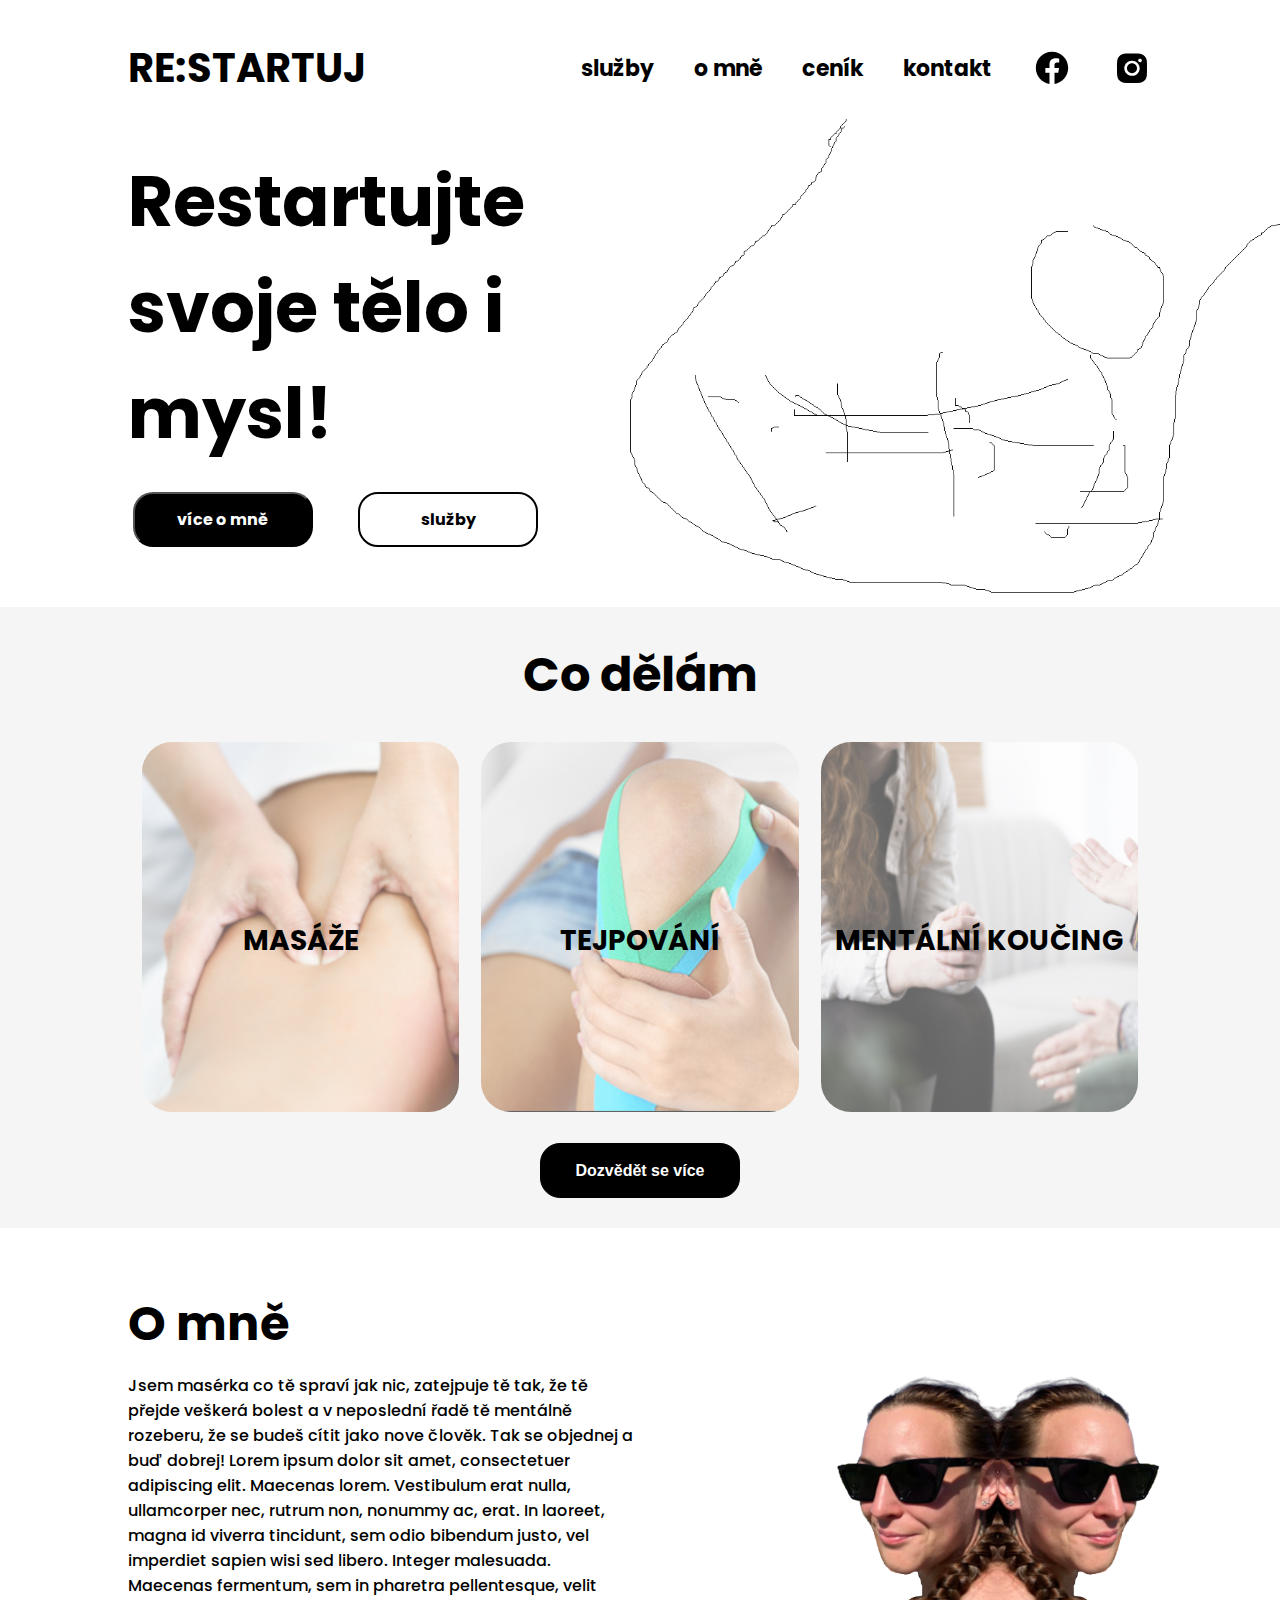
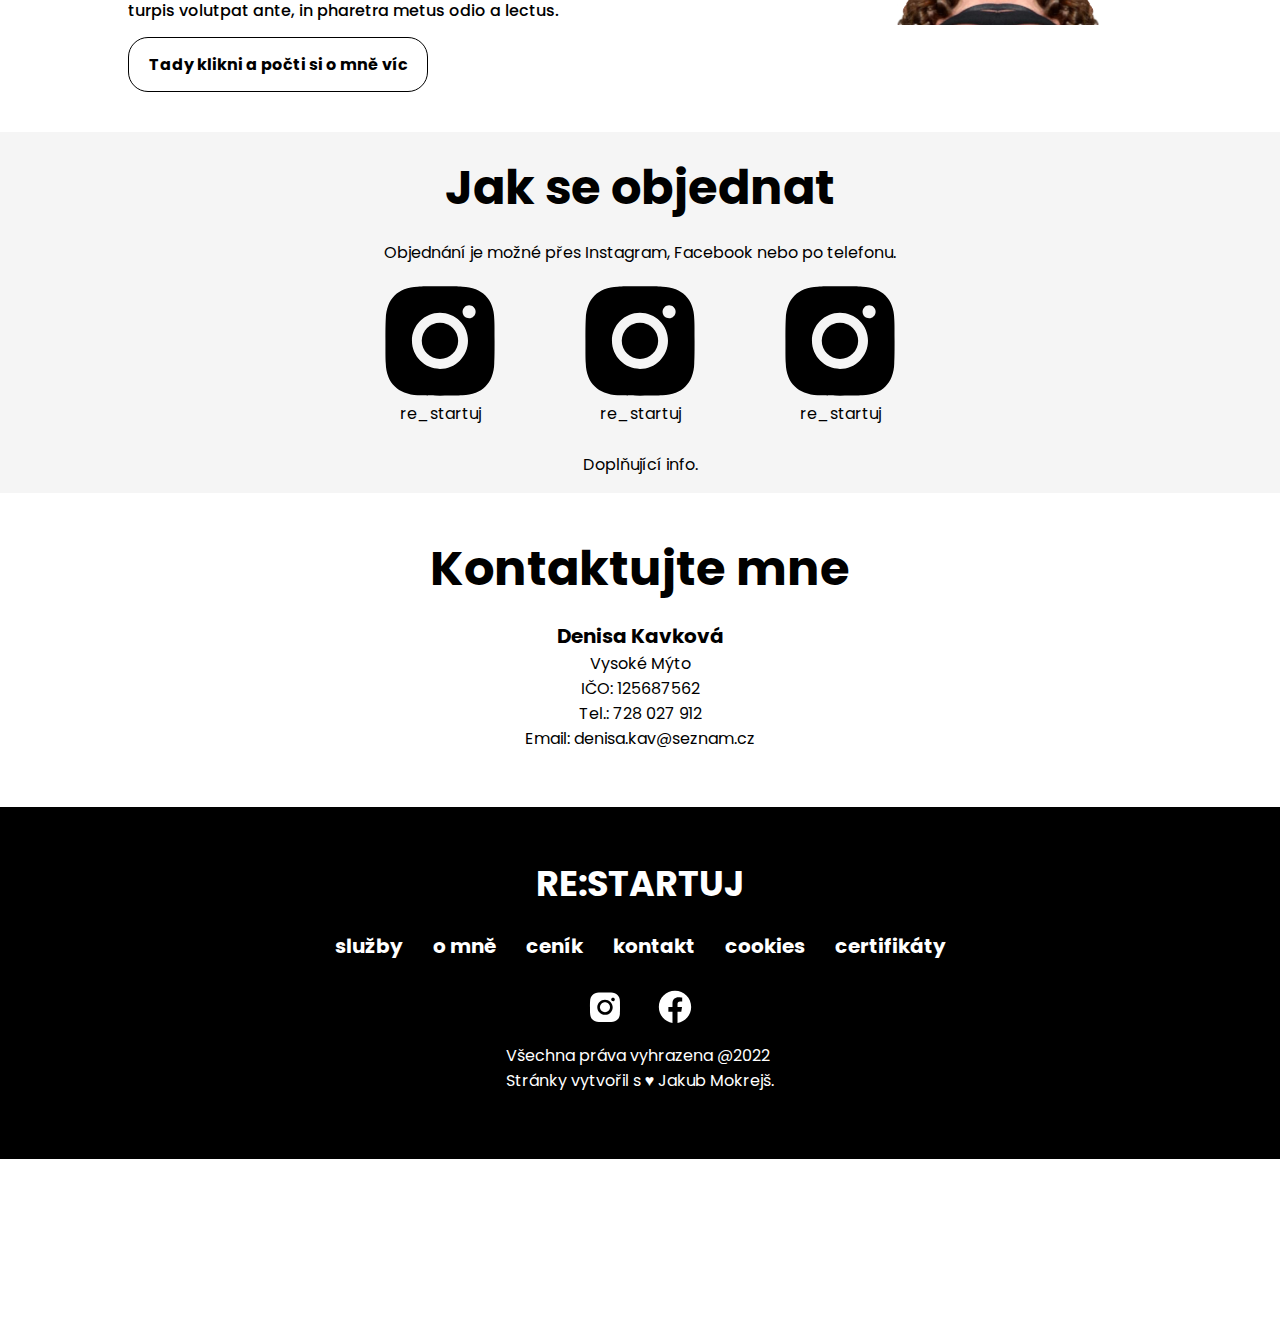
<file: index.html>
<!DOCTYPE html>
<html lang="en">
<head>
    <meta charset="UTF-8">
    <meta http-equiv="X-UA-Compatible" content="IE=edge">
    <meta name="viewport" content="width=device-width, initial-scale=1.0">
    <title>RE:STARTUJ</title>
    <link rel="preconnect" href="https://fonts.googleapis.com">
    <link rel="preconnect" href="https://fonts.gstatic.com" crossorigin>
    <link href="https://fonts.googleapis.com/css2?family=Poppins:wght@400;700&display=swap" rel="stylesheet">
    <link rel="stylesheet" href="./styles/style.css">

    <link rel="shortcut icon" type="image/png"  href="/img/favicon.ico">


    <!-- Google tag (gtag.js) -->
    <script async src="https://www.googletagmanager.com/gtag/js?id=G-HK45LNJ5E2"></script>
    <script>
    window.dataLayer = window.dataLayer || [];
    function gtag(){dataLayer.push(arguments);}
    gtag('js', new Date());

    gtag('config', 'G-HK45LNJ5E2');
    </script>
</head>
<body>
    <section class="wrap-header">
        <div class="head">
            <header>
                <div class="logo-div" >
                    <a href="/index.html"><p>re:startuj</p></a> 
                 </div>
                <a href="#" class="toggle-but">
                    <span class="bar"></span>
                    <span class="bar"></span>
                    <span class="bar"></span>
                </a>
                <div class="menu">
                    <ul class="menu-items">
                        <li class="item"><a href="#">služby</a></li>
                        <li class="item"><a href="#about">o mně</a></li>
                        <li class="item"><a href="/cenik.html">ceník</a></li>
                        <li class="item"><a href="#kontakt">kontakt</a></li>
                        <li class="item"><a href="https://www.facebook.com/restartujkavkova"><img src="img/fb.svg"  class="fb" alt="fb"></a>
                        </li>
                        <li class="item"> <a href="https://www.instagram.com/re_startuj/"><img src="img/ig.svg"  class="ig" alt="ig"></a>
                        </li>
                    </ul>
                </div>
            </header>
        </div>
    </section>

    <section class="hero">
        <div class="center">
            <div class="wrap-hero">
                <div class="text-container">
                    <h1 class="hero-text">Restartujte <br>svoje tělo i <br>mysl!</h1>
                    <div class="button-wrap">
                        <a href="#about"><div class="button-1"><button>více o mně</button></div></a>
                        <a href="#"><div class="button-2"><button>služby</button></div></a>
                        
                    </div>
                    
                </div>
            </div>
        </div>
    </section>

    <section class="boxes">
        <div class="section-heading">
            <h1>Co dělám</h1>
        </div>
        <div class="center">
            <div class="wrap-boxes">
                <div class="box">
                
                        <div class="box-label">
                            <div class="nadpis">
                                <h3>Masáže</h3>
                            </div>                        
                            <a href="#"> 
                                <svg width="129" height="129" fill="none" xmlns="http://www.w3.org/2000/svg"> 
                                    <path d="M64 0h1v129h-1V0Z" fill="#000" stroke="black" stroke-width="0.5" ></path>
                                    <path d="M129 64v1H0v-1h129Z" fill="#000" stroke="black" stroke-width="0.5"></path>
                                </svg> 
                            </a>
                    
                    </div>
                </div>
                <div class="box">
                    <div class="box-label">
                        <div class="nadpis">
                            <h3>Tejpování</h3>
                        </div>                        
                        <a href="#"> 
                            <svg width="129" height="129" fill="none" xmlns="http://www.w3.org/2000/svg"> 
                                <path d="M64 0h1v129h-1V0Z" fill="#000" stroke="black" stroke-width="0.5" ></path>
                                <path d="M129 64v1H0v-1h129Z" fill="#000" stroke="black" stroke-width="0.5"></path>
                            </svg> 
                        </a>
                    </div>
                </div>
                <div class="box">
                    <div class="box-label">
                        <div class="box-label">
                            <div class="nadpis">
                                <h3>Mentální koučing</h3>
                            </div>                        
                            <a href="#"> 
                                <svg width="129" height="129" fill="none" xmlns="http://www.w3.org/2000/svg"> 
                                    <path d="M64 0h1v129h-1V0Z" fill="#000" stroke="black" stroke-width="0.5" ></path>
                                    <path d="M129 64v1H0v-1h129Z" fill="#000" stroke="black" stroke-width="0.5"></path>
                                </svg> 
                            </a>
                        </div>
                    </div>
                </div>
            </div>
        </div>
        <div class="section-button" id="about">
            <a href="#"><button>Dozvědět se více</button></a>
        </div>
    </section>

    <section class="about-wrap">
        <div class="about-box">
            <div class="center">
                <div class="about-text">
                    <h1>O mně</h1>
                    <h2>Jsem masérka co tě spraví jak nic, zatejpuje tě tak, že tě přejde veškerá bolest a v neposlední řadě tě mentálně rozeberu, že se budeš cítit jako nove člověk. Tak se objednej a buď dobrej! Lorem ipsum dolor sit amet, consectetuer adipiscing elit. Maecenas lorem. Vestibulum erat nulla, ullamcorper nec, rutrum non, nonummy ac, erat. In laoreet, magna id viverra tincidunt, sem odio bibendum justo, vel imperdiet sapien wisi sed libero. Integer malesuada. Maecenas fermentum, sem in pharetra pellentesque, velit turpis volutpat ante, in pharetra metus odio a lectus. </h2>
                    <a href="#"><button>Tady klikni a počti si o mně víc</button></a>
                </div>
                <div class="about-foto">
                    <img src="img/profile.png" alt="">
                    <img src="img/profile.png" alt="" class="img-flip">
                </div>
            </div>
        </div>
    </section>

    <section class="obj-wrap">
        <div class="obj-heading">
            <div class="heading"><h1>Jak se objednat</h1></div>
            <div class="sub-head"><p>Objednání je možné přes Instagram, Facebook nebo po telefonu.</p></div>
        </div>
        <div class="wrap-socials">
            <div class="soc"><img src="img/ig-gr.svg" alt="ig"></div>   
            <div class="soc"><img src="img/ig-gr.svg" alt=""> </div>
            <div class="soc"><img src="img/ig-gr.svg" alt="ig"></div>
        </div>
        <div class="wrap-text">
            <div class="text-soc">re_startuj</div>   
            <div class="text-soc">re_startuj</div>
            <div class="text-soc">re_startuj</div>
        </div>
        <div class="wrap-socials" id="kontakt">
            <div class="sub-head"><p>Doplňující info.</p></div>
        </div>
    </section>

    <section class="contact" >
        <div class="contact-wrap">
            <div class="contact-info">
                <h2>Kontaktujte mne</h2>
                <p><b>Denisa Kavková</b><br>Vysoké Mýto<br>IČO: 125687562<br>Tel.: 728 027 912<br>Email: denisa.kav@seznam.cz</p>
                
            </div>
        </div>

    </section>

    <section class="footer">
        <div class="logo-footer" >
            <p>re:startuj</p>
        </div>
        <div class="center">
            <div class="menu-footer">
                <ul>
                    <li class="item-footer"><a href="#">služby</a></li>
                    <li class="item-footer"><a href="#about">o mně</a></li>
                    <li class="item-footer"><a href="/cenik.html">ceník</a></li>
                    <li class="item-footer"><a href="#kontakt">kontakt</a></li>
                    <li class="item-footer"><a href="#">cookies</a></li>
                    <li class="item-footer"><a href="#">certifikáty</a></li>
                </ul>
                
            </div>
        </div>
        
        <div class="footer-socials">
            <a href="https://www.instagram.com/re_startuj/"><div class="soc-ft"><img src="img/ig.svg" alt="ig"></div></a>
            
            <a href="https://www.facebook.com/restartujkavkova"><div class="soc-ft"><img src="img/fb.svg" alt=""> </div></a>   
        </div>
        <div class="claim-footer">
            <p>Všechna práva vyhrazena @2022<br>Stránky vytvořil s &#9829; Jakub Mokrejš.</p>
        </div>

    </section>

    <div id="cookiePopup" class="hide cookies">
        <p>
            Aby vše správně fungovalo, web používá soubory cookie. Některé jsou nutné pro chod webu, jiné umožňují měřit návštěvnost. 
        </p>
        <div class="btns">
            
            <button id="acceptCookie">Souhlasím</button> 
            <a href="#"><button class="secondd">Cookies</button></a>
            <button class="second" id="closeCookie">Zavřít</button>
            
        </div>
        
    </div>

    <script src="script.js"></script>
</body>
</html>
</body>
</html>
</file>
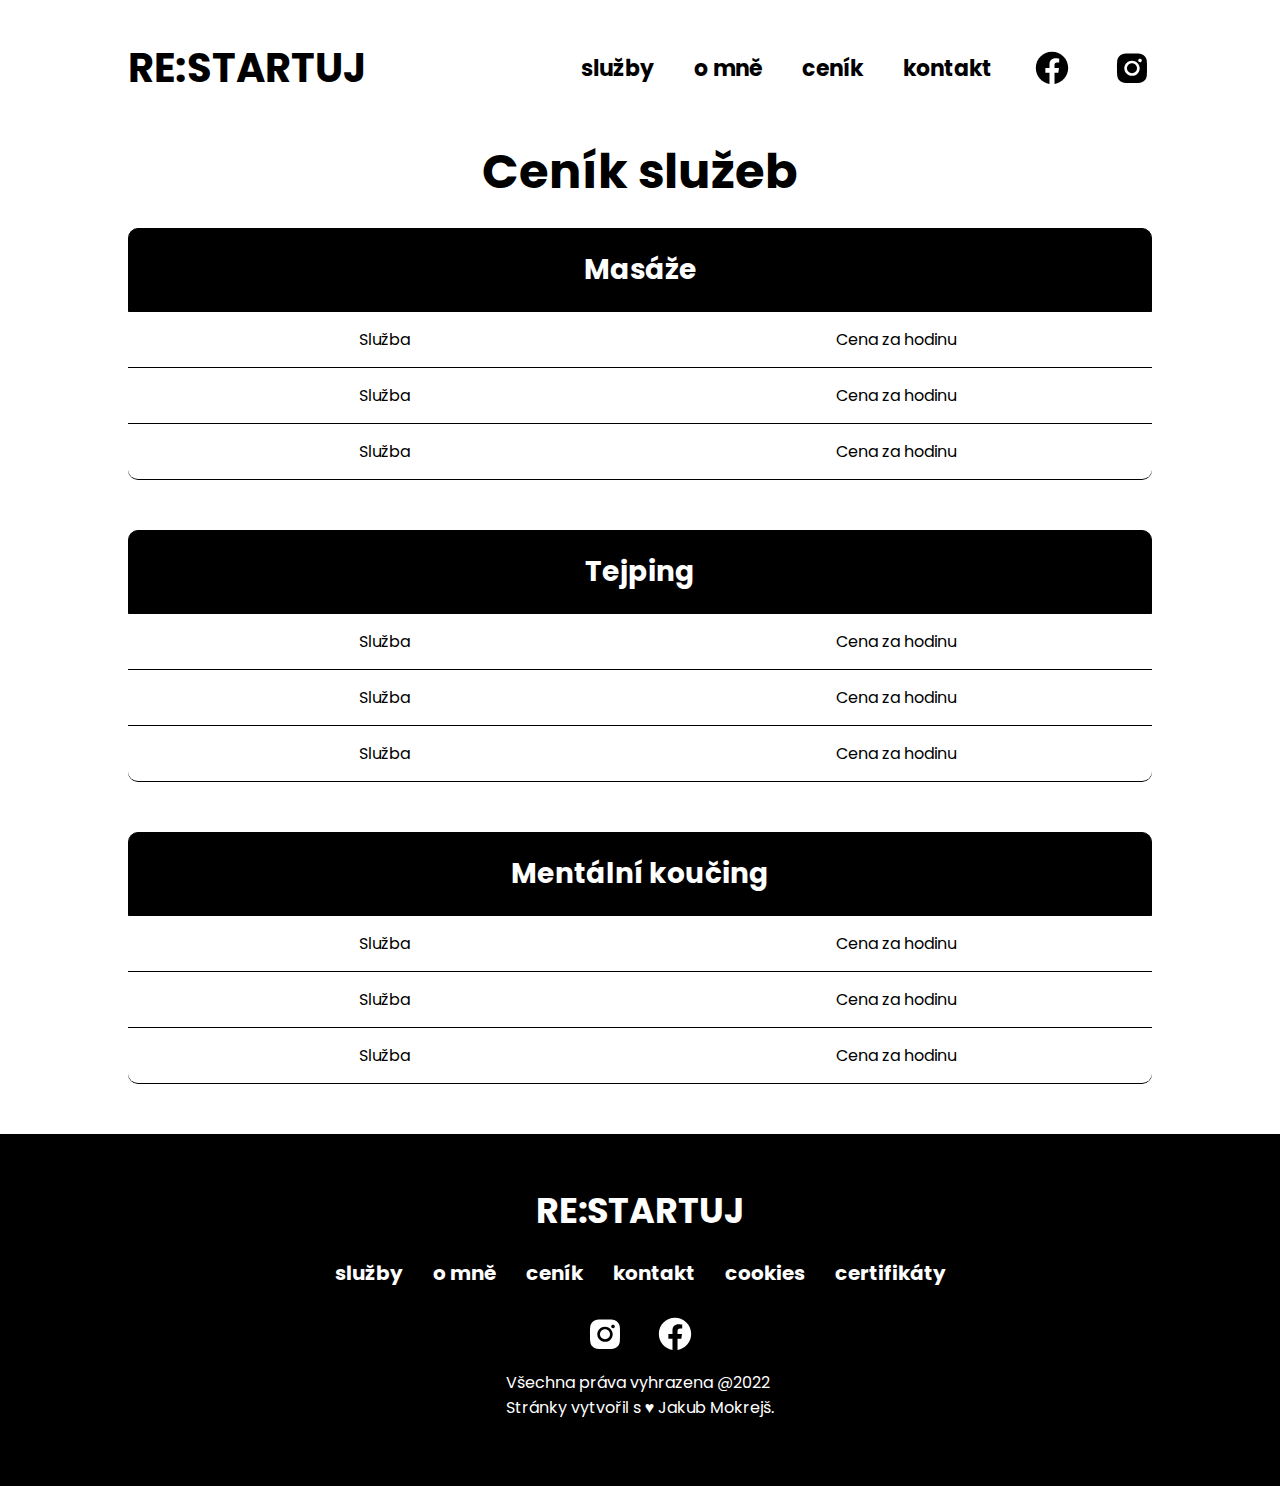
<file: cenik.html>
<!DOCTYPE html>
<html lang="en" class="cenik">
<head>
    <meta charset="UTF-8">
    <meta http-equiv="X-UA-Compatible" content="IE=edge">
    <meta name="viewport" content="width=device-width, initial-scale=1.0">
    <title>RE:STARTUJ</title>
    <link rel="preconnect" href="https://fonts.googleapis.com">
    <link rel="preconnect" href="https://fonts.gstatic.com" crossorigin>
    <link href="https://fonts.googleapis.com/css2?family=Poppins:wght@400;700&display=swap" rel="stylesheet">
    <link rel="stylesheet" href="./styles/style.css">
</head>
<body>
    <section class="wrap-header">
        <div class="head">
            <header>
                <div class="logo-div" >
                   <a href="index.html"><p>re:startuj</p></a> 
                </div>
                <a href="#" class="toggle-but">
                    <span class="bar"></span>
                    <span class="bar"></span>
                    <span class="bar"></span>
                </a>
                <div class="menu">
                    <ul class="menu-items">
                        <li class="item"><a href="#">služby</a></li>
                        <li class="item"><a href="index.html#about">o mně</a></li>
                        <li class="item"><a href="/cenik.html">ceník</a></li>
                        <li class="item"><a href="index.html#kontakt">kontakt</a></li>
                        <li class="item"><a href="https://www.facebook.com/restartujkavkova"><img src="img/fb.svg"  class="fb" alt="fb"></a>
                        </li>
                        <li class="item"> <a href="https://www.instagram.com/re_startuj/"><img src="img/ig.svg"  class="ig" alt="ig"></a>
                        </li>
                    </ul>
                </div>
            </header>
        </div>
    </section>
    <section class="price-table">
        <div class="center">
            <div class="section-heading">
                <h1>Ceník služeb</h1>
            </div>
            <div class="table-center">
                <div class="table">
                    <table class="tg">
                        <thead>
                            <tr>
                                <th class="tg-baqh" colspan="2">Masáže</th>
                            </tr>
                        </thead>
                        <tbody>
                        <tr>
                            <td style="width: 50%;" class="tg-baqh">Služba</td>
                            <td style="width: 50%;"  class="tg-baqh">Cena za hodinu</td>
                        </tr>
                        <tr>
                            <td style="width: 50%;" class="tg-baqh">Služba</td>
                            <td style="width: 50%;"  class="tg-baqh">Cena za hodinu</td>
                        </tr>
                        <tr>
                            <td style="width: 50%;" class="tg-baqh">Služba</td>
                            <td style="width: 50%;"  class="tg-baqh">Cena za hodinu</td>
                        </tr>
                        </tbody>
                    </table>
                </div>
                <div class="table">
                    <table class="tg">
                        <thead>
                            <tr>
                                <th class="tg-baqh" colspan="2">Tejping</th>
                            </tr>
                        </thead>
                        <tbody>
                        <tr>
                            <td style="width: 50%;" class="tg-baqh">Služba</td>
                            <td style="width: 50%;"  class="tg-baqh">Cena za hodinu</td>
                        </tr>
                        <tr>
                            <td style="width: 50%;" class="tg-baqh">Služba</td>
                            <td style="width: 50%;"  class="tg-baqh">Cena za hodinu</td>
                        </tr>
                        <tr>
                            <td style="width: 50%;" class="tg-baqh">Služba</td>
                            <td style="width: 50%;"  class="tg-baqh">Cena za hodinu</td>
                        </tr>
                        </tbody>
                    </table>
                </div>
                <div class="table">
                    <table class="tg">
                        <thead>
                            <tr>
                                <th class="tg-baqh" colspan="2">Mentální koučing</th>
                            </tr>
                        </thead>
                        <tbody>
                        <tr>
                            <td style="width: 50%;" class="tg-baqh">Služba</td>
                            <td style="width: 50%;"  class="tg-baqh">Cena za hodinu</td>
                        </tr>
                        <tr>
                            <td style="width: 50%;" class="tg-baqh">Služba</td>
                            <td style="width: 50%;"  class="tg-baqh">Cena za hodinu</td>
                        </tr>
                        <tr>
                            <td style="width: 50%;" class="tg-baqh">Služba</td>
                            <td style="width: 50%;"  class="tg-baqh">Cena za hodinu</td>
                        </tr>
                        </tbody>
                    </table>
                </div>
            </div>
        </div>

    </section>
    <section class="footer">
        <div class="logo-footer" >
            <p>re:startuj</p>
        </div>
        <div class="center">
            <div class="menu-footer">
                <ul>
                    <li class="item-footer"><a href="/sluzby.html">služby</a></li>
                    <li class="item-footer"><a href="/omne.html">o mně</a></li>
                    <li class="item-footer"><a href="/cenik.html">ceník</a></li>
                    <li class="item-footer"><a href="/kontakt.html">kontakt</a></li>
                    <li class="item-footer"><a href="#">cookies</a></li>
                    <li class="item-footer"><a href="/omne.html">certifikáty</a></li>
                </ul>
                
            </div>
        </div>
        
        <div class="footer-socials">
            <a href="https://www.instagram.com/re_startuj/"><div class="soc-ft"><img src="img/ig.svg" alt="ig"></div></a>
            
            <a href="https://www.facebook.com/restartujkavkova"><div class="soc-ft"><img src="img/fb.svg" alt=""> </div></a>   
        </div>
        <div class="claim-footer">
            <p>Všechna práva vyhrazena @2022<br>Stránky vytvořil s &#9829; Jakub Mokrejš.</p>
        </div>

    </section>
    <script src="script.js"></script>
</body>
</html>
</file>
<file: styles/style.css>
body {
  display: -webkit-box;
  display: -ms-flexbox;
  display: flex;
  -webkit-box-orient: vertical;
  -webkit-box-direction: normal;
      -ms-flex-direction: column;
          flex-direction: column;
  margin: auto;
  font-family: 'Poppins', sans-serif;
  max-width: 1920px;
  top: 0;
}

.wrap-header {
  display: -webkit-box;
  display: -ms-flexbox;
  display: flex;
  position: sticky;
  position: -webkit-sticky;
  top: 0;
  -webkit-box-orient: vertical;
  -webkit-box-direction: normal;
      -ms-flex-direction: column;
          flex-direction: column;
  background-color: white;
  z-index: 99;
  -webkit-box-pack: center;
      -ms-flex-pack: center;
          justify-content: center;
}

.head {
  display: -webkit-box;
  display: -ms-flexbox;
  display: flex;
  -webkit-box-pack: center;
      -ms-flex-pack: center;
          justify-content: center;
  -webkit-box-orient: horizontal;
  -webkit-box-direction: normal;
      -ms-flex-direction: row;
          flex-direction: row;
}

header {
  display: -webkit-box;
  display: -ms-flexbox;
  display: flex;
  -webkit-box-orient: horizontal;
  -webkit-box-direction: normal;
      -ms-flex-direction: row;
          flex-direction: row;
  -webkit-box-pack: justify;
      -ms-flex-pack: justify;
          justify-content: space-between;
  margin-top: 2em;
  width: 80%;
  -webkit-box-align: start;
      -ms-flex-align: start;
          align-items: flex-start;
  background-color: white;
  z-index: 99;
}

.logo-div {
  display: -webkit-box;
  display: -ms-flexbox;
  display: flex;
  -ms-flex-item-align: center;
      align-self: center;
}

.logo-div a {
  text-decoration: none;
  font-family: 'Poppins', sans-serif;
  font-size: 40px;
  color: black;
  font-weight: 700;
  text-transform: uppercase;
  margin: 0;
}

.logo-div a p {
  font-family: 'Poppins', sans-serif;
  font-size: 40px;
  color: black;
  font-weight: 700;
  text-transform: uppercase;
  margin: 0;
}

.toggle-but {
  position: absolute;
  top: 1rem;
  right: 2rem;
  display: none;
  -webkit-box-orient: vertical;
  -webkit-box-direction: normal;
      -ms-flex-direction: column;
          flex-direction: column;
  -webkit-box-pack: justify;
      -ms-flex-pack: justify;
          justify-content: space-between;
  width: 35px;
  height: 21px;
}

.toggle-but .bar {
  height: 4px;
  width: 100%;
  background-color: #000000;
  border-radius: 100px;
}

.menu {
  display: -webkit-box;
  display: -ms-flexbox;
  display: flex;
  -webkit-box-pack: center;
      -ms-flex-pack: center;
          justify-content: center;
}

.menu .menu-items {
  display: -webkit-box;
  display: -ms-flexbox;
  display: flex;
  -webkit-box-orient: horizontal;
  -webkit-box-direction: normal;
      -ms-flex-direction: row;
          flex-direction: row;
  padding: 0;
}

.menu .menu-items .item {
  display: -webkit-box;
  display: -ms-flexbox;
  display: flex;
  -ms-flex-item-align: center;
      align-self: center;
  margin-right: 40px;
}

.menu .menu-items .item a {
  font-family: 'Poppins', sans-serif;
  font-size: 22px;
  color: black;
  font-weight: 700;
  text-decoration: none;
}

.menu .menu-items .item a img {
  display: -webkit-box;
  display: -ms-flexbox;
  display: flex;
  -ms-flex-item-align: center;
      align-self: center;
  height: 40px;
}

.menu .menu-items .item a:hover {
  color: #af9e3e;
  -webkit-transition: 0.7s;
  transition: 0.7s;
}

.menu .menu-items .item:last-child {
  margin-right: 0px;
}

.menu .menu-items .item:hover {
  color: #af9e3e;
}

.hero {
  display: -webkit-box;
  display: -ms-flexbox;
  display: flex;
  -webkit-box-orient: vertical;
  -webkit-box-direction: normal;
      -ms-flex-direction: column;
          flex-direction: column;
  -webkit-box-pack: center;
      -ms-flex-pack: center;
          justify-content: center;
  height: 90%;
  background: url(../img/1920x700.png);
  background-repeat: no-repeat;
  background-size: cover;
}

.hero .center {
  display: -webkit-box;
  display: -ms-flexbox;
  display: flex;
  -webkit-box-pack: center;
      -ms-flex-pack: center;
          justify-content: center;
}

.hero .center .wrap-hero {
  display: -webkit-box;
  display: -ms-flexbox;
  display: flex;
  -webkit-box-pack: justify;
      -ms-flex-pack: justify;
          justify-content: space-between;
  width: 80%;
  margin: 20px 0;
}

.hero .center .wrap-hero .text-container {
  display: -webkit-box;
  display: -ms-flexbox;
  display: flex;
  -webkit-box-orient: vertical;
  -webkit-box-direction: normal;
      -ms-flex-direction: column;
          flex-direction: column;
  width: 40%;
  margin-bottom: 40px;
}

.hero .center .wrap-hero .text-container .hero-text {
  display: -webkit-box;
  display: -ms-flexbox;
  display: flex;
  -webkit-box-pack: start;
      -ms-flex-pack: start;
          justify-content: flex-start;
  font-size: 70px;
  margin: 25px 0;
}

.hero .center .wrap-hero .text-container .button-wrap {
  display: -webkit-box;
  display: -ms-flexbox;
  display: flex;
  -webkit-box-orient: horizontal;
  -webkit-box-direction: normal;
      -ms-flex-direction: row;
          flex-direction: row;
  -webkit-box-pack: start;
      -ms-flex-pack: start;
          justify-content: flex-start;
}

.hero .center .wrap-hero .text-container .button-wrap a {
  text-decoration: none;
}

.hero .center .wrap-hero .text-container .button-wrap a .button-1 {
  display: -webkit-box;
  display: -ms-flexbox;
  display: flex;
  margin-right: 45px;
  margin-left: 5px;
}

.hero .center .wrap-hero .text-container .button-wrap a .button-1 button {
  background: black;
  border-radius: 20px;
  cursor: pointer;
  font-family: 'Poppins', sans-serif;
  font-weight: 700;
  font-size: 16px;
  color: white;
  height: 55px;
  width: 180px;
}

.hero .center .wrap-hero .text-container .button-wrap a .button-1 button:hover {
  color: #af9e3e;
  font-size: 18px;
  -webkit-transition: 0.7s;
  transition: 0.7s;
}

.hero .center .wrap-hero .text-container .button-wrap a {
  text-decoration: none;
}

.hero .center .wrap-hero .text-container .button-wrap a .button-2 {
  display: -webkit-box;
  display: -ms-flexbox;
  display: flex;
}

.hero .center .wrap-hero .text-container .button-wrap a .button-2 button {
  background: white;
  border-radius: 20px;
  cursor: pointer;
  font-family: 'Poppins', sans-serif;
  font-weight: 700;
  font-size: 16px;
  color: black;
  height: 55px;
  width: 180px;
  border: 2px solid black;
}

.hero .center .wrap-hero .text-container .button-wrap a .button-2 button:hover {
  color: #af9e3e;
  -webkit-transition: 0.7s;
  transition: 0.7s;
  font-size: 18px;
}

.boxes {
  display: -webkit-box;
  display: -ms-flexbox;
  display: flex;
  -webkit-box-orient: vertical;
  -webkit-box-direction: normal;
      -ms-flex-direction: column;
          flex-direction: column;
  -webkit-box-pack: center;
      -ms-flex-pack: center;
          justify-content: center;
  background-color: rgba(232, 232, 232, 0.425);
  padding-bottom: 30px;
}

.boxes .section-heading {
  display: -webkit-box;
  display: -ms-flexbox;
  display: flex;
  -webkit-box-pack: center;
      -ms-flex-pack: center;
          justify-content: center;
}

.boxes .section-heading h1 {
  font-size: 48px;
  margin-bottom: 20px;
}

.boxes .center {
  display: -webkit-box;
  display: -ms-flexbox;
  display: flex;
  -webkit-box-pack: center;
      -ms-flex-pack: center;
          justify-content: center;
}

.boxes .center .wrap-boxes {
  display: -webkit-box;
  display: -ms-flexbox;
  display: flex;
  -webkit-box-orient: horizontal;
  -webkit-box-direction: normal;
      -ms-flex-direction: row;
          flex-direction: row;
  -webkit-box-pack: center;
      -ms-flex-pack: center;
          justify-content: center;
  -ms-flex-wrap: wrap;
      flex-wrap: wrap;
  width: 80%;
}

.boxes .center .wrap-boxes .box {
  display: -webkit-box;
  display: -ms-flexbox;
  display: flex;
  -webkit-box-pack: center;
      -ms-flex-pack: center;
          justify-content: center;
  width: 31%;
  height: 370px;
  margin: 11px;
  -webkit-box-align: center;
      -ms-flex-align: center;
          align-items: center;
  border-radius: 30px;
}

.boxes .center .wrap-boxes .box .box-label {
  display: -webkit-box;
  display: -ms-flexbox;
  display: flex;
  -webkit-box-align: center;
      -ms-flex-align: center;
          align-items: center;
  -webkit-box-pack: center;
      -ms-flex-pack: center;
          justify-content: center;
  -webkit-box-orient: vertical;
  -webkit-box-direction: normal;
      -ms-flex-direction: column;
          flex-direction: column;
}

.boxes .center .wrap-boxes .box .box-label .nadpis {
  display: -webkit-box;
  display: -ms-flexbox;
  display: flex;
  -webkit-box-pack: center;
      -ms-flex-pack: center;
          justify-content: center;
  -webkit-box-align: center;
      -ms-flex-align: center;
          align-items: center;
}

.boxes .center .wrap-boxes .box .box-label .nadpis h3 {
  font-family: 'Poppins', sans-serif;
  font-size: 28px;
  font-weight: 700;
  text-transform: uppercase;
  text-align: center;
  height: 100%;
  margin-bottom: 0;
}

.boxes .center .wrap-boxes .box .box-label a svg {
  display: none;
  -webkit-transition: -webkit-transform 2s;
  transition: -webkit-transform 2s;
  transition: transform 2s;
  transition: transform 2s, -webkit-transform 2s;
}

.boxes .center .wrap-boxes .box .box-label a svg:hover {
  -webkit-transform: rotate(180deg);
          transform: rotate(180deg);
}

@-webkit-keyframes bottom {
  0% {
    -webkit-transform: rotate(180deg);
            transform: rotate(180deg);
    -webkit-animation-timing-function: ease-in;
            animation-timing-function: ease-in;
  }
  100% {
    -webkit-transform: rotate(0deg);
            transform: rotate(0deg);
    -webkit-animation-timing-function: ease-in;
            animation-timing-function: ease-in;
  }
}

@keyframes bottom {
  0% {
    -webkit-transform: rotate(180deg);
            transform: rotate(180deg);
    -webkit-animation-timing-function: ease-in;
            animation-timing-function: ease-in;
  }
  100% {
    -webkit-transform: rotate(0deg);
            transform: rotate(0deg);
    -webkit-animation-timing-function: ease-in;
            animation-timing-function: ease-in;
  }
}

.boxes .center .wrap-boxes .box:first-of-type {
  background-image: -webkit-gradient(linear, left top, right top, from(rgba(255, 255, 255, 0.396)), to(rgba(255, 255, 255, 0.368))), url("../img/massage.png");
  background-image: linear-gradient(to right, rgba(255, 255, 255, 0.396), rgba(255, 255, 255, 0.368)), url("../img/massage.png");
  background-repeat: no-repeat;
  background-size: cover;
}

.boxes .center .wrap-boxes .box:first-of-type:hover {
  background-image: -webkit-gradient(linear, left top, right top, from(rgba(173, 170, 153, 0.356))), url("../img/massage.png");
  background-image: linear-gradient(to right, rgba(173, 170, 153, 0.356) rgba(173, 170, 153, 0.356)), url("../img/massage.png");
}

.boxes .center .wrap-boxes .box:first-of-type:hover a svg {
  display: -webkit-box;
  display: -ms-flexbox;
  display: flex;
  -webkit-animation: bottom 0.5s;
          animation: bottom 0.5s;
}

.boxes .center .wrap-boxes .box:first-of-type:hover .box-label .nadpis h3 {
  display: none;
}

.boxes .center .wrap-boxes .box:nth-of-type(2n) {
  background-image: -webkit-gradient(linear, left top, right top, from(rgba(255, 255, 255, 0.396)), to(rgba(255, 255, 255, 0.368))), url("../img/tejping.jpg");
  background-image: linear-gradient(to right, rgba(255, 255, 255, 0.396), rgba(255, 255, 255, 0.368)), url("../img/tejping.jpg");
  background-repeat: no-repeat;
  background-size: cover;
}

.boxes .center .wrap-boxes .box:nth-of-type(2n):hover {
  background-image: -webkit-gradient(linear, left top, right top, from(rgba(173, 170, 153, 0.356))), url("../img/tejping.jpg");
  background-image: linear-gradient(to right, rgba(173, 170, 153, 0.356) rgba(173, 170, 153, 0.356)), url("../img/tejping.jpg");
}

.boxes .center .wrap-boxes .box:nth-of-type(2n):hover a svg {
  display: -webkit-box;
  display: -ms-flexbox;
  display: flex;
  -webkit-animation: bottom 0.5s;
          animation: bottom 0.5s;
}

.boxes .center .wrap-boxes .box:nth-of-type(2n):hover .box-label .nadpis h3 {
  display: none;
}

.boxes .center .wrap-boxes .box:last-of-type {
  background-image: -webkit-gradient(linear, left top, right top, from(rgba(255, 255, 255, 0.396)), to(rgba(255, 255, 255, 0.368))), url("../img/mental-coaching.jpeg");
  background-image: linear-gradient(to right, rgba(255, 255, 255, 0.396), rgba(255, 255, 255, 0.368)), url("../img/mental-coaching.jpeg");
  background-repeat: no-repeat;
  background-size: cover;
}

.boxes .center .wrap-boxes .box:last-of-type:hover {
  background-image: -webkit-gradient(linear, left top, right top, from(rgba(173, 170, 153, 0.356))), url("../img/mental-coaching.jpeg");
  background-image: linear-gradient(to right, rgba(173, 170, 153, 0.356) rgba(173, 170, 153, 0.356)), url("../img/mental-coaching.jpeg");
}

.boxes .center .wrap-boxes .box:last-of-type:hover a svg {
  display: -webkit-box;
  display: -ms-flexbox;
  display: flex;
  -webkit-animation: bottom 0.5s;
          animation: bottom 0.5s;
}

.boxes .center .wrap-boxes .box:last-of-type:hover .box-label .nadpis h3 {
  display: none;
}

.boxes .section-button {
  display: -webkit-box;
  display: -ms-flexbox;
  display: flex;
  -webkit-box-pack: center;
      -ms-flex-pack: center;
          justify-content: center;
}

.boxes .section-button a {
  margin-top: 20px;
}

.boxes .section-button a button {
  width: 200px;
  height: 55px;
  border-radius: 20px;
  font-size: 16px;
  font-weight: 700;
  color: #fff;
  background-color: #000;
  cursor: pointer;
  border: 1px solid #000;
}

.about-wrap {
  display: -webkit-box;
  display: -ms-flexbox;
  display: flex;
  -webkit-box-orient: vertical;
  -webkit-box-direction: normal;
      -ms-flex-direction: column;
          flex-direction: column;
  margin-top: 60px;
  margin-bottom: 20px;
}

.about-wrap .about-box {
  display: -webkit-box;
  display: -ms-flexbox;
  display: flex;
  -webkit-box-orient: horizontal;
  -webkit-box-direction: normal;
      -ms-flex-direction: row;
          flex-direction: row;
  -webkit-box-pack: center;
      -ms-flex-pack: center;
          justify-content: center;
}

.about-wrap .about-box .center {
  display: -webkit-box;
  display: -ms-flexbox;
  display: flex;
  -webkit-box-pack: justify;
      -ms-flex-pack: justify;
          justify-content: space-between;
  width: 80%;
  -webkit-box-align: center;
      -ms-flex-align: center;
          align-items: center;
}

.about-wrap .about-box .center .about-foto {
  display: -webkit-box;
  display: -ms-flexbox;
  display: flex;
  -webkit-box-pack: center;
      -ms-flex-pack: center;
          justify-content: center;
  -webkit-box-align: center;
      -ms-flex-align: center;
          align-items: center;
  height: -webkit-fit-content;
  height: -moz-fit-content;
  height: fit-content;
  width: 30%;
  margin-left: 105px;
}

.about-wrap .about-box .center .about-foto img {
  height: 250px;
}

.about-wrap .about-box .center .about-foto .img-flip {
  height: 250px;
  -webkit-transform: scaleX(-1);
          transform: scaleX(-1);
  z-index: -1;
}

.about-wrap .about-box .center .about-text {
  height: -webkit-fit-content;
  height: -moz-fit-content;
  height: fit-content;
  width: 70%;
  margin-right: 105px;
  margin-left: 0px;
  margin-bottom: 20px;
}

.about-wrap .about-box .center .about-text h1 {
  font-size: 48px;
  margin: 0;
}

.about-wrap .about-box .center .about-text h2 {
  font-size: 16px;
  font-weight: 500;
}

.about-wrap .about-box .center .about-text a {
  text-decoration: none;
}

.about-wrap .about-box .center .about-text a button {
  background: rgba(0, 0, 0, 0);
  border-radius: 20px;
  cursor: pointer;
  font-family: 'Poppins', sans-serif;
  font-weight: 700;
  font-size: 16px;
  height: 55px;
  width: 300px;
  border: 1px solid black;
  color: #000000;
}

.obj-wrap {
  display: -webkit-box;
  display: -ms-flexbox;
  display: flex;
  -webkit-box-pack: center;
      -ms-flex-pack: center;
          justify-content: center;
  -webkit-box-orient: vertical;
  -webkit-box-direction: normal;
      -ms-flex-direction: column;
          flex-direction: column;
  background-color: rgba(232, 232, 232, 0.425);
  padding-top: 20px;
}

.obj-wrap .obj-heading {
  display: -webkit-box;
  display: -ms-flexbox;
  display: flex;
  -webkit-box-orient: vertical;
  -webkit-box-direction: normal;
      -ms-flex-direction: column;
          flex-direction: column;
}

.obj-wrap .obj-heading .heading {
  display: -webkit-box;
  display: -ms-flexbox;
  display: flex;
  -webkit-box-pack: center;
      -ms-flex-pack: center;
          justify-content: center;
}

.obj-wrap .obj-heading .heading h1 {
  margin: 0;
  font-size: 48px;
  font-family: 'Poppins', sans-serif;
}

.obj-wrap .obj-heading .sub-head {
  display: -webkit-box;
  display: -ms-flexbox;
  display: flex;
  -webkit-box-pack: center;
      -ms-flex-pack: center;
          justify-content: center;
}

.obj-wrap .obj-heading .sub-head p {
  font-family: 'Poppins', sans-serif;
}

.obj-wrap .wrap-socials {
  display: -webkit-box;
  display: -ms-flexbox;
  display: flex;
  -webkit-box-orient: horizontal;
  -webkit-box-direction: normal;
      -ms-flex-direction: row;
          flex-direction: row;
  -webkit-box-pack: center;
      -ms-flex-pack: center;
          justify-content: center;
}

.obj-wrap .wrap-socials .soc {
  display: -webkit-box;
  display: -ms-flexbox;
  display: flex;
  height: 120px;
  margin-right: 80px;
}

.obj-wrap .wrap-socials .soc:last-child {
  margin-right: 0;
}

.obj-wrap .wrap-text {
  display: -webkit-box;
  display: -ms-flexbox;
  display: flex;
  -webkit-box-orient: horizontal;
  -webkit-box-direction: normal;
      -ms-flex-direction: row;
          flex-direction: row;
  -webkit-box-pack: center;
      -ms-flex-pack: center;
          justify-content: center;
}

.obj-wrap .wrap-text .text-soc {
  display: -webkit-box;
  display: -ms-flexbox;
  display: flex;
  -webkit-box-pack: center;
      -ms-flex-pack: center;
          justify-content: center;
  margin-right: 80px;
  width: 120px;
  text-align: center;
  padding-bottom: 10px;
}

.obj-wrap .wrap-text .text-soc:last-child {
  margin-right: 0;
}

.contact {
  display: -webkit-box;
  display: -ms-flexbox;
  display: flex;
  -webkit-box-orient: vertical;
  -webkit-box-direction: normal;
      -ms-flex-direction: column;
          flex-direction: column;
  -webkit-box-pack: center;
      -ms-flex-pack: center;
          justify-content: center;
  padding: 40px 0;
}

.contact .contact-wrap {
  display: -webkit-box;
  display: -ms-flexbox;
  display: flex;
  -webkit-box-orient: horizontal;
  -webkit-box-direction: normal;
      -ms-flex-direction: row;
          flex-direction: row;
  -webkit-box-pack: center;
      -ms-flex-pack: center;
          justify-content: center;
}

.contact .contact-wrap .contact-info {
  display: -webkit-box;
  display: -ms-flexbox;
  display: flex;
  -webkit-box-orient: vertical;
  -webkit-box-direction: normal;
      -ms-flex-direction: column;
          flex-direction: column;
  -ms-flex-item-align: center;
      align-self: center;
  margin: 0;
}

.contact .contact-wrap .contact-info h2 {
  font-size: 48px;
  margin: 0 0;
}

.contact .contact-wrap .contact-info p {
  font-size: 16px;
  text-align: center;
}

.contact .contact-wrap .contact-info p b {
  font-size: 20px;
}

.footer {
  display: -webkit-box;
  display: -ms-flexbox;
  display: flex;
  -webkit-box-orient: vertical;
  -webkit-box-direction: normal;
      -ms-flex-direction: column;
          flex-direction: column;
  -webkit-box-pack: center;
      -ms-flex-pack: center;
          justify-content: center;
  background-color: black;
}

.footer .logo-footer {
  display: -webkit-box;
  display: -ms-flexbox;
  display: flex;
  -webkit-box-pack: center;
      -ms-flex-pack: center;
          justify-content: center;
  font-family: 'Poppins', sans-serif;
  font-size: 35px;
  color: white;
  font-weight: 700;
  text-transform: uppercase;
  margin: 50px 0 5px 0;
}

.footer .logo-footer p {
  margin: 0;
}

.footer .menu-footer {
  display: -webkit-box;
  display: -ms-flexbox;
  display: flex;
  -webkit-box-orient: horizontal;
  -webkit-box-direction: normal;
      -ms-flex-direction: row;
          flex-direction: row;
  -webkit-box-pack: center;
      -ms-flex-pack: center;
          justify-content: center;
  font-family: 'Poppins', sans-serif;
  margin: 0px 0 10px 0;
}

.footer .menu-footer ul {
  display: -webkit-box;
  display: -ms-flexbox;
  display: flex;
  -webkit-box-orient: horizontal;
  -webkit-box-direction: normal;
      -ms-flex-direction: row;
          flex-direction: row;
  padding: 0;
}

.footer .menu-footer ul .item-footer {
  display: -webkit-box;
  display: -ms-flexbox;
  display: flex;
  margin-right: 30px;
}

.footer .menu-footer ul .item-footer a {
  text-decoration: none;
  color: white;
  font-size: 20px;
  font-weight: 700;
  text-transform: lowercase;
}

.footer .menu-footer ul .item-footer a:hover {
  color: #af9e3e;
  -webkit-transition: 0.7s;
  transition: 0.7s;
}

.footer .menu-footer ul .item-footer:last-child {
  margin-right: 0;
}

.footer .footer-socials {
  display: -webkit-box;
  display: -ms-flexbox;
  display: flex;
  -webkit-box-orient: horizontal;
  -webkit-box-direction: normal;
      -ms-flex-direction: row;
          flex-direction: row;
  -webkit-box-pack: center;
      -ms-flex-pack: center;
          justify-content: center;
}

.footer .footer-socials .soc-ft {
  display: -webkit-box;
  display: -ms-flexbox;
  display: flex;
  height: 40px;
  margin-right: 15px;
}

.footer .footer-socials .soc-ft img {
  -webkit-filter: invert(100%);
          filter: invert(100%);
}

.footer .footer-socials .soc-ft:last-child {
  margin-left: 15px;
}

.footer .claim-footer {
  display: -webkit-box;
  display: -ms-flexbox;
  display: flex;
  -webkit-box-orient: horizontal;
  -webkit-box-direction: normal;
      -ms-flex-direction: row;
          flex-direction: row;
  -webkit-box-pack: center;
      -ms-flex-pack: center;
          justify-content: center;
  margin: 0 0 50px 0;
}

.footer .claim-footer p {
  color: white;
}

.footer .add-footer {
  display: -webkit-box;
  display: -ms-flexbox;
  display: flex;
  -webkit-box-orient: horizontal;
  -webkit-box-direction: normal;
      -ms-flex-direction: row;
          flex-direction: row;
  -webkit-box-pack: center;
      -ms-flex-pack: center;
          justify-content: center;
  margin: 0 0 10px 0;
}

.footer .add-footer p {
  color: white;
  margin-right: 20px;
}

.footer .add-footer p:last-of-type {
  margin-right: 0;
}

.price-table {
  display: -webkit-box;
  display: -ms-flexbox;
  display: flex;
  -webkit-box-pack: center;
      -ms-flex-pack: center;
          justify-content: center;
  width: 100%;
}

.price-table .center {
  display: -webkit-box;
  display: -ms-flexbox;
  display: flex;
  -webkit-box-pack: center;
      -ms-flex-pack: center;
          justify-content: center;
  width: 80%;
  -webkit-box-orient: vertical;
  -webkit-box-direction: normal;
      -ms-flex-direction: column;
          flex-direction: column;
}

.price-table .center .section-heading {
  display: -webkit-box;
  display: -ms-flexbox;
  display: flex;
  -webkit-box-pack: center;
      -ms-flex-pack: center;
          justify-content: center;
}

.price-table .center .section-heading h1 {
  font-size: 48px;
  margin-bottom: 20px;
}

.price-table .center .table-center {
  display: -webkit-box;
  display: -ms-flexbox;
  display: flex;
  -webkit-box-orient: vertical;
  -webkit-box-direction: normal;
      -ms-flex-direction: column;
          flex-direction: column;
  -webkit-box-align: center;
      -ms-flex-align: center;
          align-items: center;
  width: 100%;
}

.price-table .center .table-center .table {
  display: -webkit-box;
  display: -ms-flexbox;
  display: flex;
  -webkit-box-pack: center;
      -ms-flex-pack: center;
          justify-content: center;
  width: 100%;
  overflow-x: auto;
  margin-bottom: 50px;
}

.price-table .center .table-center .table .tg {
  border-spacing: 0;
  width: 100%;
}

.price-table .center .table-center .table .tg thead tr {
  width: 100%;
}

.price-table .center .table-center .table .tg thead tr .tg-baqh {
  border: 1px solid black;
  background-color: black;
  border-top-left-radius: 10px;
  border-top-right-radius: 10px;
  font-size: 28px;
  font-weight: 700;
  color: white;
  width: 100% !important;
  padding: 20px 0px;
  word-break: normal;
  vertical-align: middle;
}

.price-table .center .table-center .table .tg tbody tr {
  width: 100%;
}

.price-table .center .table-center .table .tg tbody tr .tg-baqh {
  border-bottom: 1px groove black;
  font-size: 16px;
  background-color: white;
  color: black;
  overflow: hidden;
  padding: 15px 25px;
  word-break: normal;
  text-align: center;
  vertical-align: middle;
}

.price-table .center .table-center .table .tg tbody tr:last-child .tg-baqh:nth-child(1) {
  border-bottom-left-radius: 10px;
}

.price-table .center .table-center .table .tg tbody tr:last-child .tg-baqh:last-child {
  border-bottom-right-radius: 10px;
}

.cookies {
  background-color: #ffffff;
  position: -webkit-sticky;
  position: sticky;
  font-size: 14px;
  width: 40%;
  -webkit-box-shadow: 0 0 2em rgba(5, 0, 31, 0.15);
          box-shadow: 0 0 2em rgba(5, 0, 31, 0.15);
  text-align: right;
  line-height: 1.8em;
  padding: 2em 1.4em;
  border-radius: 6px;
  -webkit-transition: all 0.5s ease-in;
  transition: all 0.5s ease-in;
}

.btns {
  display: -webkit-box;
  display: -ms-flexbox;
  display: flex;
  -webkit-box-orient: horizontal;
  -webkit-box-direction: normal;
      -ms-flex-direction: row;
          flex-direction: row;
  -webkit-box-pack: center;
      -ms-flex-pack: center;
          justify-content: center;
}

.btns button {
  background-color: #000000;
  border: none;
  color: #ffffff;
  font-size: 1em;
  padding: 0.7em 1em;
  margin-right: 20px;
  border-radius: 15px;
}

.btns .second {
  background-color: #ffffff;
  border: 1px solid #000000;
  color: #000000;
  font-size: 1em;
  padding: 0.7em 1em;
  margin-right: 20px;
  border-radius: 15px;
}

.btns .secondd {
  background-color: #ffffff;
  border: none;
  text-decoration: underline;
  color: #000000;
  font-size: 1em;
  padding: 0.7em 1em;
  margin-right: 20px;
  border-radius: 15px;
}

#cookiePopup p {
  text-align: center;
  font-weight: bold;
  margin: 0.5em 0.4em;
}

#cookiePopup a {
  color: #000000;
}

.hide {
  visibility: hidden;
  bottom: 0;
  right: 0em;
}

.show {
  visibility: visible;
  bottom: 0.5em;
  left: 0.5em;
}

@media only screen and (max-width: 1150px) {
  header {
    display: -webkit-box;
    display: -ms-flexbox;
    display: flex;
    -webkit-box-orient: horizontal;
    -webkit-box-direction: normal;
        -ms-flex-direction: row;
            flex-direction: row;
    -webkit-box-pack: justify;
        -ms-flex-pack: justify;
            justify-content: space-between;
    margin-top: 2em;
    width: 90%;
    -webkit-box-align: start;
        -ms-flex-align: start;
            align-items: flex-start;
    background-color: white;
    z-index: 99;
  }
  .hero {
    display: -webkit-box;
    display: -ms-flexbox;
    display: flex;
    -webkit-box-orient: vertical;
    -webkit-box-direction: normal;
        -ms-flex-direction: column;
            flex-direction: column;
    -webkit-box-pack: center;
        -ms-flex-pack: center;
            justify-content: center;
    height: 90%;
    background: url(../img/1920x700.png);
    background-repeat: no-repeat;
    background-size: cover;
  }
  .hero .center {
    display: -webkit-box;
    display: -ms-flexbox;
    display: flex;
    -webkit-box-pack: center;
        -ms-flex-pack: center;
            justify-content: center;
  }
  .hero .center .wrap-hero {
    display: -webkit-box;
    display: -ms-flexbox;
    display: flex;
    -webkit-box-pack: justify;
        -ms-flex-pack: justify;
            justify-content: space-between;
    width: 90%;
    margin: 10px 0;
  }
  .hero .center .wrap-hero .text-container {
    display: -webkit-box;
    display: -ms-flexbox;
    display: flex;
    -webkit-box-orient: vertical;
    -webkit-box-direction: normal;
        -ms-flex-direction: column;
            flex-direction: column;
    width: 40%;
    margin-bottom: 40px;
  }
  .hero .center .wrap-hero .text-container .hero-text {
    display: -webkit-box;
    display: -ms-flexbox;
    display: flex;
    -webkit-box-pack: start;
        -ms-flex-pack: start;
            justify-content: flex-start;
    font-size: 70px;
    margin: 25px 0;
  }
  .hero .center .wrap-hero .text-container .button-wrap {
    display: -webkit-box;
    display: -ms-flexbox;
    display: flex;
    -webkit-box-orient: horizontal;
    -webkit-box-direction: normal;
        -ms-flex-direction: row;
            flex-direction: row;
    -webkit-box-pack: start;
        -ms-flex-pack: start;
            justify-content: flex-start;
  }
  .hero .center .wrap-hero .text-container .button-wrap .button-1 {
    display: -webkit-box;
    display: -ms-flexbox;
    display: flex;
    margin-right: 45px;
    margin-left: 5px;
  }
  .hero .center .wrap-hero .text-container .button-wrap .button-1 button {
    background: black;
    border-radius: 20px;
    cursor: pointer;
    font-family: 'Poppins', sans-serif;
    font-weight: 700;
    font-size: 16px;
    color: white;
    height: 55px;
    width: 180px;
  }
  .hero .center .wrap-hero .text-container .button-wrap .button-1 button:hover {
    color: #af9e3e;
    font-size: 18px;
    -webkit-transition: 0.7s;
    transition: 0.7s;
  }
  .hero .center .wrap-hero .text-container .button-wrap .button-2 {
    display: -webkit-box;
    display: -ms-flexbox;
    display: flex;
  }
  .hero .center .wrap-hero .text-container .button-wrap .button-2 button {
    background: white;
    border-radius: 20px;
    cursor: pointer;
    font-family: 'Poppins', sans-serif;
    font-weight: 700;
    font-size: 16px;
    color: black;
    height: 55px;
    width: 180px;
    border: 2px solid black;
  }
  .hero .center .wrap-hero .text-container .button-wrap .button-2 button:hover {
    color: #af9e3e;
    -webkit-transition: 0.7s;
    transition: 0.7s;
    font-size: 18px;
  }
  .boxes {
    display: -webkit-box;
    display: -ms-flexbox;
    display: flex;
    -webkit-box-orient: vertical;
    -webkit-box-direction: normal;
        -ms-flex-direction: column;
            flex-direction: column;
    -webkit-box-pack: center;
        -ms-flex-pack: center;
            justify-content: center;
    background-color: rgba(232, 232, 232, 0.425);
    padding-bottom: 30px;
  }
  .boxes .section-heading {
    display: -webkit-box;
    display: -ms-flexbox;
    display: flex;
    -webkit-box-pack: center;
        -ms-flex-pack: center;
            justify-content: center;
  }
  .boxes .section-heading h1 {
    font-size: 48px;
    margin-bottom: 20px;
  }
  .boxes .center {
    display: -webkit-box;
    display: -ms-flexbox;
    display: flex;
    -webkit-box-pack: center;
        -ms-flex-pack: center;
            justify-content: center;
  }
  .boxes .center .wrap-boxes {
    display: -webkit-box;
    display: -ms-flexbox;
    display: flex;
    -webkit-box-orient: horizontal;
    -webkit-box-direction: normal;
        -ms-flex-direction: row;
            flex-direction: row;
    -webkit-box-pack: center;
        -ms-flex-pack: center;
            justify-content: center;
    -ms-flex-wrap: wrap;
        flex-wrap: wrap;
    width: 90%;
  }
  .boxes .center .wrap-boxes .box {
    display: -webkit-box;
    display: -ms-flexbox;
    display: flex;
    -webkit-box-pack: center;
        -ms-flex-pack: center;
            justify-content: center;
    width: 30%;
    height: 320px;
    margin: 11px;
    -webkit-box-align: center;
        -ms-flex-align: center;
            align-items: center;
    border-radius: 30px;
  }
  .boxes .center .wrap-boxes .box .box-label {
    display: -webkit-box;
    display: -ms-flexbox;
    display: flex;
    -webkit-box-align: center;
        -ms-flex-align: center;
            align-items: center;
    -webkit-box-pack: center;
        -ms-flex-pack: center;
            justify-content: center;
    -webkit-box-orient: vertical;
    -webkit-box-direction: normal;
        -ms-flex-direction: column;
            flex-direction: column;
  }
  .boxes .center .wrap-boxes .box .box-label .nadpis {
    display: -webkit-box;
    display: -ms-flexbox;
    display: flex;
    -webkit-box-pack: center;
        -ms-flex-pack: center;
            justify-content: center;
    -webkit-box-align: center;
        -ms-flex-align: center;
            align-items: center;
  }
  .boxes .center .wrap-boxes .box .box-label .nadpis h3 {
    font-family: 'Poppins', sans-serif;
    font-size: 28px;
    font-weight: 700;
    text-transform: uppercase;
    text-align: center;
    height: 100%;
    margin-bottom: 0;
  }
  .boxes .center .wrap-boxes .box .box-label a svg {
    display: none;
    -webkit-transition: -webkit-transform 2s;
    transition: -webkit-transform 2s;
    transition: transform 2s;
    transition: transform 2s, -webkit-transform 2s;
  }
  .boxes .center .wrap-boxes .box .box-label a svg:hover {
    -webkit-transform: rotate(180deg);
            transform: rotate(180deg);
  }
  @-webkit-keyframes bottom {
    0% {
      -webkit-transform: rotate(180deg);
              transform: rotate(180deg);
      -webkit-animation-timing-function: ease-in;
              animation-timing-function: ease-in;
    }
    100% {
      -webkit-transform: rotate(0deg);
              transform: rotate(0deg);
      -webkit-animation-timing-function: ease-in;
              animation-timing-function: ease-in;
    }
  }
  @keyframes bottom {
    0% {
      -webkit-transform: rotate(180deg);
              transform: rotate(180deg);
      -webkit-animation-timing-function: ease-in;
              animation-timing-function: ease-in;
    }
    100% {
      -webkit-transform: rotate(0deg);
              transform: rotate(0deg);
      -webkit-animation-timing-function: ease-in;
              animation-timing-function: ease-in;
    }
  }
  .boxes .center .wrap-boxes .box:first-of-type {
    background-image: -webkit-gradient(linear, left top, right top, from(rgba(255, 255, 255, 0.396)), to(rgba(255, 255, 255, 0.368))), url("../img/massage.png");
    background-image: linear-gradient(to right, rgba(255, 255, 255, 0.396), rgba(255, 255, 255, 0.368)), url("../img/massage.png");
    background-repeat: no-repeat;
    background-size: cover;
  }
  .boxes .center .wrap-boxes .box:first-of-type:hover {
    background-image: -webkit-gradient(linear, left top, right top, from(rgba(173, 170, 153, 0.356))), url("../img/massage.png");
    background-image: linear-gradient(to right, rgba(173, 170, 153, 0.356) rgba(173, 170, 153, 0.356)), url("../img/massage.png");
  }
  .boxes .center .wrap-boxes .box:first-of-type:hover a svg {
    display: -webkit-box;
    display: -ms-flexbox;
    display: flex;
    -webkit-animation: bottom 0.5s;
            animation: bottom 0.5s;
  }
  .boxes .center .wrap-boxes .box:first-of-type:hover .box-label .nadpis h3 {
    display: none;
  }
  .boxes .center .wrap-boxes .box:nth-of-type(2n) {
    background-image: -webkit-gradient(linear, left top, right top, from(rgba(255, 255, 255, 0.396)), to(rgba(255, 255, 255, 0.368))), url("../img/tejping.jpg");
    background-image: linear-gradient(to right, rgba(255, 255, 255, 0.396), rgba(255, 255, 255, 0.368)), url("../img/tejping.jpg");
    background-repeat: no-repeat;
    background-size: cover;
  }
  .boxes .center .wrap-boxes .box:nth-of-type(2n):hover {
    background-image: -webkit-gradient(linear, left top, right top, from(rgba(173, 170, 153, 0.356))), url("../img/tejping.jpg");
    background-image: linear-gradient(to right, rgba(173, 170, 153, 0.356) rgba(173, 170, 153, 0.356)), url("../img/tejping.jpg");
  }
  .boxes .center .wrap-boxes .box:nth-of-type(2n):hover a svg {
    display: -webkit-box;
    display: -ms-flexbox;
    display: flex;
    -webkit-animation: bottom 0.5s;
            animation: bottom 0.5s;
  }
  .boxes .center .wrap-boxes .box:nth-of-type(2n):hover .box-label .nadpis h3 {
    display: none;
  }
  .boxes .center .wrap-boxes .box:last-of-type {
    background-image: -webkit-gradient(linear, left top, right top, from(rgba(255, 255, 255, 0.396)), to(rgba(255, 255, 255, 0.368))), url("../img/mental-coaching.jpeg");
    background-image: linear-gradient(to right, rgba(255, 255, 255, 0.396), rgba(255, 255, 255, 0.368)), url("../img/mental-coaching.jpeg");
    background-repeat: no-repeat;
    background-size: cover;
  }
  .boxes .center .wrap-boxes .box:last-of-type:hover {
    background-image: -webkit-gradient(linear, left top, right top, from(rgba(173, 170, 153, 0.356))), url("../img/mental-coaching.jpeg");
    background-image: linear-gradient(to right, rgba(173, 170, 153, 0.356) rgba(173, 170, 153, 0.356)), url("../img/mental-coaching.jpeg");
  }
  .boxes .center .wrap-boxes .box:last-of-type:hover a svg {
    display: -webkit-box;
    display: -ms-flexbox;
    display: flex;
    -webkit-animation: bottom 0.5s;
            animation: bottom 0.5s;
  }
  .boxes .center .wrap-boxes .box:last-of-type:hover .box-label .nadpis h3 {
    display: none;
  }
  .boxes .section-button {
    display: -webkit-box;
    display: -ms-flexbox;
    display: flex;
    -webkit-box-pack: center;
        -ms-flex-pack: center;
            justify-content: center;
  }
  .boxes .section-button a {
    margin-top: 20px;
  }
  .boxes .section-button a button {
    width: 200px;
    height: 55px;
    border-radius: 20px;
    font-size: 16px;
    font-weight: 700;
    color: #fff;
    background-color: #000;
    cursor: pointer;
  }
  .about-wrap {
    display: -webkit-box;
    display: -ms-flexbox;
    display: flex;
    -webkit-box-orient: vertical;
    -webkit-box-direction: normal;
        -ms-flex-direction: column;
            flex-direction: column;
    margin-top: 60px;
    margin-bottom: 20px;
  }
  .about-wrap .about-box {
    display: -webkit-box;
    display: -ms-flexbox;
    display: flex;
    -webkit-box-orient: horizontal;
    -webkit-box-direction: normal;
        -ms-flex-direction: row;
            flex-direction: row;
    -webkit-box-pack: center;
        -ms-flex-pack: center;
            justify-content: center;
  }
  .about-wrap .about-box .center {
    display: -webkit-box;
    display: -ms-flexbox;
    display: flex;
    -webkit-box-pack: justify;
        -ms-flex-pack: justify;
            justify-content: space-between;
    width: 90%;
    -webkit-box-align: center;
        -ms-flex-align: center;
            align-items: center;
  }
  .about-wrap .about-box .center .about-foto {
    display: -webkit-box;
    display: -ms-flexbox;
    display: flex;
    -webkit-box-pack: center;
        -ms-flex-pack: center;
            justify-content: center;
    -webkit-box-align: center;
        -ms-flex-align: center;
            align-items: center;
    height: -webkit-fit-content;
    height: -moz-fit-content;
    height: fit-content;
    width: 30%;
    margin-left: 105px;
  }
  .about-wrap .about-box .center .about-foto img {
    height: 250px;
  }
  .about-wrap .about-box .center .about-foto .img-flip {
    height: 250px;
    -webkit-transform: scaleX(-1);
            transform: scaleX(-1);
    z-index: -1;
  }
  .about-wrap .about-box .center .about-text {
    height: -webkit-fit-content;
    height: -moz-fit-content;
    height: fit-content;
    width: 70%;
    margin-right: 105px;
    margin-left: 0px;
    margin-bottom: 20px;
  }
  .about-wrap .about-box .center .about-text h1 {
    font-size: 48px;
    margin: 0;
  }
  .about-wrap .about-box .center .about-text h2 {
    font-size: 16px;
    font-weight: 500;
  }
  .about-wrap .about-box .center .about-text button {
    background: rgba(0, 0, 0, 0);
    border-radius: 20px;
    cursor: pointer;
    font-family: 'Poppins', sans-serif;
    font-weight: 700;
    font-size: 16px;
    height: 55px;
    width: 300px;
    border: 1px solid black;
    color: #000000;
  }
  .obj-wrap {
    display: -webkit-box;
    display: -ms-flexbox;
    display: flex;
    -webkit-box-pack: center;
        -ms-flex-pack: center;
            justify-content: center;
    -webkit-box-orient: vertical;
    -webkit-box-direction: normal;
        -ms-flex-direction: column;
            flex-direction: column;
    background-color: rgba(232, 232, 232, 0.425);
    padding-top: 20px;
  }
  .obj-wrap .obj-heading {
    display: -webkit-box;
    display: -ms-flexbox;
    display: flex;
    -webkit-box-orient: vertical;
    -webkit-box-direction: normal;
        -ms-flex-direction: column;
            flex-direction: column;
  }
  .obj-wrap .obj-heading .heading {
    display: -webkit-box;
    display: -ms-flexbox;
    display: flex;
    -webkit-box-pack: center;
        -ms-flex-pack: center;
            justify-content: center;
  }
  .obj-wrap .obj-heading .heading h1 {
    margin: 0;
    font-size: 48px;
    font-family: 'Poppins', sans-serif;
  }
  .obj-wrap .obj-heading .sub-head {
    display: -webkit-box;
    display: -ms-flexbox;
    display: flex;
    -webkit-box-pack: center;
        -ms-flex-pack: center;
            justify-content: center;
  }
  .obj-wrap .obj-heading .sub-head p {
    font-family: 'Poppins', sans-serif;
  }
  .obj-wrap .wrap-socials {
    display: -webkit-box;
    display: -ms-flexbox;
    display: flex;
    -webkit-box-orient: horizontal;
    -webkit-box-direction: normal;
        -ms-flex-direction: row;
            flex-direction: row;
    -webkit-box-pack: center;
        -ms-flex-pack: center;
            justify-content: center;
  }
  .obj-wrap .wrap-socials .soc {
    display: -webkit-box;
    display: -ms-flexbox;
    display: flex;
    height: 100px;
    margin-right: 80px;
  }
  .obj-wrap .wrap-socials .soc:last-child {
    margin-right: 0;
  }
  .obj-wrap .wrap-text {
    display: -webkit-box;
    display: -ms-flexbox;
    display: flex;
    -webkit-box-orient: horizontal;
    -webkit-box-direction: normal;
        -ms-flex-direction: row;
            flex-direction: row;
    -webkit-box-pack: center;
        -ms-flex-pack: center;
            justify-content: center;
  }
  .obj-wrap .wrap-text .text-soc {
    display: -webkit-box;
    display: -ms-flexbox;
    display: flex;
    -webkit-box-pack: center;
        -ms-flex-pack: center;
            justify-content: center;
    margin-right: 80px;
    width: 100px;
    text-align: center;
    padding-bottom: 10px;
  }
  .obj-wrap .wrap-text .text-soc:last-child {
    margin-right: 0;
  }
  .price-table {
    display: -webkit-box;
    display: -ms-flexbox;
    display: flex;
    -webkit-box-pack: center;
        -ms-flex-pack: center;
            justify-content: center;
    width: 100%;
  }
  .price-table .center {
    display: -webkit-box;
    display: -ms-flexbox;
    display: flex;
    -webkit-box-pack: center;
        -ms-flex-pack: center;
            justify-content: center;
    width: 90%;
    -webkit-box-orient: vertical;
    -webkit-box-direction: normal;
        -ms-flex-direction: column;
            flex-direction: column;
  }
  .price-table .center .section-heading {
    display: -webkit-box;
    display: -ms-flexbox;
    display: flex;
    -webkit-box-pack: center;
        -ms-flex-pack: center;
            justify-content: center;
  }
  .price-table .center .section-heading h1 {
    font-size: 48px;
    margin-bottom: 20px;
  }
  .price-table .center .table-center {
    display: -webkit-box;
    display: -ms-flexbox;
    display: flex;
    -webkit-box-orient: vertical;
    -webkit-box-direction: normal;
        -ms-flex-direction: column;
            flex-direction: column;
    -webkit-box-align: center;
        -ms-flex-align: center;
            align-items: center;
    width: 100%;
  }
  .price-table .center .table-center .table {
    display: -webkit-box;
    display: -ms-flexbox;
    display: flex;
    -webkit-box-pack: center;
        -ms-flex-pack: center;
            justify-content: center;
    width: 100%;
    overflow-x: auto;
    margin-bottom: 50px;
  }
  .price-table .center .table-center .table .tg {
    border-spacing: 0;
    width: 100%;
  }
  .price-table .center .table-center .table .tg thead tr {
    width: 100%;
  }
  .price-table .center .table-center .table .tg thead tr .tg-baqh {
    border: 1px solid black;
    background-color: black;
    border-top-left-radius: 10px;
    border-top-right-radius: 10px;
    font-size: 28px;
    font-weight: 700;
    color: white;
    width: 100% !important;
    padding: 20px 0px;
    word-break: normal;
    vertical-align: middle;
  }
  .price-table .center .table-center .table .tg tbody tr {
    width: 100%;
  }
  .price-table .center .table-center .table .tg tbody tr .tg-baqh {
    border-bottom: 1px groove black;
    font-size: 16px;
    background-color: white;
    color: black;
    overflow: hidden;
    padding: 15px 25px;
    word-break: normal;
    text-align: center;
    vertical-align: middle;
  }
  .price-table .center .table-center .table .tg tbody tr:last-child .tg-baqh:nth-child(1) {
    border-bottom-left-radius: 10px;
  }
  .price-table .center .table-center .table .tg tbody tr:last-child .tg-baqh:last-child {
    border-bottom-right-radius: 10px;
  }
}

@media only screen and (max-width: 1025px) {
  .logo-div {
    display: -webkit-box;
    display: -ms-flexbox;
    display: flex;
    -ms-flex-item-align: center;
        align-self: center;
  }
  .logo-div a {
    text-decoration: none;
  }
  .logo-div a p {
    font-family: 'Poppins', sans-serif;
    font-size: 36px;
    color: black;
    font-weight: 700;
    text-transform: uppercase;
    margin: 0;
  }
  .menu {
    display: -webkit-box;
    display: -ms-flexbox;
    display: flex;
    -webkit-box-pack: center;
        -ms-flex-pack: center;
            justify-content: center;
  }
  .menu .menu-items {
    display: -webkit-box;
    display: -ms-flexbox;
    display: flex;
    -webkit-box-orient: horizontal;
    -webkit-box-direction: normal;
        -ms-flex-direction: row;
            flex-direction: row;
    padding: 0;
  }
  .menu .menu-items .item {
    display: -webkit-box;
    display: -ms-flexbox;
    display: flex;
    -ms-flex-item-align: center;
        align-self: center;
    margin-right: 20px;
  }
  .menu .menu-items .item a {
    font-family: 'Poppins', sans-serif;
    font-size: 28px;
    color: black;
    font-weight: 700;
    text-decoration: none;
  }
  .menu .menu-items .item a img {
    display: -webkit-box;
    display: -ms-flexbox;
    display: flex;
    -ms-flex-item-align: center;
        align-self: center;
    height: 40px;
  }
  .menu .menu-items .item a:hover {
    color: #af9e3e;
    -webkit-transition: 0.7s;
    transition: 0.7s;
  }
  .menu .menu-items .item:last-child {
    margin-right: 0px;
  }
  .menu .menu-items .item:hover {
    color: #af9e3e;
  }
  .hero {
    display: -webkit-box;
    display: -ms-flexbox;
    display: flex;
    -webkit-box-orient: vertical;
    -webkit-box-direction: normal;
        -ms-flex-direction: column;
            flex-direction: column;
    -webkit-box-pack: center;
        -ms-flex-pack: center;
            justify-content: center;
    height: 90%;
    background: url(../img/1920x700.png);
    background-repeat: no-repeat;
    background-size: cover;
  }
  .hero .center {
    display: -webkit-box;
    display: -ms-flexbox;
    display: flex;
    -webkit-box-pack: center;
        -ms-flex-pack: center;
            justify-content: center;
  }
  .hero .center .wrap-hero {
    display: -webkit-box;
    display: -ms-flexbox;
    display: flex;
    -webkit-box-pack: justify;
        -ms-flex-pack: justify;
            justify-content: space-between;
    width: 90%;
    margin: 10px 0;
  }
  .hero .center .wrap-hero .text-container {
    display: -webkit-box;
    display: -ms-flexbox;
    display: flex;
    -webkit-box-orient: vertical;
    -webkit-box-direction: normal;
        -ms-flex-direction: column;
            flex-direction: column;
    width: 40%;
    margin-bottom: 40px;
  }
  .hero .center .wrap-hero .text-container .hero-text {
    display: -webkit-box;
    display: -ms-flexbox;
    display: flex;
    -webkit-box-pack: start;
        -ms-flex-pack: start;
            justify-content: flex-start;
    font-size: 70px;
    margin: 25px 0;
  }
  .hero .center .wrap-hero .text-container .button-wrap {
    display: -webkit-box;
    display: -ms-flexbox;
    display: flex;
    -webkit-box-orient: horizontal;
    -webkit-box-direction: normal;
        -ms-flex-direction: row;
            flex-direction: row;
    -webkit-box-pack: start;
        -ms-flex-pack: start;
            justify-content: flex-start;
  }
  .hero .center .wrap-hero .text-container .button-wrap .button-1 {
    display: -webkit-box;
    display: -ms-flexbox;
    display: flex;
    margin-right: 45px;
    margin-left: 5px;
  }
  .hero .center .wrap-hero .text-container .button-wrap .button-1 button {
    background: black;
    border-radius: 20px;
    cursor: pointer;
    font-family: 'Poppins', sans-serif;
    font-weight: 700;
    font-size: 16px;
    color: white;
    height: 55px;
    width: 180px;
  }
  .hero .center .wrap-hero .text-container .button-wrap .button-1 button:hover {
    color: #af9e3e;
    font-size: 18px;
    -webkit-transition: 0.7s;
    transition: 0.7s;
  }
  .hero .center .wrap-hero .text-container .button-wrap .button-2 {
    display: -webkit-box;
    display: -ms-flexbox;
    display: flex;
  }
  .hero .center .wrap-hero .text-container .button-wrap .button-2 button {
    background: white;
    border-radius: 20px;
    cursor: pointer;
    font-family: 'Poppins', sans-serif;
    font-weight: 700;
    font-size: 16px;
    color: black;
    height: 55px;
    width: 180px;
    border: 2px solid black;
  }
  .hero .center .wrap-hero .text-container .button-wrap .button-2 button:hover {
    color: #af9e3e;
    -webkit-transition: 0.7s;
    transition: 0.7s;
    font-size: 18px;
  }
  .about-wrap {
    display: -webkit-box;
    display: -ms-flexbox;
    display: flex;
    -webkit-box-orient: vertical;
    -webkit-box-direction: normal;
        -ms-flex-direction: column;
            flex-direction: column;
    margin-top: 60px;
    margin-bottom: 20px;
  }
  .about-wrap .about-box {
    display: -webkit-box;
    display: -ms-flexbox;
    display: flex;
    -webkit-box-orient: horizontal;
    -webkit-box-direction: normal;
        -ms-flex-direction: row;
            flex-direction: row;
    -webkit-box-pack: center;
        -ms-flex-pack: center;
            justify-content: center;
  }
  .about-wrap .about-box .center {
    display: -webkit-box;
    display: -ms-flexbox;
    display: flex;
    -webkit-box-pack: justify;
        -ms-flex-pack: justify;
            justify-content: space-between;
    width: 90%;
    -webkit-box-align: center;
        -ms-flex-align: center;
            align-items: center;
  }
  .about-wrap .about-box .center .about-foto {
    display: -webkit-box;
    display: -ms-flexbox;
    display: flex;
    -webkit-box-pack: center;
        -ms-flex-pack: center;
            justify-content: center;
    -webkit-box-align: center;
        -ms-flex-align: center;
            align-items: center;
    height: -webkit-fit-content;
    height: -moz-fit-content;
    height: fit-content;
    width: 30%;
  }
  .about-wrap .about-box .center .about-foto img {
    height: 210px;
  }
  .about-wrap .about-box .center .about-foto .img-flip {
    height: 210px;
    -webkit-transform: scaleX(-1);
            transform: scaleX(-1);
    z-index: -1;
  }
  .about-wrap .about-box .center .about-text {
    height: -webkit-fit-content;
    height: -moz-fit-content;
    height: fit-content;
    width: 70%;
    margin-right: 105px;
    margin-left: 0px;
    margin-bottom: 20px;
  }
  .about-wrap .about-box .center .about-text h1 {
    font-size: 48px;
    margin: 0;
  }
  .about-wrap .about-box .center .about-text h2 {
    font-size: 16px;
    font-weight: 500;
  }
  .about-wrap .about-box .center .about-text button {
    background: rgba(0, 0, 0, 0);
    border-radius: 20px;
    cursor: pointer;
    font-family: 'Poppins', sans-serif;
    font-weight: 700;
    font-size: 16px;
    height: 55px;
    width: 300px;
    border: 1px solid black;
    color: #000000;
  }
  .obj-wrap {
    display: -webkit-box;
    display: -ms-flexbox;
    display: flex;
    -webkit-box-pack: center;
        -ms-flex-pack: center;
            justify-content: center;
    -webkit-box-orient: vertical;
    -webkit-box-direction: normal;
        -ms-flex-direction: column;
            flex-direction: column;
    background-color: rgba(232, 232, 232, 0.425);
    padding-top: 20px;
  }
  .obj-wrap .obj-heading {
    display: -webkit-box;
    display: -ms-flexbox;
    display: flex;
    -webkit-box-orient: vertical;
    -webkit-box-direction: normal;
        -ms-flex-direction: column;
            flex-direction: column;
  }
  .obj-wrap .obj-heading .heading {
    display: -webkit-box;
    display: -ms-flexbox;
    display: flex;
    -webkit-box-pack: center;
        -ms-flex-pack: center;
            justify-content: center;
  }
  .obj-wrap .obj-heading .heading h1 {
    margin: 0;
    font-size: 48px;
    font-family: 'Poppins', sans-serif;
  }
  .obj-wrap .obj-heading .sub-head {
    display: -webkit-box;
    display: -ms-flexbox;
    display: flex;
    -webkit-box-pack: center;
        -ms-flex-pack: center;
            justify-content: center;
  }
  .obj-wrap .obj-heading .sub-head p {
    font-family: 'Poppins', sans-serif;
  }
  .obj-wrap .wrap-socials {
    display: -webkit-box;
    display: -ms-flexbox;
    display: flex;
    -webkit-box-orient: horizontal;
    -webkit-box-direction: normal;
        -ms-flex-direction: row;
            flex-direction: row;
    -webkit-box-pack: center;
        -ms-flex-pack: center;
            justify-content: center;
  }
  .obj-wrap .wrap-socials .soc {
    display: -webkit-box;
    display: -ms-flexbox;
    display: flex;
    height: 100px;
    margin-right: 80px;
  }
  .obj-wrap .wrap-socials .soc:last-child {
    margin-right: 0;
  }
  .obj-wrap .wrap-text {
    display: -webkit-box;
    display: -ms-flexbox;
    display: flex;
    -webkit-box-orient: horizontal;
    -webkit-box-direction: normal;
        -ms-flex-direction: row;
            flex-direction: row;
    -webkit-box-pack: center;
        -ms-flex-pack: center;
            justify-content: center;
  }
  .obj-wrap .wrap-text .text-soc {
    display: -webkit-box;
    display: -ms-flexbox;
    display: flex;
    -webkit-box-pack: center;
        -ms-flex-pack: center;
            justify-content: center;
    margin-right: 80px;
    width: 100px;
    text-align: center;
    padding-bottom: 10px;
  }
  .obj-wrap .wrap-text .text-soc:last-child {
    margin-right: 0;
  }
  .contact {
    display: -webkit-box;
    display: -ms-flexbox;
    display: flex;
    -webkit-box-orient: vertical;
    -webkit-box-direction: normal;
        -ms-flex-direction: column;
            flex-direction: column;
    -webkit-box-pack: center;
        -ms-flex-pack: center;
            justify-content: center;
    padding: 40px 0;
  }
  .contact .contact-wrap {
    display: -webkit-box;
    display: -ms-flexbox;
    display: flex;
    -webkit-box-orient: horizontal;
    -webkit-box-direction: normal;
        -ms-flex-direction: row;
            flex-direction: row;
    -webkit-box-pack: center;
        -ms-flex-pack: center;
            justify-content: center;
    padding: 0 80px;
  }
  .contact .contact-wrap .contact-info {
    display: -webkit-box;
    display: -ms-flexbox;
    display: flex;
    -webkit-box-orient: vertical;
    -webkit-box-direction: normal;
        -ms-flex-direction: column;
            flex-direction: column;
    -ms-flex-item-align: center;
        align-self: center;
    margin-right: 0px;
  }
  .contact .contact-wrap .contact-info h2 {
    font-size: 28px;
    margin-bottom: 0;
  }
  .contact .contact-wrap .contact-info p {
    font-size: 16px;
  }
  .contact .contact-wrap .contact-info p b {
    font-size: 20px;
  }
  .contact .contact-wrap .contact-info form input {
    background: rgba(0, 0, 0, 0);
    border-radius: 20px;
    cursor: pointer;
    font-family: 'Poppins', sans-serif;
    font-weight: 700;
    font-size: 14px;
    height: 40px;
    width: 150px;
    border: 1px solid black;
    margin-left: 4px;
  }
  .contact .contact-wrap .map {
    display: -webkit-box;
    display: -ms-flexbox;
    display: flex;
    margin-left: 100px;
    -webkit-box-align: center;
        -ms-flex-align: center;
            align-items: center;
  }
  .contact .contact-wrap .map iframe {
    width: 420px;
    height: 300px;
  }
}

@media only screen and (max-width: 915px) {
  header {
    display: -webkit-box;
    display: -ms-flexbox;
    display: flex;
    -webkit-box-orient: vertical;
    -webkit-box-direction: normal;
        -ms-flex-direction: column;
            flex-direction: column;
    -webkit-box-align: start;
        -ms-flex-align: start;
            align-items: flex-start;
    padding-left: 0px;
  }
  header .logo-div {
    display: -webkit-box;
    display: -ms-flexbox;
    display: flex;
    -ms-flex-item-align: start;
        align-self: flex-start;
  }
  header .logo-div a {
    text-decoration: none;
  }
  header .logo-div a p {
    font-size: 34px;
    padding-top: 5px;
  }
  .toggle-but {
    display: -webkit-box;
    display: -ms-flexbox;
    display: flex;
    margin-right: 5px;
    margin-top: 33px;
  }
  .menu {
    display: none;
    width: 100%;
  }
  .menu .menu-items {
    display: -webkit-box;
    display: -ms-flexbox;
    display: flex;
    -webkit-box-orient: vertical;
    -webkit-box-direction: normal;
        -ms-flex-direction: column;
            flex-direction: column;
    width: 100%;
  }
  .menu .menu-items .item {
    width: 100%;
    display: -webkit-box;
    display: -ms-flexbox;
    display: flex;
    text-align: center;
    -webkit-box-pack: center;
        -ms-flex-pack: center;
            justify-content: center;
    padding: 3px 0;
    margin: 0;
  }
  .menu .menu-items .item:last-child {
    border-bottom: 2px solid #000000;
  }
  .menu .menu-items .item:hover {
    background-color: #eeeeee;
  }
  .menu.active {
    display: -webkit-box;
    display: -ms-flexbox;
    display: flex;
  }
  .hero {
    display: -webkit-box;
    display: -ms-flexbox;
    display: flex;
    -webkit-box-orient: vertical;
    -webkit-box-direction: normal;
        -ms-flex-direction: column;
            flex-direction: column;
    -webkit-box-pack: center;
        -ms-flex-pack: center;
            justify-content: center;
    height: 90%;
    background: url(../img/1920x700.png);
    background-repeat: no-repeat;
    background-size: cover;
  }
  .hero .center {
    display: -webkit-box;
    display: -ms-flexbox;
    display: flex;
    -webkit-box-pack: center;
        -ms-flex-pack: center;
            justify-content: center;
  }
  .hero .center .wrap-hero {
    display: -webkit-box;
    display: -ms-flexbox;
    display: flex;
    -webkit-box-pack: justify;
        -ms-flex-pack: justify;
            justify-content: space-between;
    width: 90%;
    margin: 10px 0;
  }
  .hero .center .wrap-hero .text-container {
    display: -webkit-box;
    display: -ms-flexbox;
    display: flex;
    -webkit-box-orient: vertical;
    -webkit-box-direction: normal;
        -ms-flex-direction: column;
            flex-direction: column;
    width: 40%;
    margin-bottom: 40px;
  }
  .hero .center .wrap-hero .text-container .hero-text {
    display: -webkit-box;
    display: -ms-flexbox;
    display: flex;
    -webkit-box-pack: start;
        -ms-flex-pack: start;
            justify-content: flex-start;
    font-size: 55px;
    margin: 25px 0;
  }
  .hero .center .wrap-hero .text-container .button-wrap {
    display: -webkit-box;
    display: -ms-flexbox;
    display: flex;
    -webkit-box-orient: horizontal;
    -webkit-box-direction: normal;
        -ms-flex-direction: row;
            flex-direction: row;
    -webkit-box-pack: start;
        -ms-flex-pack: start;
            justify-content: flex-start;
  }
  .hero .center .wrap-hero .text-container .button-wrap .button-1 {
    display: -webkit-box;
    display: -ms-flexbox;
    display: flex;
    margin-right: 45px;
    margin-left: 5px;
  }
  .hero .center .wrap-hero .text-container .button-wrap .button-1 button {
    background: black;
    border-radius: 20px;
    cursor: pointer;
    font-family: 'Poppins', sans-serif;
    font-weight: 700;
    font-size: 16px;
    color: white;
    height: 55px;
    width: 180px;
  }
  .hero .center .wrap-hero .text-container .button-wrap .button-1 button:hover {
    color: #af9e3e;
    font-size: 18px;
    -webkit-transition: 0.7s;
    transition: 0.7s;
  }
  .hero .center .wrap-hero .text-container .button-wrap .button-2 {
    display: -webkit-box;
    display: -ms-flexbox;
    display: flex;
  }
  .hero .center .wrap-hero .text-container .button-wrap .button-2 button {
    background: white;
    border-radius: 20px;
    cursor: pointer;
    font-family: 'Poppins', sans-serif;
    font-weight: 700;
    font-size: 16px;
    color: black;
    height: 55px;
    width: 180px;
    border: 2px solid black;
  }
  .hero .center .wrap-hero .text-container .button-wrap .button-2 button:hover {
    color: #af9e3e;
    -webkit-transition: 0.7s;
    transition: 0.7s;
    font-size: 18px;
  }
  .about-wrap {
    display: -webkit-box;
    display: -ms-flexbox;
    display: flex;
    -webkit-box-orient: vertical;
    -webkit-box-direction: normal;
        -ms-flex-direction: column;
            flex-direction: column;
    margin-top: 60px;
    margin-bottom: 20px;
  }
  .about-wrap .about-box {
    display: -webkit-box;
    display: -ms-flexbox;
    display: flex;
    -webkit-box-orient: horizontal;
    -webkit-box-direction: normal;
        -ms-flex-direction: row;
            flex-direction: row;
    -webkit-box-pack: center;
        -ms-flex-pack: center;
            justify-content: center;
  }
  .about-wrap .about-box .center {
    display: -webkit-box;
    display: -ms-flexbox;
    display: flex;
    -webkit-box-pack: justify;
        -ms-flex-pack: justify;
            justify-content: space-between;
    width: 90%;
    -webkit-box-align: center;
        -ms-flex-align: center;
            align-items: center;
  }
  .about-wrap .about-box .center .about-foto {
    display: none;
    -webkit-box-pack: center;
        -ms-flex-pack: center;
            justify-content: center;
    -webkit-box-align: center;
        -ms-flex-align: center;
            align-items: center;
    height: -webkit-fit-content;
    height: -moz-fit-content;
    height: fit-content;
    width: 30%;
    margin-left: 105px;
  }
  .about-wrap .about-box .center .about-foto img {
    height: 200px;
  }
  .about-wrap .about-box .center .about-foto .img-flip {
    height: 200px;
    -webkit-transform: scaleX(-1);
            transform: scaleX(-1);
    z-index: -1;
  }
  .about-wrap .about-box .center .about-text {
    height: -webkit-fit-content;
    height: -moz-fit-content;
    height: fit-content;
    width: 100%;
    margin-right: 0px;
    margin-left: 0px;
    margin-bottom: 20px;
  }
  .about-wrap .about-box .center .about-text h1 {
    font-size: 48px;
    margin: 0;
  }
  .about-wrap .about-box .center .about-text h2 {
    font-size: 16px;
    font-weight: 500;
    text-align: justify;
  }
  .about-wrap .about-box .center .about-text button {
    background: rgba(0, 0, 0, 0);
    border-radius: 20px;
    cursor: pointer;
    font-family: 'Poppins', sans-serif;
    font-weight: 700;
    font-size: 16px;
    height: 55px;
    width: 300px;
    border: 1px solid black;
    color: #000000;
  }
  .obj-wrap {
    display: -webkit-box;
    display: -ms-flexbox;
    display: flex;
    -webkit-box-pack: center;
        -ms-flex-pack: center;
            justify-content: center;
    -webkit-box-orient: vertical;
    -webkit-box-direction: normal;
        -ms-flex-direction: column;
            flex-direction: column;
    background-color: rgba(232, 232, 232, 0.425);
    padding-top: 20px;
  }
  .obj-wrap .obj-heading {
    display: -webkit-box;
    display: -ms-flexbox;
    display: flex;
    -webkit-box-orient: vertical;
    -webkit-box-direction: normal;
        -ms-flex-direction: column;
            flex-direction: column;
  }
  .obj-wrap .obj-heading .heading {
    display: -webkit-box;
    display: -ms-flexbox;
    display: flex;
    -webkit-box-pack: center;
        -ms-flex-pack: center;
            justify-content: center;
  }
  .obj-wrap .obj-heading .heading h1 {
    margin: 0;
    font-size: 48px;
    font-family: 'Poppins', sans-serif;
  }
  .obj-wrap .obj-heading .sub-head {
    display: -webkit-box;
    display: -ms-flexbox;
    display: flex;
    -webkit-box-pack: center;
        -ms-flex-pack: center;
            justify-content: center;
  }
  .obj-wrap .obj-heading .sub-head p {
    font-family: 'Poppins', sans-serif;
  }
  .obj-wrap .wrap-socials {
    display: -webkit-box;
    display: -ms-flexbox;
    display: flex;
    -webkit-box-orient: horizontal;
    -webkit-box-direction: normal;
        -ms-flex-direction: row;
            flex-direction: row;
    -webkit-box-pack: center;
        -ms-flex-pack: center;
            justify-content: center;
  }
  .obj-wrap .wrap-socials .soc {
    display: -webkit-box;
    display: -ms-flexbox;
    display: flex;
    height: 90px;
    margin-right: 80px;
  }
  .obj-wrap .wrap-socials .soc:last-child {
    margin-right: 0;
  }
  .obj-wrap .wrap-text {
    display: -webkit-box;
    display: -ms-flexbox;
    display: flex;
    -webkit-box-orient: horizontal;
    -webkit-box-direction: normal;
        -ms-flex-direction: row;
            flex-direction: row;
    -webkit-box-pack: center;
        -ms-flex-pack: center;
            justify-content: center;
  }
  .obj-wrap .wrap-text .text-soc {
    display: -webkit-box;
    display: -ms-flexbox;
    display: flex;
    -webkit-box-pack: center;
        -ms-flex-pack: center;
            justify-content: center;
    margin-right: 80px;
    width: 90px;
    text-align: center;
    padding-bottom: 10px;
  }
  .obj-wrap .wrap-text .text-soc:last-child {
    margin-right: 0;
  }
  .contact {
    display: -webkit-box;
    display: -ms-flexbox;
    display: flex;
    -webkit-box-orient: vertical;
    -webkit-box-direction: normal;
        -ms-flex-direction: column;
            flex-direction: column;
    -webkit-box-pack: center;
        -ms-flex-pack: center;
            justify-content: center;
    padding: 40px 0;
  }
  .contact .contact-wrap {
    display: -webkit-box;
    display: -ms-flexbox;
    display: flex;
    -webkit-box-orient: horizontal;
    -webkit-box-direction: normal;
        -ms-flex-direction: row;
            flex-direction: row;
    -ms-flex-pack: distribute;
        justify-content: space-around;
    padding: 0 50px;
  }
  .contact .contact-wrap .contact-info {
    display: -webkit-box;
    display: -ms-flexbox;
    display: flex;
    -webkit-box-orient: vertical;
    -webkit-box-direction: normal;
        -ms-flex-direction: column;
            flex-direction: column;
    -ms-flex-item-align: center;
        align-self: center;
    margin-left: 0;
    margin-right: 0;
  }
  .contact .contact-wrap .contact-info h2 {
    font-size: 26px;
    margin-bottom: 0;
  }
  .contact .contact-wrap .contact-info p {
    font-size: 16px;
  }
  .contact .contact-wrap .contact-info p b {
    font-size: 20px;
  }
  .contact .contact-wrap .contact-info form input {
    background: rgba(0, 0, 0, 0);
    border-radius: 20px;
    cursor: pointer;
    font-family: 'Poppins', sans-serif;
    font-weight: 700;
    font-size: 16px;
    height: 40px;
    width: 170px;
    border: 1px solid black;
    margin-left: 4px;
  }
  .contact .contact-wrap .map {
    display: -webkit-box;
    display: -ms-flexbox;
    display: flex;
    -webkit-box-align: center;
        -ms-flex-align: center;
            align-items: center;
    -webkit-box-pack: end;
        -ms-flex-pack: end;
            justify-content: flex-end;
    margin-left: 0px;
  }
  .contact .contact-wrap .map iframe {
    width: 350px;
  }
  .cookies {
    background-color: #ffffff;
    position: -webkit-sticky;
    position: sticky;
    font-size: 14px;
    width: 60%;
    -webkit-box-shadow: 0 0 2em rgba(5, 0, 31, 0.15);
            box-shadow: 0 0 2em rgba(5, 0, 31, 0.15);
    text-align: right;
    line-height: 1.8em;
    padding: 2em 1.4em;
    border-radius: 6px;
    -webkit-transition: all 0.5s ease-in;
    transition: all 0.5s ease-in;
  }
}

@media only screen and (max-width: 770px) {
  header {
    display: -webkit-box;
    display: -ms-flexbox;
    display: flex;
    -webkit-box-orient: vertical;
    -webkit-box-direction: normal;
        -ms-flex-direction: column;
            flex-direction: column;
    -webkit-box-align: start;
        -ms-flex-align: start;
            align-items: flex-start;
    padding-left: 0px;
  }
  header .logo-div {
    display: -webkit-box;
    display: -ms-flexbox;
    display: flex;
    -ms-flex-item-align: start;
        align-self: flex-start;
  }
  header .logo-div a {
    text-decoration: none;
  }
  header .logo-div a p {
    font-size: 34px;
    padding-top: 5px;
  }
  .hero {
    display: -webkit-box;
    display: -ms-flexbox;
    display: flex;
    -webkit-box-orient: vertical;
    -webkit-box-direction: normal;
        -ms-flex-direction: column;
            flex-direction: column;
    -webkit-box-pack: center;
        -ms-flex-pack: center;
            justify-content: center;
    height: 90%;
    background: url(../img/1920x700.png);
    background-repeat: no-repeat;
    background-size: cover;
  }
  .hero .center {
    display: -webkit-box;
    display: -ms-flexbox;
    display: flex;
    -webkit-box-pack: center;
        -ms-flex-pack: center;
            justify-content: center;
  }
  .hero .center .wrap-hero {
    display: -webkit-box;
    display: -ms-flexbox;
    display: flex;
    -webkit-box-pack: justify;
        -ms-flex-pack: justify;
            justify-content: space-between;
    width: 90%;
    margin: 10px 0;
  }
  .hero .center .wrap-hero .text-container {
    display: -webkit-box;
    display: -ms-flexbox;
    display: flex;
    -webkit-box-orient: vertical;
    -webkit-box-direction: normal;
        -ms-flex-direction: column;
            flex-direction: column;
    width: 40%;
    margin-bottom: 40px;
  }
  .hero .center .wrap-hero .text-container .hero-text {
    display: -webkit-box;
    display: -ms-flexbox;
    display: flex;
    -webkit-box-pack: start;
        -ms-flex-pack: start;
            justify-content: flex-start;
    font-size: 50px;
    margin: 25px 0;
  }
  .hero .center .wrap-hero .text-container .button-wrap {
    display: -webkit-box;
    display: -ms-flexbox;
    display: flex;
    -webkit-box-orient: horizontal;
    -webkit-box-direction: normal;
        -ms-flex-direction: row;
            flex-direction: row;
    -webkit-box-pack: start;
        -ms-flex-pack: start;
            justify-content: flex-start;
  }
  .hero .center .wrap-hero .text-container .button-wrap .button-1 {
    display: -webkit-box;
    display: -ms-flexbox;
    display: flex;
    margin-right: 25px;
    margin-left: 5px;
  }
  .hero .center .wrap-hero .text-container .button-wrap .button-1 button {
    background: black;
    border-radius: 20px;
    cursor: pointer;
    font-family: 'Poppins', sans-serif;
    font-weight: 700;
    font-size: 16px;
    color: white;
    height: 45px;
    width: 150px;
  }
  .hero .center .wrap-hero .text-container .button-wrap .button-1 button:hover {
    color: #af9e3e;
    font-size: 18px;
    -webkit-transition: 0.7s;
    transition: 0.7s;
  }
  .hero .center .wrap-hero .text-container .button-wrap .button-2 {
    display: -webkit-box;
    display: -ms-flexbox;
    display: flex;
  }
  .hero .center .wrap-hero .text-container .button-wrap .button-2 button {
    background: white;
    border-radius: 20px;
    cursor: pointer;
    font-family: 'Poppins', sans-serif;
    font-weight: 700;
    font-size: 16px;
    color: black;
    height: 45px;
    width: 150px;
    border: 2px solid black;
  }
  .hero .center .wrap-hero .text-container .button-wrap .button-2 button:hover {
    color: #af9e3e;
    -webkit-transition: 0.7s;
    transition: 0.7s;
    font-size: 18px;
  }
  .boxes {
    display: -webkit-box;
    display: -ms-flexbox;
    display: flex;
    -webkit-box-orient: vertical;
    -webkit-box-direction: normal;
        -ms-flex-direction: column;
            flex-direction: column;
    -webkit-box-pack: center;
        -ms-flex-pack: center;
            justify-content: center;
    background-color: rgba(232, 232, 232, 0.425);
    padding-bottom: 30px;
  }
  .boxes .section-heading {
    display: -webkit-box;
    display: -ms-flexbox;
    display: flex;
    -webkit-box-pack: center;
        -ms-flex-pack: center;
            justify-content: center;
  }
  .boxes .section-heading h1 {
    font-size: 36px;
    margin-bottom: 20px;
  }
  .boxes .center {
    display: -webkit-box;
    display: -ms-flexbox;
    display: flex;
    -webkit-box-pack: center;
        -ms-flex-pack: center;
            justify-content: center;
  }
  .boxes .center .wrap-boxes {
    display: -webkit-box;
    display: -ms-flexbox;
    display: flex;
    -webkit-box-orient: horizontal;
    -webkit-box-direction: normal;
        -ms-flex-direction: row;
            flex-direction: row;
    -webkit-box-pack: center;
        -ms-flex-pack: center;
            justify-content: center;
    -ms-flex-wrap: wrap;
        flex-wrap: wrap;
    width: 90%;
  }
  .boxes .center .wrap-boxes .box {
    display: -webkit-box;
    display: -ms-flexbox;
    display: flex;
    -webkit-box-pack: center;
        -ms-flex-pack: center;
            justify-content: center;
    width: 48%;
    height: 250px;
    margin: 5px;
    -webkit-box-align: center;
        -ms-flex-align: center;
            align-items: center;
    border-radius: 30px;
  }
  .boxes .center .wrap-boxes .box .box-label {
    display: -webkit-box;
    display: -ms-flexbox;
    display: flex;
    -webkit-box-align: center;
        -ms-flex-align: center;
            align-items: center;
    -webkit-box-pack: center;
        -ms-flex-pack: center;
            justify-content: center;
    -webkit-box-orient: vertical;
    -webkit-box-direction: normal;
        -ms-flex-direction: column;
            flex-direction: column;
  }
  .boxes .center .wrap-boxes .box .box-label .nadpis {
    display: -webkit-box;
    display: -ms-flexbox;
    display: flex;
    -webkit-box-pack: center;
        -ms-flex-pack: center;
            justify-content: center;
    -webkit-box-align: center;
        -ms-flex-align: center;
            align-items: center;
  }
  .boxes .center .wrap-boxes .box .box-label .nadpis h3 {
    font-family: 'Poppins', sans-serif;
    font-size: 22px;
    font-weight: 700;
    text-transform: uppercase;
    text-align: center;
    height: 100%;
    margin-bottom: 0;
  }
  .boxes .center .wrap-boxes .box .box-label a svg {
    display: none;
    -webkit-transition: -webkit-transform 2s;
    transition: -webkit-transform 2s;
    transition: transform 2s;
    transition: transform 2s, -webkit-transform 2s;
  }
  .boxes .center .wrap-boxes .box .box-label a svg:hover {
    -webkit-transform: rotate(180deg);
            transform: rotate(180deg);
  }
  @-webkit-keyframes bottom {
    0% {
      -webkit-transform: rotate(180deg);
              transform: rotate(180deg);
      -webkit-animation-timing-function: ease-in;
              animation-timing-function: ease-in;
    }
    100% {
      -webkit-transform: rotate(0deg);
              transform: rotate(0deg);
      -webkit-animation-timing-function: ease-in;
              animation-timing-function: ease-in;
    }
  }
  @keyframes bottom {
    0% {
      -webkit-transform: rotate(180deg);
              transform: rotate(180deg);
      -webkit-animation-timing-function: ease-in;
              animation-timing-function: ease-in;
    }
    100% {
      -webkit-transform: rotate(0deg);
              transform: rotate(0deg);
      -webkit-animation-timing-function: ease-in;
              animation-timing-function: ease-in;
    }
  }
  .boxes .center .wrap-boxes .box:first-of-type {
    background-image: -webkit-gradient(linear, left top, right top, from(rgba(255, 255, 255, 0.396)), to(rgba(255, 255, 255, 0.368))), url("../img/massage.png");
    background-image: linear-gradient(to right, rgba(255, 255, 255, 0.396), rgba(255, 255, 255, 0.368)), url("../img/massage.png");
    background-repeat: no-repeat;
    background-size: cover;
  }
  .boxes .center .wrap-boxes .box:first-of-type:hover {
    background-image: -webkit-gradient(linear, left top, right top, from(rgba(173, 170, 153, 0.356))), url("../img/massage.png");
    background-image: linear-gradient(to right, rgba(173, 170, 153, 0.356) rgba(173, 170, 153, 0.356)), url("../img/massage.png");
  }
  .boxes .center .wrap-boxes .box:first-of-type:hover a svg {
    display: -webkit-box;
    display: -ms-flexbox;
    display: flex;
    -webkit-animation: bottom 0.5s;
            animation: bottom 0.5s;
  }
  .boxes .center .wrap-boxes .box:first-of-type:hover .box-label .nadpis h3 {
    display: none;
  }
  .boxes .center .wrap-boxes .box:nth-of-type(2n) {
    background-image: -webkit-gradient(linear, left top, right top, from(rgba(255, 255, 255, 0.396)), to(rgba(255, 255, 255, 0.368))), url("../img/tejping.jpg");
    background-image: linear-gradient(to right, rgba(255, 255, 255, 0.396), rgba(255, 255, 255, 0.368)), url("../img/tejping.jpg");
    background-repeat: no-repeat;
    background-size: cover;
  }
  .boxes .center .wrap-boxes .box:nth-of-type(2n):hover {
    background-image: -webkit-gradient(linear, left top, right top, from(rgba(173, 170, 153, 0.356))), url("../img/tejping.jpg");
    background-image: linear-gradient(to right, rgba(173, 170, 153, 0.356) rgba(173, 170, 153, 0.356)), url("../img/tejping.jpg");
  }
  .boxes .center .wrap-boxes .box:nth-of-type(2n):hover a svg {
    display: -webkit-box;
    display: -ms-flexbox;
    display: flex;
    -webkit-animation: bottom 0.5s;
            animation: bottom 0.5s;
  }
  .boxes .center .wrap-boxes .box:nth-of-type(2n):hover .box-label .nadpis h3 {
    display: none;
  }
  .boxes .center .wrap-boxes .box:last-of-type {
    background-image: -webkit-gradient(linear, left top, right top, from(rgba(255, 255, 255, 0.396)), to(rgba(255, 255, 255, 0.368))), url("../img/mental-coaching.jpeg");
    background-image: linear-gradient(to right, rgba(255, 255, 255, 0.396), rgba(255, 255, 255, 0.368)), url("../img/mental-coaching.jpeg");
    background-repeat: no-repeat;
    background-size: cover;
  }
  .boxes .center .wrap-boxes .box:last-of-type:hover {
    background-image: -webkit-gradient(linear, left top, right top, from(rgba(173, 170, 153, 0.356))), url("../img/mental-coaching.jpeg");
    background-image: linear-gradient(to right, rgba(173, 170, 153, 0.356) rgba(173, 170, 153, 0.356)), url("../img/mental-coaching.jpeg");
  }
  .boxes .center .wrap-boxes .box:last-of-type:hover a svg {
    display: -webkit-box;
    display: -ms-flexbox;
    display: flex;
    -webkit-animation: bottom 0.5s;
            animation: bottom 0.5s;
  }
  .boxes .center .wrap-boxes .box:last-of-type:hover .box-label .nadpis h3 {
    display: none;
  }
  .boxes .section-button {
    display: -webkit-box;
    display: -ms-flexbox;
    display: flex;
    -webkit-box-pack: center;
        -ms-flex-pack: center;
            justify-content: center;
  }
  .boxes .section-button a {
    margin-top: 20px;
  }
  .boxes .section-button a button {
    width: 250px;
    height: 50px;
    border-radius: 20px;
    font-size: 16px;
    font-weight: 700;
    color: #fff;
    background-color: #000;
    cursor: pointer;
  }
  .about-wrap {
    display: -webkit-box;
    display: -ms-flexbox;
    display: flex;
    -webkit-box-orient: vertical;
    -webkit-box-direction: normal;
        -ms-flex-direction: column;
            flex-direction: column;
    margin-top: 60px;
    margin-bottom: 20px;
  }
  .about-wrap .about-box {
    display: -webkit-box;
    display: -ms-flexbox;
    display: flex;
    -webkit-box-orient: horizontal;
    -webkit-box-direction: normal;
        -ms-flex-direction: row;
            flex-direction: row;
    -webkit-box-pack: center;
        -ms-flex-pack: center;
            justify-content: center;
  }
  .about-wrap .about-box .center {
    display: -webkit-box;
    display: -ms-flexbox;
    display: flex;
    -webkit-box-pack: justify;
        -ms-flex-pack: justify;
            justify-content: space-between;
    width: 90%;
    -webkit-box-align: center;
        -ms-flex-align: center;
            align-items: center;
  }
  .about-wrap .about-box .center .about-foto {
    display: none;
    -webkit-box-pack: center;
        -ms-flex-pack: center;
            justify-content: center;
    -webkit-box-align: center;
        -ms-flex-align: center;
            align-items: center;
    height: -webkit-fit-content;
    height: -moz-fit-content;
    height: fit-content;
    width: 30%;
    margin-left: 105px;
  }
  .about-wrap .about-box .center .about-foto img {
    height: 200px;
  }
  .about-wrap .about-box .center .about-foto .img-flip {
    height: 200px;
    -webkit-transform: scaleX(-1);
            transform: scaleX(-1);
    z-index: -1;
  }
  .about-wrap .about-box .center .about-text {
    height: -webkit-fit-content;
    height: -moz-fit-content;
    height: fit-content;
    width: 100%;
    margin-right: 0px;
    margin-left: 0px;
    margin-bottom: 20px;
  }
  .about-wrap .about-box .center .about-text h1 {
    font-size: 36px;
    margin: 0;
  }
  .about-wrap .about-box .center .about-text h2 {
    font-size: 16px;
    font-weight: 500;
    text-align: justify;
  }
  .about-wrap .about-box .center .about-text button {
    background: rgba(0, 0, 0, 0);
    border-radius: 20px;
    cursor: pointer;
    font-family: 'Poppins', sans-serif;
    font-weight: 700;
    font-size: 16px;
    height: 50px;
    width: 300px;
    border: 1px solid black;
    color: #000000;
  }
  .obj-wrap {
    display: -webkit-box;
    display: -ms-flexbox;
    display: flex;
    -webkit-box-pack: center;
        -ms-flex-pack: center;
            justify-content: center;
    -webkit-box-orient: vertical;
    -webkit-box-direction: normal;
        -ms-flex-direction: column;
            flex-direction: column;
    background-color: rgba(232, 232, 232, 0.425);
    padding-top: 20px;
  }
  .obj-wrap .obj-heading {
    display: -webkit-box;
    display: -ms-flexbox;
    display: flex;
    -webkit-box-orient: vertical;
    -webkit-box-direction: normal;
        -ms-flex-direction: column;
            flex-direction: column;
  }
  .obj-wrap .obj-heading .heading {
    display: -webkit-box;
    display: -ms-flexbox;
    display: flex;
    -webkit-box-pack: center;
        -ms-flex-pack: center;
            justify-content: center;
  }
  .obj-wrap .obj-heading .heading h1 {
    margin: 0;
    font-size: 36px;
    font-family: 'Poppins', sans-serif;
  }
  .obj-wrap .obj-heading .sub-head {
    display: -webkit-box;
    display: -ms-flexbox;
    display: flex;
    -webkit-box-pack: center;
        -ms-flex-pack: center;
            justify-content: center;
  }
  .obj-wrap .obj-heading .sub-head p {
    font-family: 'Poppins', sans-serif;
  }
  .obj-wrap .wrap-socials {
    display: -webkit-box;
    display: -ms-flexbox;
    display: flex;
    -webkit-box-orient: horizontal;
    -webkit-box-direction: normal;
        -ms-flex-direction: row;
            flex-direction: row;
    -webkit-box-pack: center;
        -ms-flex-pack: center;
            justify-content: center;
  }
  .obj-wrap .wrap-socials .soc {
    display: -webkit-box;
    display: -ms-flexbox;
    display: flex;
    height: 80px;
    margin-right: 80px;
  }
  .obj-wrap .wrap-socials .soc:last-child {
    margin-right: 0;
  }
  .obj-wrap .wrap-text {
    display: -webkit-box;
    display: -ms-flexbox;
    display: flex;
    -webkit-box-orient: horizontal;
    -webkit-box-direction: normal;
        -ms-flex-direction: row;
            flex-direction: row;
    -webkit-box-pack: center;
        -ms-flex-pack: center;
            justify-content: center;
  }
  .obj-wrap .wrap-text .text-soc {
    display: -webkit-box;
    display: -ms-flexbox;
    display: flex;
    -webkit-box-pack: center;
        -ms-flex-pack: center;
            justify-content: center;
    margin-right: 80px;
    width: 80px;
    text-align: center;
    padding-bottom: 10px;
  }
  .obj-wrap .wrap-text .text-soc:last-child {
    margin-right: 0;
  }
  .contact {
    display: -webkit-box;
    display: -ms-flexbox;
    display: flex;
    -webkit-box-orient: vertical;
    -webkit-box-direction: normal;
        -ms-flex-direction: column;
            flex-direction: column;
    -webkit-box-pack: center;
        -ms-flex-pack: center;
            justify-content: center;
    padding: 40px 0;
  }
  .contact .contact-wrap {
    display: -webkit-box;
    display: -ms-flexbox;
    display: flex;
    -webkit-box-orient: horizontal;
    -webkit-box-direction: normal;
        -ms-flex-direction: row;
            flex-direction: row;
    -ms-flex-pack: distribute;
        justify-content: space-around;
    padding: 0 50px;
  }
  .contact .contact-wrap .contact-info {
    display: -webkit-box;
    display: -ms-flexbox;
    display: flex;
    -webkit-box-orient: vertical;
    -webkit-box-direction: normal;
        -ms-flex-direction: column;
            flex-direction: column;
    -ms-flex-item-align: center;
        align-self: center;
    margin-left: 0;
    margin-right: 0;
  }
  .contact .contact-wrap .contact-info h2 {
    font-size: 36px;
    margin-bottom: 0;
  }
  .contact .contact-wrap .contact-info p {
    font-size: 16px;
  }
  .contact .contact-wrap .contact-info p b {
    font-size: 20px;
  }
  .contact .contact-wrap .contact-info form input {
    background: rgba(0, 0, 0, 0);
    border-radius: 20px;
    cursor: pointer;
    font-family: 'Poppins', sans-serif;
    font-weight: 700;
    font-size: 16px;
    height: 40px;
    width: 170px;
    border: 1px solid black;
    margin-left: 4px;
    color: #000000;
  }
  .contact .contact-wrap .map {
    display: -webkit-box;
    display: -ms-flexbox;
    display: flex;
    -webkit-box-align: center;
        -ms-flex-align: center;
            align-items: center;
    -webkit-box-pack: end;
        -ms-flex-pack: end;
            justify-content: flex-end;
    margin-left: 0px;
  }
  .contact .contact-wrap .map iframe {
    width: 250px;
    height: 250px;
  }
  .footer {
    display: -webkit-box;
    display: -ms-flexbox;
    display: flex;
    -webkit-box-orient: vertical;
    -webkit-box-direction: normal;
        -ms-flex-direction: column;
            flex-direction: column;
    -webkit-box-pack: center;
        -ms-flex-pack: center;
            justify-content: center;
    background-color: black;
  }
  .footer .logo-footer {
    display: -webkit-box;
    display: -ms-flexbox;
    display: flex;
    -webkit-box-pack: center;
        -ms-flex-pack: center;
            justify-content: center;
    font-family: 'Poppins', sans-serif;
    font-size: 35px;
    color: white;
    font-weight: 700;
    text-transform: uppercase;
    margin: 50px 0 5px 0;
  }
  .footer .logo-footer p {
    margin: 0;
  }
  .footer .center {
    display: -webkit-box;
    display: -ms-flexbox;
    display: flex;
    -webkit-box-pack: center;
        -ms-flex-pack: center;
            justify-content: center;
    width: 100%;
  }
  .footer .center .menu-footer {
    display: -webkit-box;
    display: -ms-flexbox;
    display: flex;
    -webkit-box-orient: horizontal;
    -webkit-box-direction: normal;
        -ms-flex-direction: row;
            flex-direction: row;
    -webkit-box-pack: center;
        -ms-flex-pack: center;
            justify-content: center;
    font-family: 'Poppins', sans-serif;
    margin: 0px 0 10px 20px;
  }
  .footer .center .menu-footer ul {
    display: -webkit-box;
    display: -ms-flexbox;
    display: flex;
    -webkit-box-orient: horizontal;
    -webkit-box-direction: normal;
        -ms-flex-direction: row;
            flex-direction: row;
    padding: 0;
  }
  .footer .center .menu-footer ul .item-footer {
    display: -webkit-box;
    display: -ms-flexbox;
    display: flex;
    margin-right: 20px;
  }
  .footer .center .menu-footer ul .item-footer a {
    text-decoration: none;
    color: white;
    font-size: 20px;
    font-weight: 700;
    text-transform: lowercase;
  }
  .footer .center .menu-footer ul .item-footer a:hover {
    color: #af9e3e;
    -webkit-transition: 0.7s;
    transition: 0.7s;
  }
  .footer .center .menu-footer ul .item-footer:last-child {
    margin-right: 0;
  }
  .footer .footer-socials {
    display: -webkit-box;
    display: -ms-flexbox;
    display: flex;
    -webkit-box-orient: horizontal;
    -webkit-box-direction: normal;
        -ms-flex-direction: row;
            flex-direction: row;
    -webkit-box-pack: center;
        -ms-flex-pack: center;
            justify-content: center;
  }
  .footer .footer-socials .soc-ft {
    display: -webkit-box;
    display: -ms-flexbox;
    display: flex;
    height: 40px;
    margin-right: 15px;
  }
  .footer .footer-socials .soc-ft img {
    -webkit-filter: invert(100%);
            filter: invert(100%);
  }
  .footer .footer-socials .soc-ft:last-child {
    margin-left: 15px;
  }
  .footer .claim-footer {
    display: -webkit-box;
    display: -ms-flexbox;
    display: flex;
    -webkit-box-orient: horizontal;
    -webkit-box-direction: normal;
        -ms-flex-direction: row;
            flex-direction: row;
    -webkit-box-pack: center;
        -ms-flex-pack: center;
            justify-content: center;
    margin: 0 0 50px 0;
  }
  .footer .claim-footer p {
    color: white;
  }
  .footer .add-footer {
    display: -webkit-box;
    display: -ms-flexbox;
    display: flex;
    -webkit-box-orient: horizontal;
    -webkit-box-direction: normal;
        -ms-flex-direction: row;
            flex-direction: row;
    -webkit-box-pack: center;
        -ms-flex-pack: center;
            justify-content: center;
    margin: 0 0 10px 0;
  }
  .footer .add-footer p {
    color: white;
    margin-right: 20px;
  }
  .footer .add-footer p:last-of-type {
    margin-right: 0;
  }
}

@media only screen and (max-width: 600px) {
  header {
    display: -webkit-box;
    display: -ms-flexbox;
    display: flex;
    -webkit-box-orient: vertical;
    -webkit-box-direction: normal;
        -ms-flex-direction: column;
            flex-direction: column;
    -webkit-box-align: start;
        -ms-flex-align: start;
            align-items: flex-start;
    padding-left: 0px;
  }
  header .logo-div {
    display: -webkit-box;
    display: -ms-flexbox;
    display: flex;
    -ms-flex-item-align: start;
        align-self: flex-start;
  }
  header .logo-div a {
    text-decoration: none;
  }
  header .logo-div a p {
    font-size: 34px;
    padding-top: 5px;
  }
  .toggle-but {
    display: -webkit-box;
    display: -ms-flexbox;
    display: flex;
    margin-right: 5px;
  }
  .menu {
    display: none;
    width: 100%;
  }
  .menu .menu-items {
    display: -webkit-box;
    display: -ms-flexbox;
    display: flex;
    -webkit-box-orient: vertical;
    -webkit-box-direction: normal;
        -ms-flex-direction: column;
            flex-direction: column;
    width: 100%;
  }
  .menu .menu-items .item {
    width: 100%;
    display: -webkit-box;
    display: -ms-flexbox;
    display: flex;
    text-align: center;
    -webkit-box-pack: center;
        -ms-flex-pack: center;
            justify-content: center;
    padding: 3px 0;
    margin: 0;
  }
  .menu .menu-items .item:last-child {
    border-bottom: 2px solid #000000;
  }
  .menu .menu-items .item:hover {
    background-color: #eeeeee;
  }
  .menu.active {
    display: -webkit-box;
    display: -ms-flexbox;
    display: flex;
  }
  .hero {
    display: -webkit-box;
    display: -ms-flexbox;
    display: flex;
    -webkit-box-orient: vertical;
    -webkit-box-direction: normal;
        -ms-flex-direction: column;
            flex-direction: column;
    -webkit-box-pack: center;
        -ms-flex-pack: center;
            justify-content: center;
    height: 90%;
    background: url(../img/1920x700.png);
    background-repeat: no-repeat;
    background-size: cover;
  }
  .hero .center {
    display: -webkit-box;
    display: -ms-flexbox;
    display: flex;
    -webkit-box-pack: center;
        -ms-flex-pack: center;
            justify-content: center;
  }
  .hero .center .wrap-hero {
    display: -webkit-box;
    display: -ms-flexbox;
    display: flex;
    -webkit-box-pack: justify;
        -ms-flex-pack: justify;
            justify-content: space-between;
    width: 90%;
    margin: 10px 0;
  }
  .hero .center .wrap-hero .text-container {
    display: -webkit-box;
    display: -ms-flexbox;
    display: flex;
    -webkit-box-orient: vertical;
    -webkit-box-direction: normal;
        -ms-flex-direction: column;
            flex-direction: column;
    width: 40%;
    margin-bottom: 40px;
  }
  .hero .center .wrap-hero .text-container .hero-text {
    display: -webkit-box;
    display: -ms-flexbox;
    display: flex;
    -webkit-box-pack: start;
        -ms-flex-pack: start;
            justify-content: flex-start;
    font-size: 50px;
    margin: 25px 0;
  }
  .hero .center .wrap-hero .text-container .button-wrap {
    display: -webkit-box;
    display: -ms-flexbox;
    display: flex;
    -webkit-box-orient: horizontal;
    -webkit-box-direction: normal;
        -ms-flex-direction: row;
            flex-direction: row;
    -webkit-box-pack: start;
        -ms-flex-pack: start;
            justify-content: flex-start;
  }
  .hero .center .wrap-hero .text-container .button-wrap a .button-1 {
    display: -webkit-box;
    display: -ms-flexbox;
    display: flex;
    margin-right: 25px;
    margin-left: 5px;
  }
  .hero .center .wrap-hero .text-container .button-wrap a .button-1 button {
    background: black;
    border-radius: 20px;
    cursor: pointer;
    font-family: 'Poppins', sans-serif;
    font-weight: 700;
    font-size: 16px;
    color: white;
    height: 45px;
    width: 150px;
  }
  .hero .center .wrap-hero .text-container .button-wrap a .button-1 button:hover {
    color: #af9e3e;
    font-size: 18px;
    -webkit-transition: 0.7s;
    transition: 0.7s;
  }
  .hero .center .wrap-hero .text-container .button-wrap a .button-2 {
    display: -webkit-box;
    display: -ms-flexbox;
    display: flex;
  }
  .hero .center .wrap-hero .text-container .button-wrap a .button-2 button {
    background: white;
    border-radius: 20px;
    cursor: pointer;
    font-family: 'Poppins', sans-serif;
    font-weight: 700;
    font-size: 16px;
    color: black;
    height: 45px;
    width: 150px;
    border: 2px solid black;
  }
  .hero .center .wrap-hero .text-container .button-wrap a .button-2 button:hover {
    color: #af9e3e;
    -webkit-transition: 0.7s;
    transition: 0.7s;
    font-size: 18px;
  }
  .boxes {
    display: -webkit-box;
    display: -ms-flexbox;
    display: flex;
    -webkit-box-orient: vertical;
    -webkit-box-direction: normal;
        -ms-flex-direction: column;
            flex-direction: column;
    -webkit-box-pack: center;
        -ms-flex-pack: center;
            justify-content: center;
    background-color: rgba(232, 232, 232, 0.425);
    padding-bottom: 30px;
  }
  .boxes .section-heading {
    display: -webkit-box;
    display: -ms-flexbox;
    display: flex;
    -webkit-box-pack: center;
        -ms-flex-pack: center;
            justify-content: center;
  }
  .boxes .section-heading h1 {
    font-size: 36px;
    margin-bottom: 20px;
  }
  .boxes .center {
    display: -webkit-box;
    display: -ms-flexbox;
    display: flex;
    -webkit-box-pack: center;
        -ms-flex-pack: center;
            justify-content: center;
  }
  .boxes .center .wrap-boxes {
    display: -webkit-box;
    display: -ms-flexbox;
    display: flex;
    -webkit-box-orient: horizontal;
    -webkit-box-direction: normal;
        -ms-flex-direction: row;
            flex-direction: row;
    -webkit-box-pack: center;
        -ms-flex-pack: center;
            justify-content: center;
    -ms-flex-wrap: wrap;
        flex-wrap: wrap;
    width: 99%;
  }
  .boxes .center .wrap-boxes .box {
    display: -webkit-box;
    display: -ms-flexbox;
    display: flex;
    -webkit-box-pack: center;
        -ms-flex-pack: center;
            justify-content: center;
    width: 60%;
    height: 250px;
    margin: 5px;
    -webkit-box-align: center;
        -ms-flex-align: center;
            align-items: center;
    border-radius: 30px;
  }
  .boxes .center .wrap-boxes .box .box-label {
    display: -webkit-box;
    display: -ms-flexbox;
    display: flex;
    -webkit-box-align: center;
        -ms-flex-align: center;
            align-items: center;
    -webkit-box-pack: center;
        -ms-flex-pack: center;
            justify-content: center;
    -webkit-box-orient: vertical;
    -webkit-box-direction: normal;
        -ms-flex-direction: column;
            flex-direction: column;
  }
  .boxes .center .wrap-boxes .box .box-label .nadpis {
    display: -webkit-box;
    display: -ms-flexbox;
    display: flex;
    -webkit-box-pack: center;
        -ms-flex-pack: center;
            justify-content: center;
    -webkit-box-align: center;
        -ms-flex-align: center;
            align-items: center;
  }
  .boxes .center .wrap-boxes .box .box-label .nadpis h3 {
    font-family: 'Poppins', sans-serif;
    font-size: 22px;
    font-weight: 700;
    text-transform: uppercase;
    text-align: center;
    height: 100%;
    margin-bottom: 0;
  }
  .boxes .center .wrap-boxes .box .box-label a svg {
    display: none;
    -webkit-transition: -webkit-transform 2s;
    transition: -webkit-transform 2s;
    transition: transform 2s;
    transition: transform 2s, -webkit-transform 2s;
  }
  .boxes .center .wrap-boxes .box .box-label a svg:hover {
    -webkit-transform: rotate(180deg);
            transform: rotate(180deg);
  }
  @-webkit-keyframes bottom {
    0% {
      -webkit-transform: rotate(180deg);
              transform: rotate(180deg);
      -webkit-animation-timing-function: ease-in;
              animation-timing-function: ease-in;
    }
    100% {
      -webkit-transform: rotate(0deg);
              transform: rotate(0deg);
      -webkit-animation-timing-function: ease-in;
              animation-timing-function: ease-in;
    }
  }
  @keyframes bottom {
    0% {
      -webkit-transform: rotate(180deg);
              transform: rotate(180deg);
      -webkit-animation-timing-function: ease-in;
              animation-timing-function: ease-in;
    }
    100% {
      -webkit-transform: rotate(0deg);
              transform: rotate(0deg);
      -webkit-animation-timing-function: ease-in;
              animation-timing-function: ease-in;
    }
  }
  .boxes .center .wrap-boxes .box:first-of-type {
    background-image: -webkit-gradient(linear, left top, right top, from(rgba(255, 255, 255, 0.396)), to(rgba(255, 255, 255, 0.368))), url("../img/massage.png");
    background-image: linear-gradient(to right, rgba(255, 255, 255, 0.396), rgba(255, 255, 255, 0.368)), url("../img/massage.png");
    background-repeat: no-repeat;
    background-size: cover;
  }
  .boxes .center .wrap-boxes .box:first-of-type:hover {
    background-image: -webkit-gradient(linear, left top, right top, from(rgba(173, 170, 153, 0.356))), url("../img/massage.png");
    background-image: linear-gradient(to right, rgba(173, 170, 153, 0.356) rgba(173, 170, 153, 0.356)), url("../img/massage.png");
  }
  .boxes .center .wrap-boxes .box:first-of-type:hover a svg {
    display: -webkit-box;
    display: -ms-flexbox;
    display: flex;
    -webkit-animation: bottom 0.5s;
            animation: bottom 0.5s;
  }
  .boxes .center .wrap-boxes .box:first-of-type:hover .box-label .nadpis h3 {
    display: none;
  }
  .boxes .center .wrap-boxes .box:nth-of-type(2n) {
    background-image: -webkit-gradient(linear, left top, right top, from(rgba(255, 255, 255, 0.396)), to(rgba(255, 255, 255, 0.368))), url("../img/tejping.jpg");
    background-image: linear-gradient(to right, rgba(255, 255, 255, 0.396), rgba(255, 255, 255, 0.368)), url("../img/tejping.jpg");
    background-repeat: no-repeat;
    background-size: cover;
  }
  .boxes .center .wrap-boxes .box:nth-of-type(2n):hover {
    background-image: -webkit-gradient(linear, left top, right top, from(rgba(173, 170, 153, 0.356))), url("../img/tejping.jpg");
    background-image: linear-gradient(to right, rgba(173, 170, 153, 0.356) rgba(173, 170, 153, 0.356)), url("../img/tejping.jpg");
  }
  .boxes .center .wrap-boxes .box:nth-of-type(2n):hover a svg {
    display: -webkit-box;
    display: -ms-flexbox;
    display: flex;
    -webkit-animation: bottom 0.5s;
            animation: bottom 0.5s;
  }
  .boxes .center .wrap-boxes .box:nth-of-type(2n):hover .box-label .nadpis h3 {
    display: none;
  }
  .boxes .center .wrap-boxes .box:last-of-type {
    background-image: -webkit-gradient(linear, left top, right top, from(rgba(255, 255, 255, 0.396)), to(rgba(255, 255, 255, 0.368))), url("../img/mental-coaching.jpeg");
    background-image: linear-gradient(to right, rgba(255, 255, 255, 0.396), rgba(255, 255, 255, 0.368)), url("../img/mental-coaching.jpeg");
    background-repeat: no-repeat;
    background-size: cover;
  }
  .boxes .center .wrap-boxes .box:last-of-type:hover {
    background-image: -webkit-gradient(linear, left top, right top, from(rgba(173, 170, 153, 0.356))), url("../img/mental-coaching.jpeg");
    background-image: linear-gradient(to right, rgba(173, 170, 153, 0.356) rgba(173, 170, 153, 0.356)), url("../img/mental-coaching.jpeg");
  }
  .boxes .center .wrap-boxes .box:last-of-type:hover a svg {
    display: -webkit-box;
    display: -ms-flexbox;
    display: flex;
    -webkit-animation: bottom 0.5s;
            animation: bottom 0.5s;
  }
  .boxes .center .wrap-boxes .box:last-of-type:hover .box-label .nadpis h3 {
    display: none;
  }
  .boxes .section-button {
    display: -webkit-box;
    display: -ms-flexbox;
    display: flex;
    -webkit-box-pack: center;
        -ms-flex-pack: center;
            justify-content: center;
  }
  .boxes .section-button a {
    margin-top: 20px;
  }
  .boxes .section-button a button {
    width: 250px;
    height: 50px;
    border-radius: 20px;
    font-size: 16px;
    font-weight: 700;
    color: #fff;
    background-color: #000;
    cursor: pointer;
  }
  .about-wrap {
    display: -webkit-box;
    display: -ms-flexbox;
    display: flex;
    -webkit-box-orient: vertical;
    -webkit-box-direction: normal;
        -ms-flex-direction: column;
            flex-direction: column;
    margin-top: 30px;
    margin-bottom: 20px;
  }
  .about-wrap .about-box {
    display: -webkit-box;
    display: -ms-flexbox;
    display: flex;
    -webkit-box-orient: horizontal;
    -webkit-box-direction: normal;
        -ms-flex-direction: row;
            flex-direction: row;
    -webkit-box-pack: center;
        -ms-flex-pack: center;
            justify-content: center;
  }
  .about-wrap .about-box .center {
    display: -webkit-box;
    display: -ms-flexbox;
    display: flex;
    -webkit-box-pack: justify;
        -ms-flex-pack: justify;
            justify-content: space-between;
    width: 90%;
    -webkit-box-align: center;
        -ms-flex-align: center;
            align-items: center;
  }
  .about-wrap .about-box .center .about-foto {
    display: none;
    -webkit-box-pack: center;
        -ms-flex-pack: center;
            justify-content: center;
    -webkit-box-align: center;
        -ms-flex-align: center;
            align-items: center;
    height: -webkit-fit-content;
    height: -moz-fit-content;
    height: fit-content;
    width: 30%;
    margin-left: 105px;
  }
  .about-wrap .about-box .center .about-foto img {
    height: 200px;
  }
  .about-wrap .about-box .center .about-foto .img-flip {
    height: 200px;
    -webkit-transform: scaleX(-1);
            transform: scaleX(-1);
    z-index: -1;
  }
  .about-wrap .about-box .center .about-text {
    height: -webkit-fit-content;
    height: -moz-fit-content;
    height: fit-content;
    width: 100%;
    margin-right: 0px;
    margin-left: 0px;
    margin-bottom: 20px;
  }
  .about-wrap .about-box .center .about-text h1 {
    font-size: 36px;
    margin: 0;
  }
  .about-wrap .about-box .center .about-text h2 {
    font-size: 16px;
    font-weight: 500;
    text-align: justify;
  }
  .about-wrap .about-box .center .about-text button {
    background: rgba(0, 0, 0, 0);
    border-radius: 20px;
    cursor: pointer;
    font-family: 'Poppins', sans-serif;
    font-weight: 700;
    font-size: 16px;
    height: 50px;
    width: 300px;
    border: 1px solid black;
    color: #000000;
  }
  .obj-wrap {
    display: -webkit-box;
    display: -ms-flexbox;
    display: flex;
    -webkit-box-pack: center;
        -ms-flex-pack: center;
            justify-content: center;
    -webkit-box-orient: vertical;
    -webkit-box-direction: normal;
        -ms-flex-direction: column;
            flex-direction: column;
    background-color: rgba(232, 232, 232, 0.425);
    padding-top: 20px;
  }
  .obj-wrap .obj-heading {
    display: -webkit-box;
    display: -ms-flexbox;
    display: flex;
    -webkit-box-orient: vertical;
    -webkit-box-direction: normal;
        -ms-flex-direction: column;
            flex-direction: column;
  }
  .obj-wrap .obj-heading .heading {
    display: -webkit-box;
    display: -ms-flexbox;
    display: flex;
    -webkit-box-pack: center;
        -ms-flex-pack: center;
            justify-content: center;
  }
  .obj-wrap .obj-heading .heading h1 {
    margin: 0;
    font-size: 36px;
    font-family: 'Poppins', sans-serif;
  }
  .obj-wrap .obj-heading .sub-head {
    display: -webkit-box;
    display: -ms-flexbox;
    display: flex;
    -webkit-box-pack: center;
        -ms-flex-pack: center;
            justify-content: center;
    margin-bottom: 15px;
  }
  .obj-wrap .obj-heading .sub-head p {
    font-family: 'Poppins', sans-serif;
    text-align: center;
    width: 90%;
    margin: 0 20px;
  }
  .obj-wrap .wrap-socials {
    display: -webkit-box;
    display: -ms-flexbox;
    display: flex;
    -webkit-box-orient: horizontal;
    -webkit-box-direction: normal;
        -ms-flex-direction: row;
            flex-direction: row;
    -webkit-box-pack: center;
        -ms-flex-pack: center;
            justify-content: center;
  }
  .obj-wrap .wrap-socials .soc {
    display: -webkit-box;
    display: -ms-flexbox;
    display: flex;
    height: 80px;
    margin-right: 80px;
  }
  .obj-wrap .wrap-socials .soc:last-child {
    margin-right: 0;
  }
  .obj-wrap .wrap-text {
    display: -webkit-box;
    display: -ms-flexbox;
    display: flex;
    -webkit-box-orient: horizontal;
    -webkit-box-direction: normal;
        -ms-flex-direction: row;
            flex-direction: row;
    -webkit-box-pack: center;
        -ms-flex-pack: center;
            justify-content: center;
  }
  .obj-wrap .wrap-text .text-soc {
    display: -webkit-box;
    display: -ms-flexbox;
    display: flex;
    -webkit-box-pack: center;
        -ms-flex-pack: center;
            justify-content: center;
    margin-right: 80px;
    width: 80px;
    text-align: center;
    padding-bottom: 10px;
  }
  .obj-wrap .wrap-text .text-soc:last-child {
    margin-right: 0;
  }
  .contact {
    display: -webkit-box;
    display: -ms-flexbox;
    display: flex;
    -webkit-box-orient: vertical;
    -webkit-box-direction: normal;
        -ms-flex-direction: column;
            flex-direction: column;
    -webkit-box-pack: center;
        -ms-flex-pack: center;
            justify-content: center;
    padding: 20px 0;
  }
  .contact .contact-wrap {
    display: -webkit-box;
    display: -ms-flexbox;
    display: flex;
    -webkit-box-orient: vertical;
    -webkit-box-direction: normal;
        -ms-flex-direction: column;
            flex-direction: column;
    -ms-flex-pack: distribute;
        justify-content: space-around;
    padding: 0 50px;
  }
  .contact .contact-wrap .contact-info {
    display: -webkit-box;
    display: -ms-flexbox;
    display: flex;
    -webkit-box-orient: vertical;
    -webkit-box-direction: normal;
        -ms-flex-direction: column;
            flex-direction: column;
    -ms-flex-item-align: center;
        align-self: center;
    margin-left: 0;
    margin-right: 0;
  }
  .contact .contact-wrap .contact-info h2 {
    font-size: 24px;
    margin-bottom: 0;
    margin-top: 0;
    text-align: center;
  }
  .contact .contact-wrap .contact-info p {
    font-size: 16px;
    text-align: center;
  }
  .contact .contact-wrap .contact-info p b {
    font-size: 18px;
  }
  .contact .contact-wrap .contact-info form {
    display: -webkit-box;
    display: -ms-flexbox;
    display: flex;
    -webkit-box-pack: center;
        -ms-flex-pack: center;
            justify-content: center;
  }
  .contact .contact-wrap .contact-info form input {
    background: rgba(0, 0, 0, 0);
    border-radius: 20px;
    cursor: pointer;
    font-family: 'Poppins', sans-serif;
    font-weight: 700;
    font-size: 14px;
    height: 40px;
    width: 170px;
    border: 1px solid black;
    margin-left: 4px;
  }
  .contact .contact-wrap .map {
    display: -webkit-box;
    display: -ms-flexbox;
    display: flex;
    -webkit-box-align: center;
        -ms-flex-align: center;
            align-items: center;
    -webkit-box-pack: center;
        -ms-flex-pack: center;
            justify-content: center;
    margin-left: 0px;
    margin-top: 20px;
  }
  .contact .contact-wrap .map iframe {
    width: 250px;
    height: 250px;
  }
  .footer {
    display: -webkit-box;
    display: -ms-flexbox;
    display: flex;
    -webkit-box-orient: vertical;
    -webkit-box-direction: normal;
        -ms-flex-direction: column;
            flex-direction: column;
    -webkit-box-pack: center;
        -ms-flex-pack: center;
            justify-content: center;
    background-color: black;
  }
  .footer .logo-footer {
    display: -webkit-box;
    display: -ms-flexbox;
    display: flex;
    -webkit-box-pack: center;
        -ms-flex-pack: center;
            justify-content: center;
    font-family: 'Poppins', sans-serif;
    font-size: 35px;
    color: white;
    font-weight: 700;
    text-transform: uppercase;
    margin: 50px 0 5px 0;
  }
  .footer .logo-footer p {
    margin: 0;
  }
  .footer .center .menu-footer {
    display: -webkit-box;
    display: -ms-flexbox;
    display: flex;
    -webkit-box-orient: vertical;
    -webkit-box-direction: normal;
        -ms-flex-direction: column;
            flex-direction: column;
    -webkit-box-pack: center;
        -ms-flex-pack: center;
            justify-content: center;
    font-family: 'Poppins', sans-serif;
  }
  .footer .center .menu-footer ul {
    display: -webkit-box;
    display: -ms-flexbox;
    display: flex;
    -webkit-box-orient: vertical;
    -webkit-box-direction: normal;
        -ms-flex-direction: column;
            flex-direction: column;
  }
  .footer .center .menu-footer ul .item-footer {
    display: -webkit-box;
    display: -ms-flexbox;
    display: flex;
    -webkit-box-pack: center;
        -ms-flex-pack: center;
            justify-content: center;
    margin: 0;
  }
  .footer .center .menu-footer ul .item-footer a {
    text-decoration: none;
    color: white;
    font-size: 16px;
    font-weight: 700;
    text-transform: lowercase;
  }
  .footer .footer-socials {
    display: -webkit-box;
    display: -ms-flexbox;
    display: flex;
    -webkit-box-orient: horizontal;
    -webkit-box-direction: normal;
        -ms-flex-direction: row;
            flex-direction: row;
    -webkit-box-pack: center;
        -ms-flex-pack: center;
            justify-content: center;
  }
  .footer .footer-socials .soc-ft {
    display: -webkit-box;
    display: -ms-flexbox;
    display: flex;
    height: 30px;
    margin-right: 30px;
  }
  .footer .footer-socials .soc-ft img {
    -webkit-filter: invert(100%);
            filter: invert(100%);
  }
  .footer .footer-socials .soc-ft:last-child {
    margin-right: 0;
  }
  .footer .claim-footer {
    display: -webkit-box;
    display: -ms-flexbox;
    display: flex;
    -webkit-box-orient: horizontal;
    -webkit-box-direction: normal;
        -ms-flex-direction: row;
            flex-direction: row;
    -webkit-box-pack: center;
        -ms-flex-pack: center;
            justify-content: center;
    margin: 0 0 50px 0;
  }
  .footer .claim-footer p {
    color: white;
    text-align: center;
    font-size: 14px;
    padding: 0 10px;
  }
  #cookiePopup {
    background-color: #ffffff;
    font-size: 14px;
    width: 100%;
    -webkit-box-shadow: 0 0 2em rgba(5, 0, 31, 0.15);
            box-shadow: 0 0 2em rgba(5, 0, 31, 0.15);
    font-family: "Poppins", sans-serif;
    text-align: justify;
    line-height: 1.8em;
    padding: 2em 0em;
    border-radius: 6px;
    -webkit-transition: all 0.5s ease-in;
    transition: all 0.5s ease-in;
  }
  html.cenik .price-table {
    display: -webkit-box;
    display: -ms-flexbox;
    display: flex;
    -webkit-box-pack: center;
        -ms-flex-pack: center;
            justify-content: center;
    width: 100%;
  }
  html.cenik .price-table .center {
    display: -webkit-box;
    display: -ms-flexbox;
    display: flex;
    -webkit-box-pack: center;
        -ms-flex-pack: center;
            justify-content: center;
    width: 90%;
    -webkit-box-orient: vertical;
    -webkit-box-direction: normal;
        -ms-flex-direction: column;
            flex-direction: column;
  }
  html.cenik .price-table .center .section-heading {
    display: -webkit-box;
    display: -ms-flexbox;
    display: flex;
    -webkit-box-pack: start;
        -ms-flex-pack: start;
            justify-content: flex-start;
  }
  html.cenik .price-table .center .section-heading h1 {
    font-size: 30px;
    margin-bottom: 10px;
  }
  html.cenik .price-table .center .table-center {
    display: -webkit-box;
    display: -ms-flexbox;
    display: flex;
    -webkit-box-pack: center;
        -ms-flex-pack: center;
            justify-content: center;
    width: 100%;
  }
  html.cenik .price-table .center .table-center .table {
    width: 100%;
    overflow-x: auto;
  }
  html.cenik .price-table .center .table-center .table .tg thead tr {
    width: 100%;
  }
  html.cenik .price-table .center .table-center .table .tg thead tr .tg-baqh {
    border: 1px solid black;
    background-color: black;
    border-top-left-radius: 10px;
    border-top-right-radius: 10px;
    font-size: 20px;
    padding: 10px 0px;
    word-break: normal;
    vertical-align: middle;
  }
  html.cenik .price-table .center .table-center .table .tg tbody tr {
    width: 100%;
  }
  html.cenik .price-table .center .table-center .table .tg tbody tr .tg-baqh {
    border-bottom: 1px groove black;
    font-size: 16px;
    background-color: white;
    color: black;
    overflow: hidden;
    padding: 15px 25px;
    word-break: normal;
    text-align: center;
    vertical-align: middle;
  }
  html.cenik .price-table .center .table-center .table .tg tbody tr:last-child .tg-baqh:nth-child(1) {
    border-bottom-left-radius: 10px;
  }
  html.cenik .price-table .center .table-center .table .tg tbody tr:last-child .tg-baqh:last-child {
    border-bottom-right-radius: 10px;
  }
}

@media only screen and (max-width: 425px) {
  header {
    display: -webkit-box;
    display: -ms-flexbox;
    display: flex;
    -webkit-box-orient: vertical;
    -webkit-box-direction: normal;
        -ms-flex-direction: column;
            flex-direction: column;
    -webkit-box-align: start;
        -ms-flex-align: start;
            align-items: flex-start;
    padding-left: 0px;
  }
  header .logo-div {
    display: -webkit-box;
    display: -ms-flexbox;
    display: flex;
    -ms-flex-item-align: start;
        align-self: flex-start;
  }
  header .logo-div a {
    text-decoration: none;
  }
  header .logo-div a p {
    font-size: 34px;
    padding-top: 5px;
  }
  .toggle-but {
    display: -webkit-box;
    display: -ms-flexbox;
    display: flex;
    margin-right: 5px;
  }
  .menu {
    display: none;
    width: 100%;
  }
  .menu .menu-items {
    display: -webkit-box;
    display: -ms-flexbox;
    display: flex;
    -webkit-box-orient: vertical;
    -webkit-box-direction: normal;
        -ms-flex-direction: column;
            flex-direction: column;
    width: 100%;
  }
  .menu .menu-items .item {
    width: 100%;
    display: -webkit-box;
    display: -ms-flexbox;
    display: flex;
    text-align: center;
    -webkit-box-pack: center;
        -ms-flex-pack: center;
            justify-content: center;
    padding: 3px 0;
    margin: 0;
  }
  .menu .menu-items .item:last-child {
    border-bottom: 2px solid #000000;
  }
  .menu .menu-items .item:hover {
    background-color: #eeeeee;
  }
  .menu.active {
    display: -webkit-box;
    display: -ms-flexbox;
    display: flex;
  }
  .hero {
    display: -webkit-box;
    display: -ms-flexbox;
    display: flex;
    -webkit-box-orient: vertical;
    -webkit-box-direction: normal;
        -ms-flex-direction: column;
            flex-direction: column;
    -webkit-box-pack: center;
        -ms-flex-pack: center;
            justify-content: center;
    height: 90%;
    background: url(../img/1920x700.png);
    background-repeat: no-repeat;
    background-size: cover;
  }
  .hero .center {
    display: -webkit-box;
    display: -ms-flexbox;
    display: flex;
    -webkit-box-pack: center;
        -ms-flex-pack: center;
            justify-content: center;
  }
  .hero .center .wrap-hero {
    display: -webkit-box;
    display: -ms-flexbox;
    display: flex;
    -webkit-box-pack: justify;
        -ms-flex-pack: justify;
            justify-content: space-between;
    width: 90%;
    margin: 10px 0;
  }
  .hero .center .wrap-hero .text-container {
    display: -webkit-box;
    display: -ms-flexbox;
    display: flex;
    -webkit-box-orient: vertical;
    -webkit-box-direction: normal;
        -ms-flex-direction: column;
            flex-direction: column;
    width: 40%;
    margin-bottom: 40px;
  }
  .hero .center .wrap-hero .text-container .hero-text {
    display: -webkit-box;
    display: -ms-flexbox;
    display: flex;
    -webkit-box-pack: start;
        -ms-flex-pack: start;
            justify-content: flex-start;
    font-size: 40px;
    margin: 25px 0;
  }
  .hero .center .wrap-hero .text-container .button-wrap {
    display: -webkit-box;
    display: -ms-flexbox;
    display: flex;
    -webkit-box-orient: horizontal;
    -webkit-box-direction: normal;
        -ms-flex-direction: row;
            flex-direction: row;
    -webkit-box-pack: start;
        -ms-flex-pack: start;
            justify-content: flex-start;
  }
  .hero .center .wrap-hero .text-container .button-wrap a .button-1 {
    display: -webkit-box;
    display: -ms-flexbox;
    display: flex;
    margin-right: 25px;
    margin-left: 5px;
  }
  .hero .center .wrap-hero .text-container .button-wrap a .button-1 button {
    background: black;
    border-radius: 20px;
    cursor: pointer;
    font-family: 'Poppins', sans-serif;
    font-weight: 700;
    font-size: 16px;
    color: white;
    height: 45px;
    width: 130px;
  }
  .hero .center .wrap-hero .text-container .button-wrap a .button-1 button:hover {
    color: #af9e3e;
    font-size: 18px;
    -webkit-transition: 0.7s;
    transition: 0.7s;
  }
  .hero .center .wrap-hero .text-container .button-wrap a .button-2 {
    display: -webkit-box;
    display: -ms-flexbox;
    display: flex;
  }
  .hero .center .wrap-hero .text-container .button-wrap a .button-2 button {
    background: white;
    border-radius: 20px;
    cursor: pointer;
    font-family: 'Poppins', sans-serif;
    font-weight: 700;
    font-size: 16px;
    color: black;
    height: 45px;
    width: 130px;
    border: 2px solid black;
  }
  .hero .center .wrap-hero .text-container .button-wrap a .button-2 button:hover {
    color: #af9e3e;
    -webkit-transition: 0.7s;
    transition: 0.7s;
    font-size: 18px;
  }
  .boxes {
    display: -webkit-box;
    display: -ms-flexbox;
    display: flex;
    -webkit-box-orient: vertical;
    -webkit-box-direction: normal;
        -ms-flex-direction: column;
            flex-direction: column;
    -webkit-box-pack: center;
        -ms-flex-pack: center;
            justify-content: center;
    background-color: rgba(232, 232, 232, 0.425);
    padding-bottom: 30px;
  }
  .boxes .section-heading {
    display: -webkit-box;
    display: -ms-flexbox;
    display: flex;
    -webkit-box-pack: center;
        -ms-flex-pack: center;
            justify-content: center;
  }
  .boxes .section-heading h1 {
    font-size: 36px;
    margin-bottom: 20px;
  }
  .boxes .center {
    display: -webkit-box;
    display: -ms-flexbox;
    display: flex;
    -webkit-box-pack: center;
        -ms-flex-pack: center;
            justify-content: center;
  }
  .boxes .center .wrap-boxes {
    display: -webkit-box;
    display: -ms-flexbox;
    display: flex;
    -webkit-box-orient: horizontal;
    -webkit-box-direction: normal;
        -ms-flex-direction: row;
            flex-direction: row;
    -webkit-box-pack: center;
        -ms-flex-pack: center;
            justify-content: center;
    -ms-flex-wrap: wrap;
        flex-wrap: wrap;
    width: 90%;
  }
  .boxes .center .wrap-boxes .box {
    display: -webkit-box;
    display: -ms-flexbox;
    display: flex;
    -webkit-box-pack: center;
        -ms-flex-pack: center;
            justify-content: center;
    width: 80%;
    height: 280px;
    margin: 5px;
    -webkit-box-align: center;
        -ms-flex-align: center;
            align-items: center;
    border-radius: 30px;
  }
  .boxes .center .wrap-boxes .box .box-label {
    display: -webkit-box;
    display: -ms-flexbox;
    display: flex;
    -webkit-box-align: center;
        -ms-flex-align: center;
            align-items: center;
    -webkit-box-pack: center;
        -ms-flex-pack: center;
            justify-content: center;
    -webkit-box-orient: vertical;
    -webkit-box-direction: normal;
        -ms-flex-direction: column;
            flex-direction: column;
  }
  .boxes .center .wrap-boxes .box .box-label .nadpis {
    display: -webkit-box;
    display: -ms-flexbox;
    display: flex;
    -webkit-box-pack: center;
        -ms-flex-pack: center;
            justify-content: center;
    -webkit-box-align: center;
        -ms-flex-align: center;
            align-items: center;
  }
  .boxes .center .wrap-boxes .box .box-label .nadpis h3 {
    font-family: 'Poppins', sans-serif;
    font-size: 22px;
    font-weight: 700;
    text-transform: uppercase;
    text-align: center;
    height: 100%;
    margin-bottom: 0;
  }
  .boxes .center .wrap-boxes .box .box-label a svg {
    display: none;
    -webkit-transition: -webkit-transform 2s;
    transition: -webkit-transform 2s;
    transition: transform 2s;
    transition: transform 2s, -webkit-transform 2s;
  }
  .boxes .center .wrap-boxes .box .box-label a svg:hover {
    -webkit-transform: rotate(180deg);
            transform: rotate(180deg);
  }
  @-webkit-keyframes bottom {
    0% {
      -webkit-transform: rotate(180deg);
              transform: rotate(180deg);
      -webkit-animation-timing-function: ease-in;
              animation-timing-function: ease-in;
    }
    100% {
      -webkit-transform: rotate(0deg);
              transform: rotate(0deg);
      -webkit-animation-timing-function: ease-in;
              animation-timing-function: ease-in;
    }
  }
  @keyframes bottom {
    0% {
      -webkit-transform: rotate(180deg);
              transform: rotate(180deg);
      -webkit-animation-timing-function: ease-in;
              animation-timing-function: ease-in;
    }
    100% {
      -webkit-transform: rotate(0deg);
              transform: rotate(0deg);
      -webkit-animation-timing-function: ease-in;
              animation-timing-function: ease-in;
    }
  }
  .boxes .center .wrap-boxes .box:first-of-type {
    background-image: -webkit-gradient(linear, left top, right top, from(rgba(255, 255, 255, 0.396)), to(rgba(255, 255, 255, 0.368))), url("../img/massage.png");
    background-image: linear-gradient(to right, rgba(255, 255, 255, 0.396), rgba(255, 255, 255, 0.368)), url("../img/massage.png");
    background-repeat: no-repeat;
    background-size: cover;
  }
  .boxes .center .wrap-boxes .box:first-of-type:hover {
    background-image: -webkit-gradient(linear, left top, right top, from(rgba(173, 170, 153, 0.356))), url("../img/massage.png");
    background-image: linear-gradient(to right, rgba(173, 170, 153, 0.356) rgba(173, 170, 153, 0.356)), url("../img/massage.png");
  }
  .boxes .center .wrap-boxes .box:first-of-type:hover a svg {
    display: -webkit-box;
    display: -ms-flexbox;
    display: flex;
    -webkit-animation: bottom 0.5s;
            animation: bottom 0.5s;
  }
  .boxes .center .wrap-boxes .box:first-of-type:hover .box-label .nadpis h3 {
    display: none;
  }
  .boxes .center .wrap-boxes .box:nth-of-type(2n) {
    background-image: -webkit-gradient(linear, left top, right top, from(rgba(255, 255, 255, 0.396)), to(rgba(255, 255, 255, 0.368))), url("../img/tejping.jpg");
    background-image: linear-gradient(to right, rgba(255, 255, 255, 0.396), rgba(255, 255, 255, 0.368)), url("../img/tejping.jpg");
    background-repeat: no-repeat;
    background-size: cover;
  }
  .boxes .center .wrap-boxes .box:nth-of-type(2n):hover {
    background-image: -webkit-gradient(linear, left top, right top, from(rgba(173, 170, 153, 0.356))), url("../img/tejping.jpg");
    background-image: linear-gradient(to right, rgba(173, 170, 153, 0.356) rgba(173, 170, 153, 0.356)), url("../img/tejping.jpg");
  }
  .boxes .center .wrap-boxes .box:nth-of-type(2n):hover a svg {
    display: -webkit-box;
    display: -ms-flexbox;
    display: flex;
    -webkit-animation: bottom 0.5s;
            animation: bottom 0.5s;
  }
  .boxes .center .wrap-boxes .box:nth-of-type(2n):hover .box-label .nadpis h3 {
    display: none;
  }
  .boxes .center .wrap-boxes .box:last-of-type {
    background-image: -webkit-gradient(linear, left top, right top, from(rgba(255, 255, 255, 0.396)), to(rgba(255, 255, 255, 0.368))), url("../img/mental-coaching.jpeg");
    background-image: linear-gradient(to right, rgba(255, 255, 255, 0.396), rgba(255, 255, 255, 0.368)), url("../img/mental-coaching.jpeg");
    background-repeat: no-repeat;
    background-size: cover;
  }
  .boxes .center .wrap-boxes .box:last-of-type:hover {
    background-image: -webkit-gradient(linear, left top, right top, from(rgba(173, 170, 153, 0.356))), url("../img/mental-coaching.jpeg");
    background-image: linear-gradient(to right, rgba(173, 170, 153, 0.356) rgba(173, 170, 153, 0.356)), url("../img/mental-coaching.jpeg");
  }
  .boxes .center .wrap-boxes .box:last-of-type:hover a svg {
    display: -webkit-box;
    display: -ms-flexbox;
    display: flex;
    -webkit-animation: bottom 0.5s;
            animation: bottom 0.5s;
  }
  .boxes .center .wrap-boxes .box:last-of-type:hover .box-label .nadpis h3 {
    display: none;
  }
  .boxes .section-button {
    display: -webkit-box;
    display: -ms-flexbox;
    display: flex;
    -webkit-box-pack: center;
        -ms-flex-pack: center;
            justify-content: center;
  }
  .boxes .section-button a {
    margin-top: 20px;
  }
  .boxes .section-button a button {
    width: 300px;
    height: 40px;
    border-radius: 20px;
    font-size: 14px;
    font-weight: 700;
    color: #fff;
    background-color: #000;
    cursor: pointer;
  }
  .about-wrap {
    display: -webkit-box;
    display: -ms-flexbox;
    display: flex;
    -webkit-box-orient: vertical;
    -webkit-box-direction: normal;
        -ms-flex-direction: column;
            flex-direction: column;
    margin-top: 30px;
    margin-bottom: 20px;
  }
  .about-wrap .about-box {
    display: -webkit-box;
    display: -ms-flexbox;
    display: flex;
    -webkit-box-orient: horizontal;
    -webkit-box-direction: normal;
        -ms-flex-direction: row;
            flex-direction: row;
    -webkit-box-pack: center;
        -ms-flex-pack: center;
            justify-content: center;
  }
  .about-wrap .about-box .center {
    display: -webkit-box;
    display: -ms-flexbox;
    display: flex;
    -webkit-box-pack: justify;
        -ms-flex-pack: justify;
            justify-content: space-between;
    width: 90%;
    -webkit-box-align: center;
        -ms-flex-align: center;
            align-items: center;
  }
  .about-wrap .about-box .center .about-foto {
    display: none;
    -webkit-box-pack: center;
        -ms-flex-pack: center;
            justify-content: center;
    -webkit-box-align: center;
        -ms-flex-align: center;
            align-items: center;
    height: -webkit-fit-content;
    height: -moz-fit-content;
    height: fit-content;
    width: 30%;
    margin-left: 105px;
  }
  .about-wrap .about-box .center .about-foto img {
    height: 200px;
  }
  .about-wrap .about-box .center .about-foto .img-flip {
    height: 200px;
    -webkit-transform: scaleX(-1);
            transform: scaleX(-1);
    z-index: -1;
  }
  .about-wrap .about-box .center .about-text {
    height: -webkit-fit-content;
    height: -moz-fit-content;
    height: fit-content;
    width: 100%;
    margin-right: 0px;
    margin-left: 0px;
    margin-bottom: 20px;
  }
  .about-wrap .about-box .center .about-text h1 {
    font-size: 36px;
    margin: 0;
  }
  .about-wrap .about-box .center .about-text h2 {
    font-size: 16px;
    font-weight: 500;
    text-align: justify;
  }
  .about-wrap .about-box .center .about-text button {
    background: rgba(0, 0, 0, 0);
    border-radius: 20px;
    cursor: pointer;
    font-family: 'Poppins', sans-serif;
    font-weight: 700;
    font-size: 16px;
    height: 50px;
    width: 300px;
    border: 1px solid black;
    color: #000000;
  }
  .obj-wrap {
    display: -webkit-box;
    display: -ms-flexbox;
    display: flex;
    -webkit-box-pack: center;
        -ms-flex-pack: center;
            justify-content: center;
    -webkit-box-orient: vertical;
    -webkit-box-direction: normal;
        -ms-flex-direction: column;
            flex-direction: column;
    background-color: rgba(232, 232, 232, 0.425);
    padding-top: 20px;
  }
  .obj-wrap .obj-heading {
    display: -webkit-box;
    display: -ms-flexbox;
    display: flex;
    -webkit-box-orient: vertical;
    -webkit-box-direction: normal;
        -ms-flex-direction: column;
            flex-direction: column;
  }
  .obj-wrap .obj-heading .heading {
    display: -webkit-box;
    display: -ms-flexbox;
    display: flex;
    -webkit-box-pack: center;
        -ms-flex-pack: center;
            justify-content: center;
  }
  .obj-wrap .obj-heading .heading h1 {
    margin: 0;
    font-size: 36px;
    font-family: 'Poppins', sans-serif;
  }
  .obj-wrap .obj-heading .sub-head {
    display: -webkit-box;
    display: -ms-flexbox;
    display: flex;
    -webkit-box-pack: center;
        -ms-flex-pack: center;
            justify-content: center;
    padding: 0 20px;
  }
  .obj-wrap .obj-heading .sub-head p {
    font-family: 'Poppins', sans-serif;
    text-align: center;
  }
  .obj-wrap .wrap-socials {
    display: -webkit-box;
    display: -ms-flexbox;
    display: flex;
    -webkit-box-orient: horizontal;
    -webkit-box-direction: normal;
        -ms-flex-direction: row;
            flex-direction: row;
    -webkit-box-pack: center;
        -ms-flex-pack: center;
            justify-content: center;
  }
  .obj-wrap .wrap-socials .soc {
    display: -webkit-box;
    display: -ms-flexbox;
    display: flex;
    height: 70px;
    margin-right: 50px;
  }
  .obj-wrap .wrap-socials .soc:last-child {
    margin-right: 0;
  }
  .obj-wrap .wrap-text {
    display: -webkit-box;
    display: -ms-flexbox;
    display: flex;
    -webkit-box-orient: horizontal;
    -webkit-box-direction: normal;
        -ms-flex-direction: row;
            flex-direction: row;
    -webkit-box-pack: center;
        -ms-flex-pack: center;
            justify-content: center;
  }
  .obj-wrap .wrap-text .text-soc {
    display: -webkit-box;
    display: -ms-flexbox;
    display: flex;
    -webkit-box-pack: center;
        -ms-flex-pack: center;
            justify-content: center;
    margin-right: 50px;
    width: 70px;
    text-align: center;
    padding-bottom: 10px;
  }
  .obj-wrap .wrap-text .text-soc:last-child {
    margin-right: 0;
  }
  .contact {
    display: -webkit-box;
    display: -ms-flexbox;
    display: flex;
    -webkit-box-orient: vertical;
    -webkit-box-direction: normal;
        -ms-flex-direction: column;
            flex-direction: column;
    -webkit-box-pack: center;
        -ms-flex-pack: center;
            justify-content: center;
    padding: 20px 0;
  }
  .contact .contact-wrap {
    display: -webkit-box;
    display: -ms-flexbox;
    display: flex;
    -webkit-box-orient: vertical;
    -webkit-box-direction: normal;
        -ms-flex-direction: column;
            flex-direction: column;
    -ms-flex-pack: distribute;
        justify-content: space-around;
    padding: 0 50px;
  }
  .contact .contact-wrap .contact-info {
    display: -webkit-box;
    display: -ms-flexbox;
    display: flex;
    -webkit-box-orient: vertical;
    -webkit-box-direction: normal;
        -ms-flex-direction: column;
            flex-direction: column;
    -ms-flex-item-align: center;
        align-self: center;
    margin-left: 0;
    margin-right: 0;
  }
  .contact .contact-wrap .contact-info h2 {
    font-size: 36px;
    margin-bottom: 0;
    margin-top: 0;
    text-align: center;
  }
  .contact .contact-wrap .contact-info p {
    font-size: 16px;
    text-align: center;
  }
  .contact .contact-wrap .contact-info p b {
    font-size: 18px;
  }
  .contact .contact-wrap .contact-info form {
    display: -webkit-box;
    display: -ms-flexbox;
    display: flex;
    -webkit-box-pack: center;
        -ms-flex-pack: center;
            justify-content: center;
  }
  .contact .contact-wrap .contact-info form input {
    background: rgba(0, 0, 0, 0);
    border-radius: 20px;
    cursor: pointer;
    font-family: 'Poppins', sans-serif;
    font-weight: 700;
    font-size: 14px;
    height: 40px;
    width: 170px;
    border: 1px solid black;
    margin-left: 4px;
  }
  .contact .contact-wrap .map {
    display: -webkit-box;
    display: -ms-flexbox;
    display: flex;
    -webkit-box-align: center;
        -ms-flex-align: center;
            align-items: center;
    -webkit-box-pack: center;
        -ms-flex-pack: center;
            justify-content: center;
    margin-left: 0px;
    margin-top: 20px;
  }
  .contact .contact-wrap .map iframe {
    width: 250px;
    height: 250px;
  }
  .footer {
    display: -webkit-box;
    display: -ms-flexbox;
    display: flex;
    -webkit-box-orient: vertical;
    -webkit-box-direction: normal;
        -ms-flex-direction: column;
            flex-direction: column;
    -webkit-box-pack: center;
        -ms-flex-pack: center;
            justify-content: center;
    background-color: black;
  }
  .footer .logo-footer {
    display: -webkit-box;
    display: -ms-flexbox;
    display: flex;
    -webkit-box-pack: center;
        -ms-flex-pack: center;
            justify-content: center;
    font-family: 'Poppins', sans-serif;
    font-size: 35px;
    color: white;
    font-weight: 700;
    text-transform: uppercase;
    margin: 50px 0 5px 0;
  }
  .footer .logo-footer p {
    margin: 0;
  }
  .footer .menu-footer {
    display: -webkit-box;
    display: -ms-flexbox;
    display: flex;
    -webkit-box-orient: vertical;
    -webkit-box-direction: normal;
        -ms-flex-direction: column;
            flex-direction: column;
    -webkit-box-pack: center;
        -ms-flex-pack: center;
            justify-content: center;
    font-family: 'Poppins', sans-serif;
  }
  .footer .menu-footer ul {
    display: -webkit-box;
    display: -ms-flexbox;
    display: flex;
    -webkit-box-orient: vertical;
    -webkit-box-direction: normal;
        -ms-flex-direction: column;
            flex-direction: column;
  }
  .footer .menu-footer ul .item-footer {
    display: -webkit-box;
    display: -ms-flexbox;
    display: flex;
    -webkit-box-pack: center;
        -ms-flex-pack: center;
            justify-content: center;
    margin: 0;
  }
  .footer .menu-footer ul .item-footer a {
    text-decoration: none;
    color: white;
    font-size: 16px;
    font-weight: 700;
    text-transform: lowercase;
  }
  .footer .footer-socials {
    display: -webkit-box;
    display: -ms-flexbox;
    display: flex;
    -webkit-box-orient: horizontal;
    -webkit-box-direction: normal;
        -ms-flex-direction: row;
            flex-direction: row;
    -webkit-box-pack: center;
        -ms-flex-pack: center;
            justify-content: center;
  }
  .footer .footer-socials .soc-ft {
    display: -webkit-box;
    display: -ms-flexbox;
    display: flex;
    height: 30px;
    margin-right: 30px;
  }
  .footer .footer-socials .soc-ft img {
    -webkit-filter: invert(100%);
            filter: invert(100%);
  }
  .footer .footer-socials .soc-ft:last-child {
    margin-right: 0;
  }
  .footer .claim-footer {
    display: -webkit-box;
    display: -ms-flexbox;
    display: flex;
    -webkit-box-orient: horizontal;
    -webkit-box-direction: normal;
        -ms-flex-direction: row;
            flex-direction: row;
    -webkit-box-pack: center;
        -ms-flex-pack: center;
            justify-content: center;
    margin: 0 0 50px 0;
  }
  .footer .claim-footer p {
    color: white;
    text-align: center;
    font-size: 14px;
    padding: 0 10px;
  }
  html.cenik .price-table {
    display: -webkit-box;
    display: -ms-flexbox;
    display: flex;
    -webkit-box-pack: center;
        -ms-flex-pack: center;
            justify-content: center;
    width: 100%;
  }
  html.cenik .price-table .center {
    display: -webkit-box;
    display: -ms-flexbox;
    display: flex;
    -webkit-box-pack: center;
        -ms-flex-pack: center;
            justify-content: center;
    width: 90%;
    -webkit-box-orient: vertical;
    -webkit-box-direction: normal;
        -ms-flex-direction: column;
            flex-direction: column;
  }
  html.cenik .price-table .center .section-heading {
    display: -webkit-box;
    display: -ms-flexbox;
    display: flex;
    -webkit-box-pack: start;
        -ms-flex-pack: start;
            justify-content: flex-start;
  }
  html.cenik .price-table .center .section-heading h1 {
    font-size: 30px;
    margin-bottom: 10px;
  }
  html.cenik .price-table .center .table-center {
    display: -webkit-box;
    display: -ms-flexbox;
    display: flex;
    -webkit-box-pack: center;
        -ms-flex-pack: center;
            justify-content: center;
    width: 100%;
  }
  html.cenik .price-table .center .table-center .table {
    width: 100%;
    overflow-x: auto;
  }
  html.cenik .price-table .center .table-center .table .tg thead tr {
    width: 100%;
  }
  html.cenik .price-table .center .table-center .table .tg thead tr .tg-baqh {
    border: 1px solid black;
    background-color: black;
    border-top-left-radius: 10px;
    border-top-right-radius: 10px;
    font-size: 20px;
    padding: 10px 0px;
    word-break: normal;
    vertical-align: middle;
  }
  html.cenik .price-table .center .table-center .table .tg tbody tr {
    width: 100%;
  }
  html.cenik .price-table .center .table-center .table .tg tbody tr .tg-baqh {
    border-bottom: 1px groove black;
    font-size: 16px;
    background-color: white;
    color: black;
    overflow: hidden;
    padding: 15px 25px;
    word-break: normal;
    text-align: center;
    vertical-align: middle;
  }
  html.cenik .price-table .center .table-center .table .tg tbody tr:last-child .tg-baqh:nth-child(1) {
    border-bottom-left-radius: 10px;
  }
  html.cenik .price-table .center .table-center .table .tg tbody tr:last-child .tg-baqh:last-child {
    border-bottom-right-radius: 10px;
  }
}

@media only screen and (max-width: 360px) {
  header {
    display: -webkit-box;
    display: -ms-flexbox;
    display: flex;
    -webkit-box-orient: vertical;
    -webkit-box-direction: normal;
        -ms-flex-direction: column;
            flex-direction: column;
    -webkit-box-align: start;
        -ms-flex-align: start;
            align-items: flex-start;
    padding-left: 0px;
  }
  header .logo-div {
    display: -webkit-box;
    display: -ms-flexbox;
    display: flex;
    -ms-flex-item-align: start;
        align-self: flex-start;
  }
  header .logo-div p {
    font-size: 30px;
    padding-top: 5px;
  }
  .toggle-but {
    display: -webkit-box;
    display: -ms-flexbox;
    display: flex;
    margin-right: 5px;
  }
  .menu {
    display: none;
    width: 100%;
  }
  .menu .menu-items {
    display: -webkit-box;
    display: -ms-flexbox;
    display: flex;
    -webkit-box-orient: vertical;
    -webkit-box-direction: normal;
        -ms-flex-direction: column;
            flex-direction: column;
    width: 100%;
  }
  .menu .menu-items .item {
    width: 100%;
    display: -webkit-box;
    display: -ms-flexbox;
    display: flex;
    text-align: center;
    -webkit-box-pack: center;
        -ms-flex-pack: center;
            justify-content: center;
    padding: 3px 0;
    margin: 0;
  }
  .menu .menu-items .item a {
    font-size: 20px;
  }
  .menu .menu-items .item:last-child {
    border-bottom: 2px solid #000000;
  }
  .menu .menu-items .item:hover {
    background-color: #eeeeee;
  }
  .menu.active {
    display: -webkit-box;
    display: -ms-flexbox;
    display: flex;
  }
  .hero {
    display: -webkit-box;
    display: -ms-flexbox;
    display: flex;
    -webkit-box-orient: vertical;
    -webkit-box-direction: normal;
        -ms-flex-direction: column;
            flex-direction: column;
    -webkit-box-pack: center;
        -ms-flex-pack: center;
            justify-content: center;
    height: 90%;
    background: url(../img/1920x700.png);
    background-repeat: no-repeat;
    background-size: cover;
  }
  .hero .center {
    display: -webkit-box;
    display: -ms-flexbox;
    display: flex;
    -webkit-box-pack: center;
        -ms-flex-pack: center;
            justify-content: center;
  }
  .hero .center .wrap-hero {
    display: -webkit-box;
    display: -ms-flexbox;
    display: flex;
    -webkit-box-pack: justify;
        -ms-flex-pack: justify;
            justify-content: space-between;
    width: 90%;
    margin: 10px 0;
  }
  .hero .center .wrap-hero .text-container {
    display: -webkit-box;
    display: -ms-flexbox;
    display: flex;
    -webkit-box-orient: vertical;
    -webkit-box-direction: normal;
        -ms-flex-direction: column;
            flex-direction: column;
    width: 40%;
    margin-bottom: 40px;
  }
  .hero .center .wrap-hero .text-container .hero-text {
    display: -webkit-box;
    display: -ms-flexbox;
    display: flex;
    -webkit-box-pack: start;
        -ms-flex-pack: start;
            justify-content: flex-start;
    font-size: 35px;
    margin: 25px 0;
  }
  .hero .center .wrap-hero .text-container .button-wrap {
    display: -webkit-box;
    display: -ms-flexbox;
    display: flex;
    -webkit-box-orient: horizontal;
    -webkit-box-direction: normal;
        -ms-flex-direction: row;
            flex-direction: row;
    -webkit-box-pack: start;
        -ms-flex-pack: start;
            justify-content: flex-start;
  }
  .hero .center .wrap-hero .text-container .button-wrap a .button-1 {
    display: -webkit-box;
    display: -ms-flexbox;
    display: flex;
    margin-right: 25px;
    margin-left: 5px;
  }
  .hero .center .wrap-hero .text-container .button-wrap a .button-1 button {
    background: black;
    border-radius: 20px;
    cursor: pointer;
    font-family: 'Poppins', sans-serif;
    font-weight: 700;
    font-size: 16px;
    color: white;
    height: 40px;
    width: 110px;
  }
  .hero .center .wrap-hero .text-container .button-wrap a .button-1 button:hover {
    color: #af9e3e;
    font-size: 18px;
    -webkit-transition: 0.7s;
    transition: 0.7s;
  }
  .hero .center .wrap-hero .text-container .button-wrap a .button-2 {
    display: -webkit-box;
    display: -ms-flexbox;
    display: flex;
  }
  .hero .center .wrap-hero .text-container .button-wrap a .button-2 button {
    background: white;
    border-radius: 20px;
    cursor: pointer;
    font-family: 'Poppins', sans-serif;
    font-weight: 700;
    font-size: 16px;
    color: black;
    height: 40px;
    width: 110px;
    border: 2px solid black;
  }
  .hero .center .wrap-hero .text-container .button-wrap a .button-2 button:hover {
    color: #af9e3e;
    -webkit-transition: 0.7s;
    transition: 0.7s;
    font-size: 18px;
  }
  .boxes {
    display: -webkit-box;
    display: -ms-flexbox;
    display: flex;
    -webkit-box-orient: vertical;
    -webkit-box-direction: normal;
        -ms-flex-direction: column;
            flex-direction: column;
    -webkit-box-pack: center;
        -ms-flex-pack: center;
            justify-content: center;
    background-color: rgba(232, 232, 232, 0.425);
    padding-bottom: 30px;
  }
  .boxes .section-heading {
    display: -webkit-box;
    display: -ms-flexbox;
    display: flex;
    -webkit-box-pack: center;
        -ms-flex-pack: center;
            justify-content: center;
  }
  .boxes .section-heading h1 {
    font-size: 30px;
    margin-bottom: 20px;
  }
  .boxes .center {
    display: -webkit-box;
    display: -ms-flexbox;
    display: flex;
    -webkit-box-pack: center;
        -ms-flex-pack: center;
            justify-content: center;
  }
  .boxes .center .wrap-boxes {
    display: -webkit-box;
    display: -ms-flexbox;
    display: flex;
    -webkit-box-orient: horizontal;
    -webkit-box-direction: normal;
        -ms-flex-direction: row;
            flex-direction: row;
    -webkit-box-pack: center;
        -ms-flex-pack: center;
            justify-content: center;
    -ms-flex-wrap: wrap;
        flex-wrap: wrap;
    width: 90%;
  }
  .boxes .center .wrap-boxes .box {
    display: -webkit-box;
    display: -ms-flexbox;
    display: flex;
    -webkit-box-pack: center;
        -ms-flex-pack: center;
            justify-content: center;
    width: 80%;
    height: 280px;
    margin: 5px;
    -webkit-box-align: center;
        -ms-flex-align: center;
            align-items: center;
    border-radius: 30px;
  }
  .boxes .center .wrap-boxes .box .box-label {
    display: -webkit-box;
    display: -ms-flexbox;
    display: flex;
    -webkit-box-align: center;
        -ms-flex-align: center;
            align-items: center;
    -webkit-box-pack: center;
        -ms-flex-pack: center;
            justify-content: center;
    -webkit-box-orient: vertical;
    -webkit-box-direction: normal;
        -ms-flex-direction: column;
            flex-direction: column;
  }
  .boxes .center .wrap-boxes .box .box-label .nadpis {
    display: -webkit-box;
    display: -ms-flexbox;
    display: flex;
    -webkit-box-pack: center;
        -ms-flex-pack: center;
            justify-content: center;
    -webkit-box-align: center;
        -ms-flex-align: center;
            align-items: center;
  }
  .boxes .center .wrap-boxes .box .box-label .nadpis h3 {
    font-family: 'Poppins', sans-serif;
    font-size: 22px;
    font-weight: 700;
    text-transform: uppercase;
    text-align: center;
    height: 100%;
    margin-bottom: 0;
  }
  .boxes .center .wrap-boxes .box .box-label a svg {
    display: none;
    -webkit-transition: -webkit-transform 2s;
    transition: -webkit-transform 2s;
    transition: transform 2s;
    transition: transform 2s, -webkit-transform 2s;
  }
  .boxes .center .wrap-boxes .box .box-label a svg:hover {
    -webkit-transform: rotate(180deg);
            transform: rotate(180deg);
  }
  @-webkit-keyframes bottom {
    0% {
      -webkit-transform: rotate(180deg);
              transform: rotate(180deg);
      -webkit-animation-timing-function: ease-in;
              animation-timing-function: ease-in;
    }
    100% {
      -webkit-transform: rotate(0deg);
              transform: rotate(0deg);
      -webkit-animation-timing-function: ease-in;
              animation-timing-function: ease-in;
    }
  }
  @keyframes bottom {
    0% {
      -webkit-transform: rotate(180deg);
              transform: rotate(180deg);
      -webkit-animation-timing-function: ease-in;
              animation-timing-function: ease-in;
    }
    100% {
      -webkit-transform: rotate(0deg);
              transform: rotate(0deg);
      -webkit-animation-timing-function: ease-in;
              animation-timing-function: ease-in;
    }
  }
  .boxes .center .wrap-boxes .box:first-of-type {
    background-image: -webkit-gradient(linear, left top, right top, from(rgba(255, 255, 255, 0.396)), to(rgba(255, 255, 255, 0.368))), url("../img/massage.png");
    background-image: linear-gradient(to right, rgba(255, 255, 255, 0.396), rgba(255, 255, 255, 0.368)), url("../img/massage.png");
    background-repeat: no-repeat;
    background-size: cover;
  }
  .boxes .center .wrap-boxes .box:first-of-type:hover {
    background-image: -webkit-gradient(linear, left top, right top, from(rgba(173, 170, 153, 0.356))), url("../img/massage.png");
    background-image: linear-gradient(to right, rgba(173, 170, 153, 0.356) rgba(173, 170, 153, 0.356)), url("../img/massage.png");
  }
  .boxes .center .wrap-boxes .box:first-of-type:hover a svg {
    display: -webkit-box;
    display: -ms-flexbox;
    display: flex;
    -webkit-animation: bottom 0.5s;
            animation: bottom 0.5s;
  }
  .boxes .center .wrap-boxes .box:first-of-type:hover .box-label .nadpis h3 {
    display: none;
  }
  .boxes .center .wrap-boxes .box:nth-of-type(2n) {
    background-image: -webkit-gradient(linear, left top, right top, from(rgba(255, 255, 255, 0.396)), to(rgba(255, 255, 255, 0.368))), url("../img/tejping.jpg");
    background-image: linear-gradient(to right, rgba(255, 255, 255, 0.396), rgba(255, 255, 255, 0.368)), url("../img/tejping.jpg");
    background-repeat: no-repeat;
    background-size: cover;
  }
  .boxes .center .wrap-boxes .box:nth-of-type(2n):hover {
    background-image: -webkit-gradient(linear, left top, right top, from(rgba(173, 170, 153, 0.356))), url("../img/tejping.jpg");
    background-image: linear-gradient(to right, rgba(173, 170, 153, 0.356) rgba(173, 170, 153, 0.356)), url("../img/tejping.jpg");
  }
  .boxes .center .wrap-boxes .box:nth-of-type(2n):hover a svg {
    display: -webkit-box;
    display: -ms-flexbox;
    display: flex;
    -webkit-animation: bottom 0.5s;
            animation: bottom 0.5s;
  }
  .boxes .center .wrap-boxes .box:nth-of-type(2n):hover .box-label .nadpis h3 {
    display: none;
  }
  .boxes .center .wrap-boxes .box:last-of-type {
    background-image: -webkit-gradient(linear, left top, right top, from(rgba(255, 255, 255, 0.396)), to(rgba(255, 255, 255, 0.368))), url("../img/mental-coaching.jpeg");
    background-image: linear-gradient(to right, rgba(255, 255, 255, 0.396), rgba(255, 255, 255, 0.368)), url("../img/mental-coaching.jpeg");
    background-repeat: no-repeat;
    background-size: cover;
  }
  .boxes .center .wrap-boxes .box:last-of-type:hover {
    background-image: -webkit-gradient(linear, left top, right top, from(rgba(173, 170, 153, 0.356))), url("../img/mental-coaching.jpeg");
    background-image: linear-gradient(to right, rgba(173, 170, 153, 0.356) rgba(173, 170, 153, 0.356)), url("../img/mental-coaching.jpeg");
  }
  .boxes .center .wrap-boxes .box:last-of-type:hover a svg {
    display: -webkit-box;
    display: -ms-flexbox;
    display: flex;
    -webkit-animation: bottom 0.5s;
            animation: bottom 0.5s;
  }
  .boxes .center .wrap-boxes .box:last-of-type:hover .box-label .nadpis h3 {
    display: none;
  }
  .boxes .section-button {
    display: -webkit-box;
    display: -ms-flexbox;
    display: flex;
    -webkit-box-pack: center;
        -ms-flex-pack: center;
            justify-content: center;
  }
  .boxes .section-button a {
    margin-top: 20px;
  }
  .boxes .section-button a button {
    width: 250px;
    height: 50px;
    border-radius: 20px;
    font-size: 16px;
    font-weight: 700;
    color: #fff;
    background-color: #000;
    cursor: pointer;
  }
  .about-wrap {
    display: -webkit-box;
    display: -ms-flexbox;
    display: flex;
    -webkit-box-orient: vertical;
    -webkit-box-direction: normal;
        -ms-flex-direction: column;
            flex-direction: column;
    margin-top: 30px;
    margin-bottom: 20px;
  }
  .about-wrap .about-box {
    display: -webkit-box;
    display: -ms-flexbox;
    display: flex;
    -webkit-box-orient: horizontal;
    -webkit-box-direction: normal;
        -ms-flex-direction: row;
            flex-direction: row;
    -webkit-box-pack: center;
        -ms-flex-pack: center;
            justify-content: center;
  }
  .about-wrap .about-box .center {
    display: -webkit-box;
    display: -ms-flexbox;
    display: flex;
    -webkit-box-pack: justify;
        -ms-flex-pack: justify;
            justify-content: space-between;
    width: 90%;
    -webkit-box-align: center;
        -ms-flex-align: center;
            align-items: center;
  }
  .about-wrap .about-box .center .about-foto {
    display: none;
    -webkit-box-pack: center;
        -ms-flex-pack: center;
            justify-content: center;
    -webkit-box-align: center;
        -ms-flex-align: center;
            align-items: center;
    height: -webkit-fit-content;
    height: -moz-fit-content;
    height: fit-content;
    width: 30%;
    margin-left: 105px;
  }
  .about-wrap .about-box .center .about-foto img {
    height: 200px;
  }
  .about-wrap .about-box .center .about-foto .img-flip {
    height: 200px;
    -webkit-transform: scaleX(-1);
            transform: scaleX(-1);
    z-index: -1;
  }
  .about-wrap .about-box .center .about-text {
    height: -webkit-fit-content;
    height: -moz-fit-content;
    height: fit-content;
    width: 100%;
    margin-right: 0px;
    margin-left: 0px;
    margin-bottom: 20px;
  }
  .about-wrap .about-box .center .about-text h1 {
    font-size: 30px;
    margin: 0;
  }
  .about-wrap .about-box .center .about-text h2 {
    font-size: 16px;
    font-weight: 500;
    text-align: justify;
  }
  .about-wrap .about-box .center .about-text a button {
    background: rgba(0, 0, 0, 0);
    border-radius: 20px;
    cursor: pointer;
    font-family: 'Poppins', sans-serif;
    font-weight: 700;
    font-size: 16px;
    height: 50px;
    width: 90%;
    border: 1px solid black;
    color: #000000;
  }
  .obj-wrap {
    display: -webkit-box;
    display: -ms-flexbox;
    display: flex;
    -webkit-box-pack: center;
        -ms-flex-pack: center;
            justify-content: center;
    -webkit-box-orient: vertical;
    -webkit-box-direction: normal;
        -ms-flex-direction: column;
            flex-direction: column;
    background-color: rgba(232, 232, 232, 0.425);
    padding-top: 20px;
  }
  .obj-wrap .obj-heading {
    display: -webkit-box;
    display: -ms-flexbox;
    display: flex;
    -webkit-box-orient: vertical;
    -webkit-box-direction: normal;
        -ms-flex-direction: column;
            flex-direction: column;
  }
  .obj-wrap .obj-heading .heading {
    display: -webkit-box;
    display: -ms-flexbox;
    display: flex;
    -webkit-box-pack: center;
        -ms-flex-pack: center;
            justify-content: center;
  }
  .obj-wrap .obj-heading .heading h1 {
    margin: 0;
    font-size: 30px;
    font-family: 'Poppins', sans-serif;
  }
  .obj-wrap .obj-heading .sub-head {
    display: -webkit-box;
    display: -ms-flexbox;
    display: flex;
    -webkit-box-pack: center;
        -ms-flex-pack: center;
            justify-content: center;
    padding: 0 20px;
  }
  .obj-wrap .obj-heading .sub-head p {
    font-family: 'Poppins', sans-serif;
    text-align: center;
  }
  .obj-wrap .wrap-socials {
    display: -webkit-box;
    display: -ms-flexbox;
    display: flex;
    -webkit-box-orient: horizontal;
    -webkit-box-direction: normal;
        -ms-flex-direction: row;
            flex-direction: row;
    -webkit-box-pack: center;
        -ms-flex-pack: center;
            justify-content: center;
  }
  .obj-wrap .wrap-socials .soc {
    display: -webkit-box;
    display: -ms-flexbox;
    display: flex;
    height: 50px;
    margin-right: 30px;
  }
  .obj-wrap .wrap-socials .soc:last-child {
    margin-right: 0;
  }
  .obj-wrap .wrap-text {
    display: -webkit-box;
    display: -ms-flexbox;
    display: flex;
    -webkit-box-orient: horizontal;
    -webkit-box-direction: normal;
        -ms-flex-direction: row;
            flex-direction: row;
    -webkit-box-pack: center;
        -ms-flex-pack: center;
            justify-content: center;
  }
  .obj-wrap .wrap-text .text-soc {
    display: -webkit-box;
    display: -ms-flexbox;
    display: flex;
    -webkit-box-pack: center;
        -ms-flex-pack: center;
            justify-content: center;
    margin-right: 30px;
    width: 50px;
    text-align: center;
    padding-bottom: 10px;
    font-size: 12px;
  }
  .obj-wrap .wrap-text .text-soc:last-child {
    margin-right: 0;
  }
  .contact {
    display: -webkit-box;
    display: -ms-flexbox;
    display: flex;
    -webkit-box-orient: vertical;
    -webkit-box-direction: normal;
        -ms-flex-direction: column;
            flex-direction: column;
    -webkit-box-pack: center;
        -ms-flex-pack: center;
            justify-content: center;
    padding: 20px 0;
  }
  .contact .contact-wrap {
    display: -webkit-box;
    display: -ms-flexbox;
    display: flex;
    -webkit-box-orient: vertical;
    -webkit-box-direction: normal;
        -ms-flex-direction: column;
            flex-direction: column;
    -ms-flex-pack: distribute;
        justify-content: space-around;
    padding: 0 50px;
  }
  .contact .contact-wrap .contact-info {
    display: -webkit-box;
    display: -ms-flexbox;
    display: flex;
    -webkit-box-orient: vertical;
    -webkit-box-direction: normal;
        -ms-flex-direction: column;
            flex-direction: column;
    -ms-flex-item-align: center;
        align-self: center;
    margin-left: 0;
    margin-right: 0;
  }
  .contact .contact-wrap .contact-info h2 {
    font-size: 30px;
    margin-bottom: 0;
    margin-top: 0;
    text-align: center;
  }
  .contact .contact-wrap .contact-info p {
    font-size: 16px;
    text-align: center;
  }
  .contact .contact-wrap .contact-info p b {
    font-size: 18px;
  }
  .contact .contact-wrap .contact-info form {
    display: -webkit-box;
    display: -ms-flexbox;
    display: flex;
    -webkit-box-pack: center;
        -ms-flex-pack: center;
            justify-content: center;
  }
  .contact .contact-wrap .contact-info form input {
    background: rgba(0, 0, 0, 0);
    border-radius: 20px;
    cursor: pointer;
    font-family: 'Poppins', sans-serif;
    font-weight: 700;
    font-size: 14px;
    height: 40px;
    width: 170px;
    border: 1px solid black;
    margin-left: 4px;
  }
  .contact .contact-wrap .map {
    display: -webkit-box;
    display: -ms-flexbox;
    display: flex;
    -webkit-box-align: center;
        -ms-flex-align: center;
            align-items: center;
    -webkit-box-pack: center;
        -ms-flex-pack: center;
            justify-content: center;
    margin-left: 0px;
    margin-top: 20px;
  }
  .contact .contact-wrap .map iframe {
    width: 250px;
    height: 250px;
  }
  .footer {
    display: -webkit-box;
    display: -ms-flexbox;
    display: flex;
    -webkit-box-orient: vertical;
    -webkit-box-direction: normal;
        -ms-flex-direction: column;
            flex-direction: column;
    -webkit-box-pack: center;
        -ms-flex-pack: center;
            justify-content: center;
    background-color: black;
  }
  .footer .logo-footer {
    display: -webkit-box;
    display: -ms-flexbox;
    display: flex;
    -webkit-box-pack: center;
        -ms-flex-pack: center;
            justify-content: center;
    font-family: 'Poppins', sans-serif;
    font-size: 35px;
    color: white;
    font-weight: 700;
    text-transform: uppercase;
    margin: 50px 0 5px 0;
  }
  .footer .logo-footer p {
    margin: 0;
  }
  .footer .menu-footer {
    display: -webkit-box;
    display: -ms-flexbox;
    display: flex;
    -webkit-box-orient: vertical;
    -webkit-box-direction: normal;
        -ms-flex-direction: column;
            flex-direction: column;
    -webkit-box-pack: center;
        -ms-flex-pack: center;
            justify-content: center;
    font-family: 'Poppins', sans-serif;
  }
  .footer .menu-footer ul {
    display: -webkit-box;
    display: -ms-flexbox;
    display: flex;
    -webkit-box-orient: vertical;
    -webkit-box-direction: normal;
        -ms-flex-direction: column;
            flex-direction: column;
  }
  .footer .menu-footer ul .item-footer {
    display: -webkit-box;
    display: -ms-flexbox;
    display: flex;
    -webkit-box-pack: center;
        -ms-flex-pack: center;
            justify-content: center;
    margin: 0;
  }
  .footer .menu-footer ul .item-footer a {
    text-decoration: none;
    color: white;
    font-size: 16px;
    font-weight: 700;
    text-transform: lowercase;
  }
  .footer .footer-socials {
    display: -webkit-box;
    display: -ms-flexbox;
    display: flex;
    -webkit-box-orient: horizontal;
    -webkit-box-direction: normal;
        -ms-flex-direction: row;
            flex-direction: row;
    -webkit-box-pack: center;
        -ms-flex-pack: center;
            justify-content: center;
  }
  .footer .footer-socials .soc-ft {
    display: -webkit-box;
    display: -ms-flexbox;
    display: flex;
    height: 30px;
    margin-right: 30px;
  }
  .footer .footer-socials .soc-ft img {
    -webkit-filter: invert(100%);
            filter: invert(100%);
  }
  .footer .footer-socials .soc-ft:last-child {
    margin-right: 0;
  }
  .footer .claim-footer {
    display: -webkit-box;
    display: -ms-flexbox;
    display: flex;
    -webkit-box-orient: horizontal;
    -webkit-box-direction: normal;
        -ms-flex-direction: row;
            flex-direction: row;
    -webkit-box-pack: center;
        -ms-flex-pack: center;
            justify-content: center;
    margin: 0 0 50px 0;
  }
  .footer .claim-footer p {
    color: white;
    text-align: center;
    font-size: 14px;
    padding: 0 10px;
  }
  html.cenik .price-table {
    display: -webkit-box;
    display: -ms-flexbox;
    display: flex;
    -webkit-box-pack: center;
        -ms-flex-pack: center;
            justify-content: center;
    width: 100%;
  }
  html.cenik .price-table .center {
    display: -webkit-box;
    display: -ms-flexbox;
    display: flex;
    -webkit-box-pack: center;
        -ms-flex-pack: center;
            justify-content: center;
    width: 90%;
    -webkit-box-orient: vertical;
    -webkit-box-direction: normal;
        -ms-flex-direction: column;
            flex-direction: column;
  }
  html.cenik .price-table .center .section-heading {
    display: -webkit-box;
    display: -ms-flexbox;
    display: flex;
    -webkit-box-pack: start;
        -ms-flex-pack: start;
            justify-content: flex-start;
  }
  html.cenik .price-table .center .section-heading h1 {
    font-size: 30px;
    margin-bottom: 10px;
  }
  html.cenik .price-table .center .table-center {
    display: -webkit-box;
    display: -ms-flexbox;
    display: flex;
    -webkit-box-pack: center;
        -ms-flex-pack: center;
            justify-content: center;
    width: 100%;
  }
  html.cenik .price-table .center .table-center .table {
    width: 100%;
    overflow-x: auto;
  }
  html.cenik .price-table .center .table-center .table .tg thead tr {
    width: 100%;
  }
  html.cenik .price-table .center .table-center .table .tg thead tr .tg-baqh {
    border: 1px solid black;
    background-color: black;
    border-top-left-radius: 10px;
    border-top-right-radius: 10px;
    font-size: 20px;
    padding: 10px 0px;
    word-break: normal;
    vertical-align: middle;
  }
  html.cenik .price-table .center .table-center .table .tg tbody tr {
    width: 100%;
  }
  html.cenik .price-table .center .table-center .table .tg tbody tr .tg-baqh {
    border-bottom: 1px groove black;
    font-size: 16px;
    background-color: white;
    color: black;
    overflow: hidden;
    padding: 15px 25px;
    word-break: normal;
    text-align: center;
    vertical-align: middle;
  }
  html.cenik .price-table .center .table-center .table .tg tbody tr:last-child .tg-baqh:nth-child(1) {
    border-bottom-left-radius: 10px;
  }
  html.cenik .price-table .center .table-center .table .tg tbody tr:last-child .tg-baqh:last-child {
    border-bottom-right-radius: 10px;
  }
}
/*# sourceMappingURL=style.css.map */
</file>
